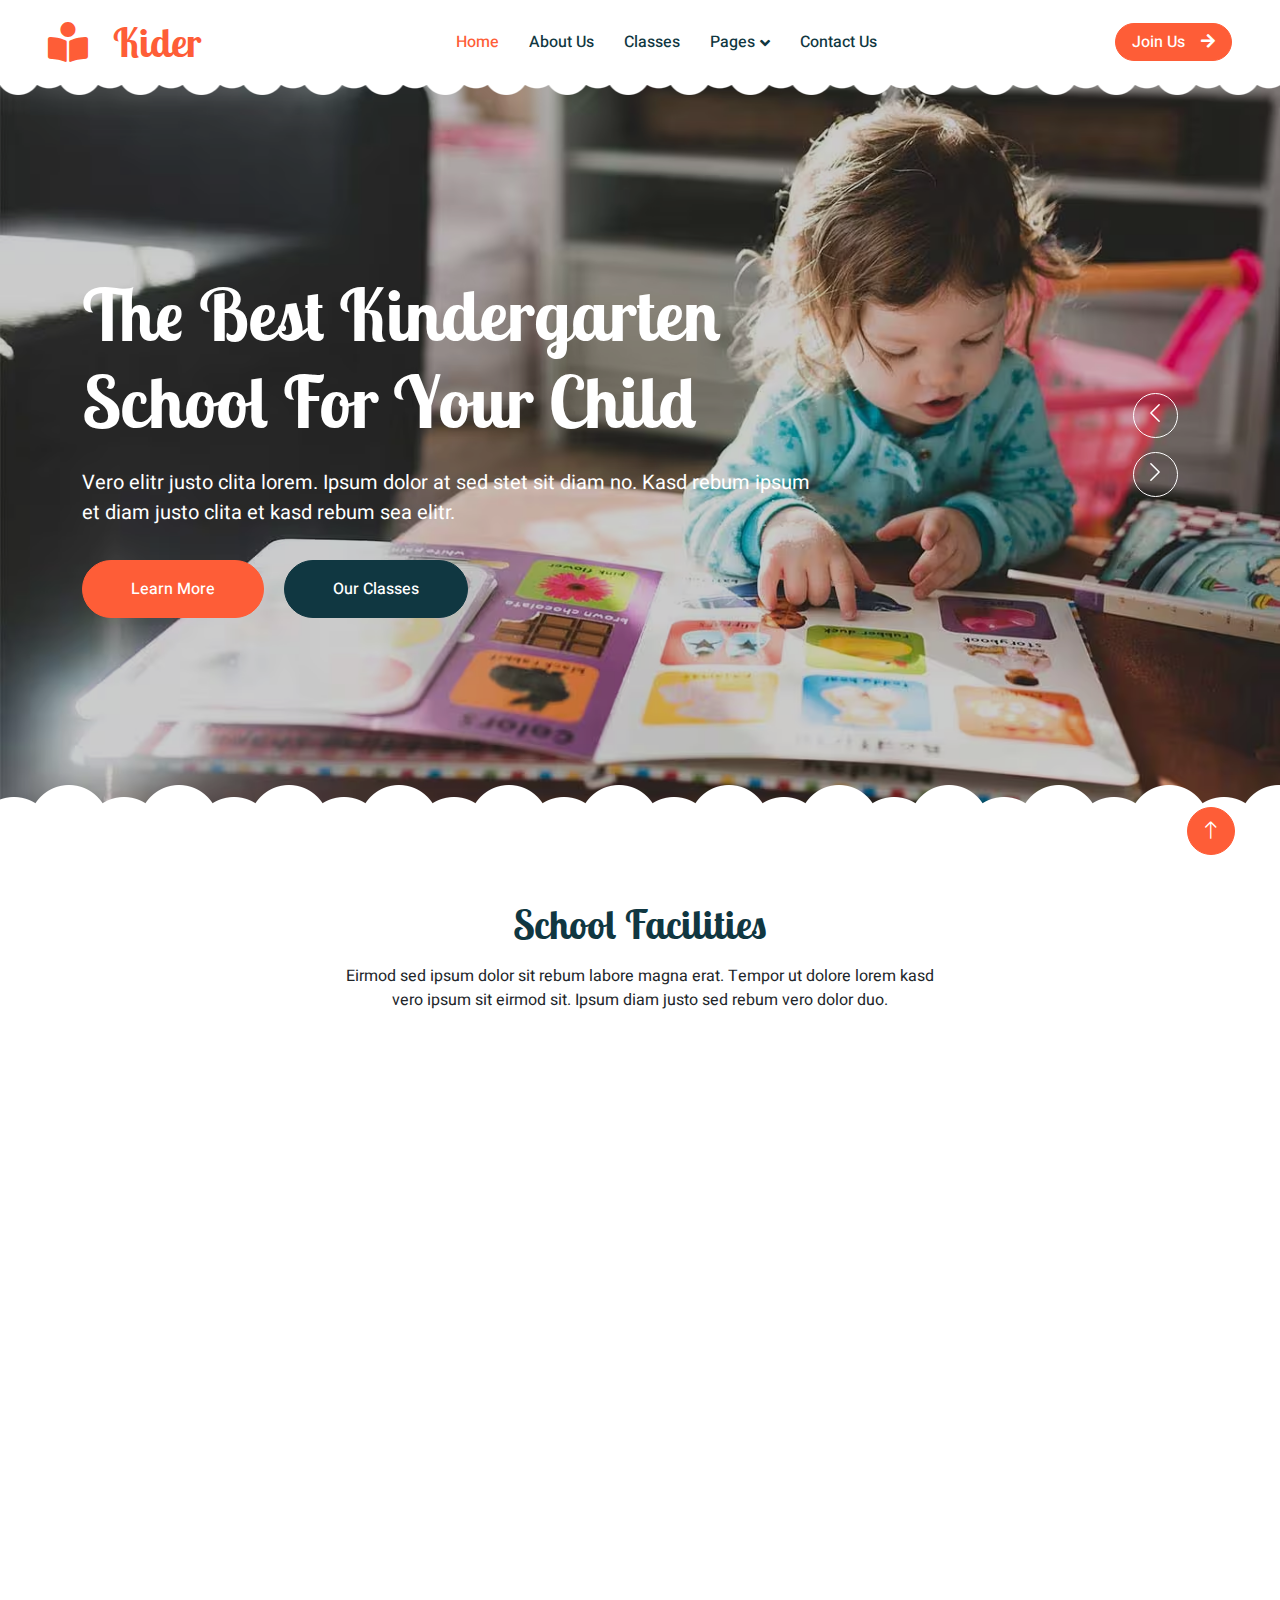
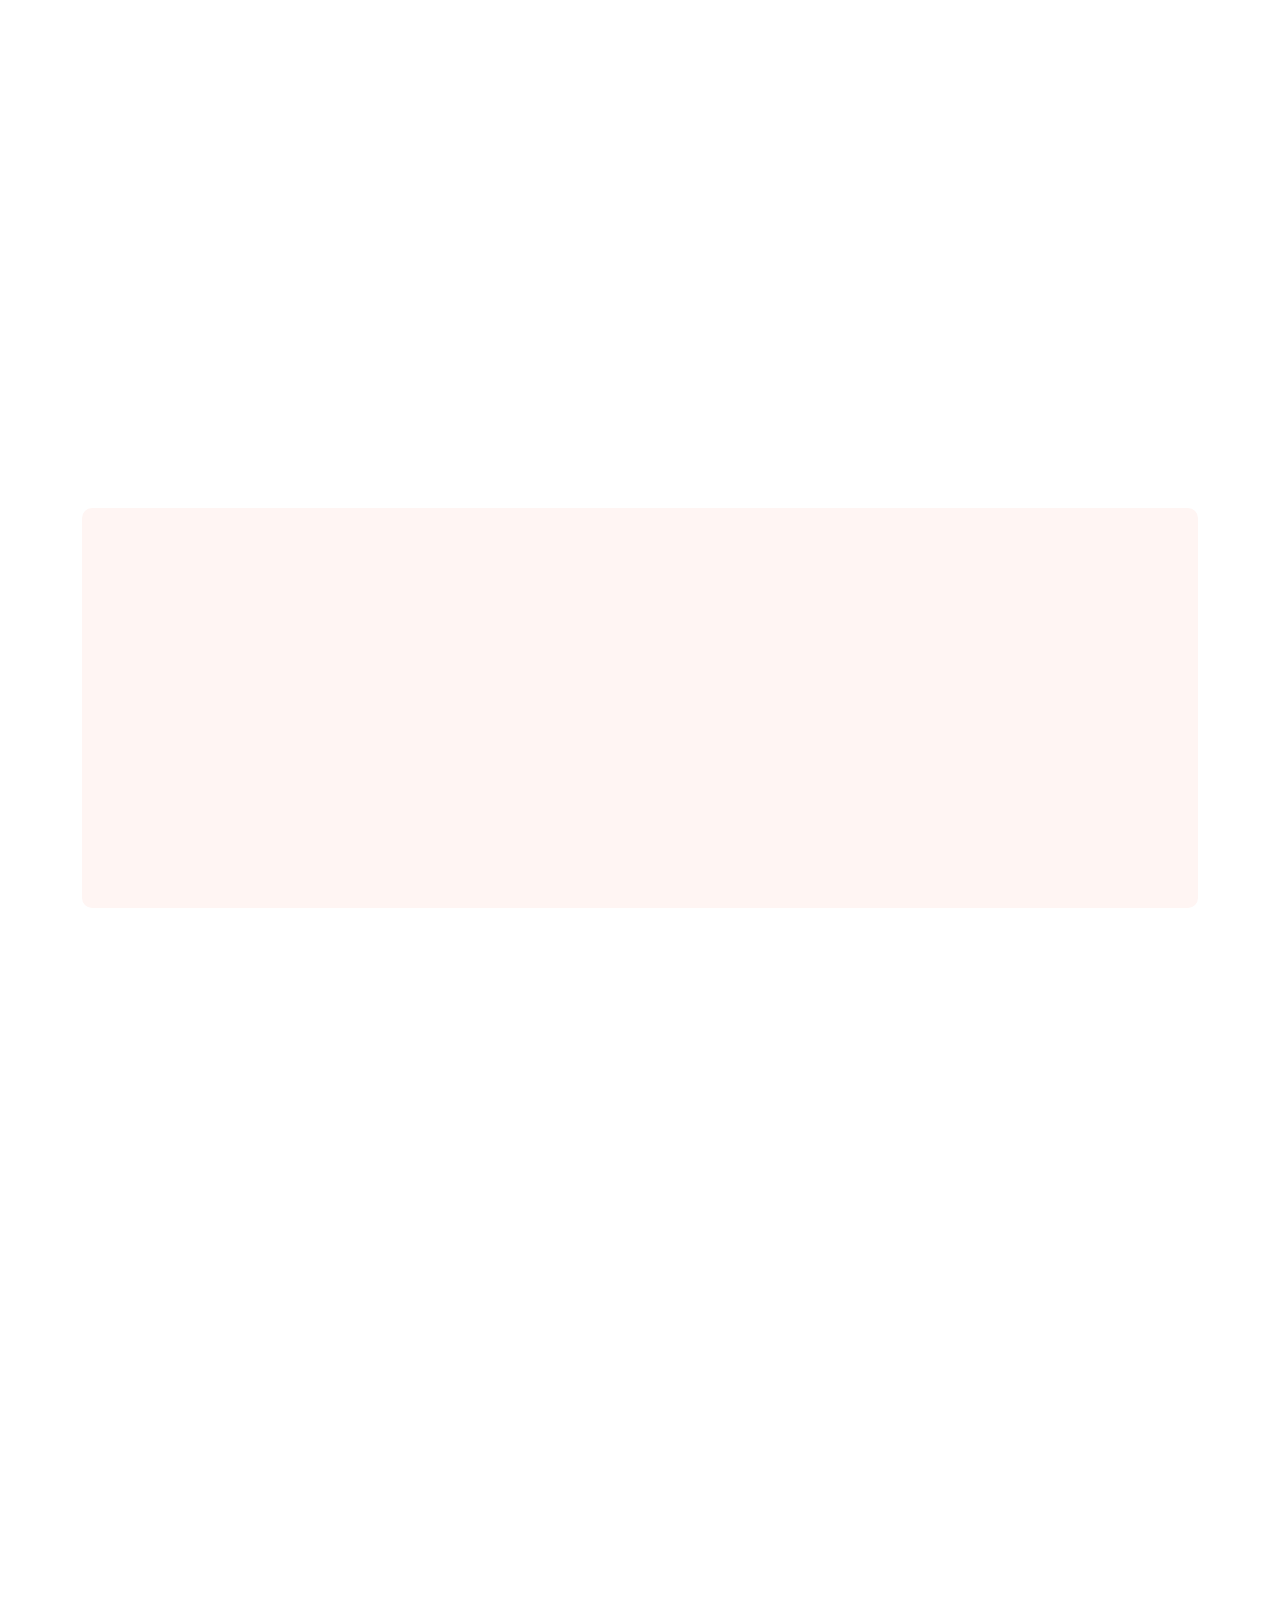
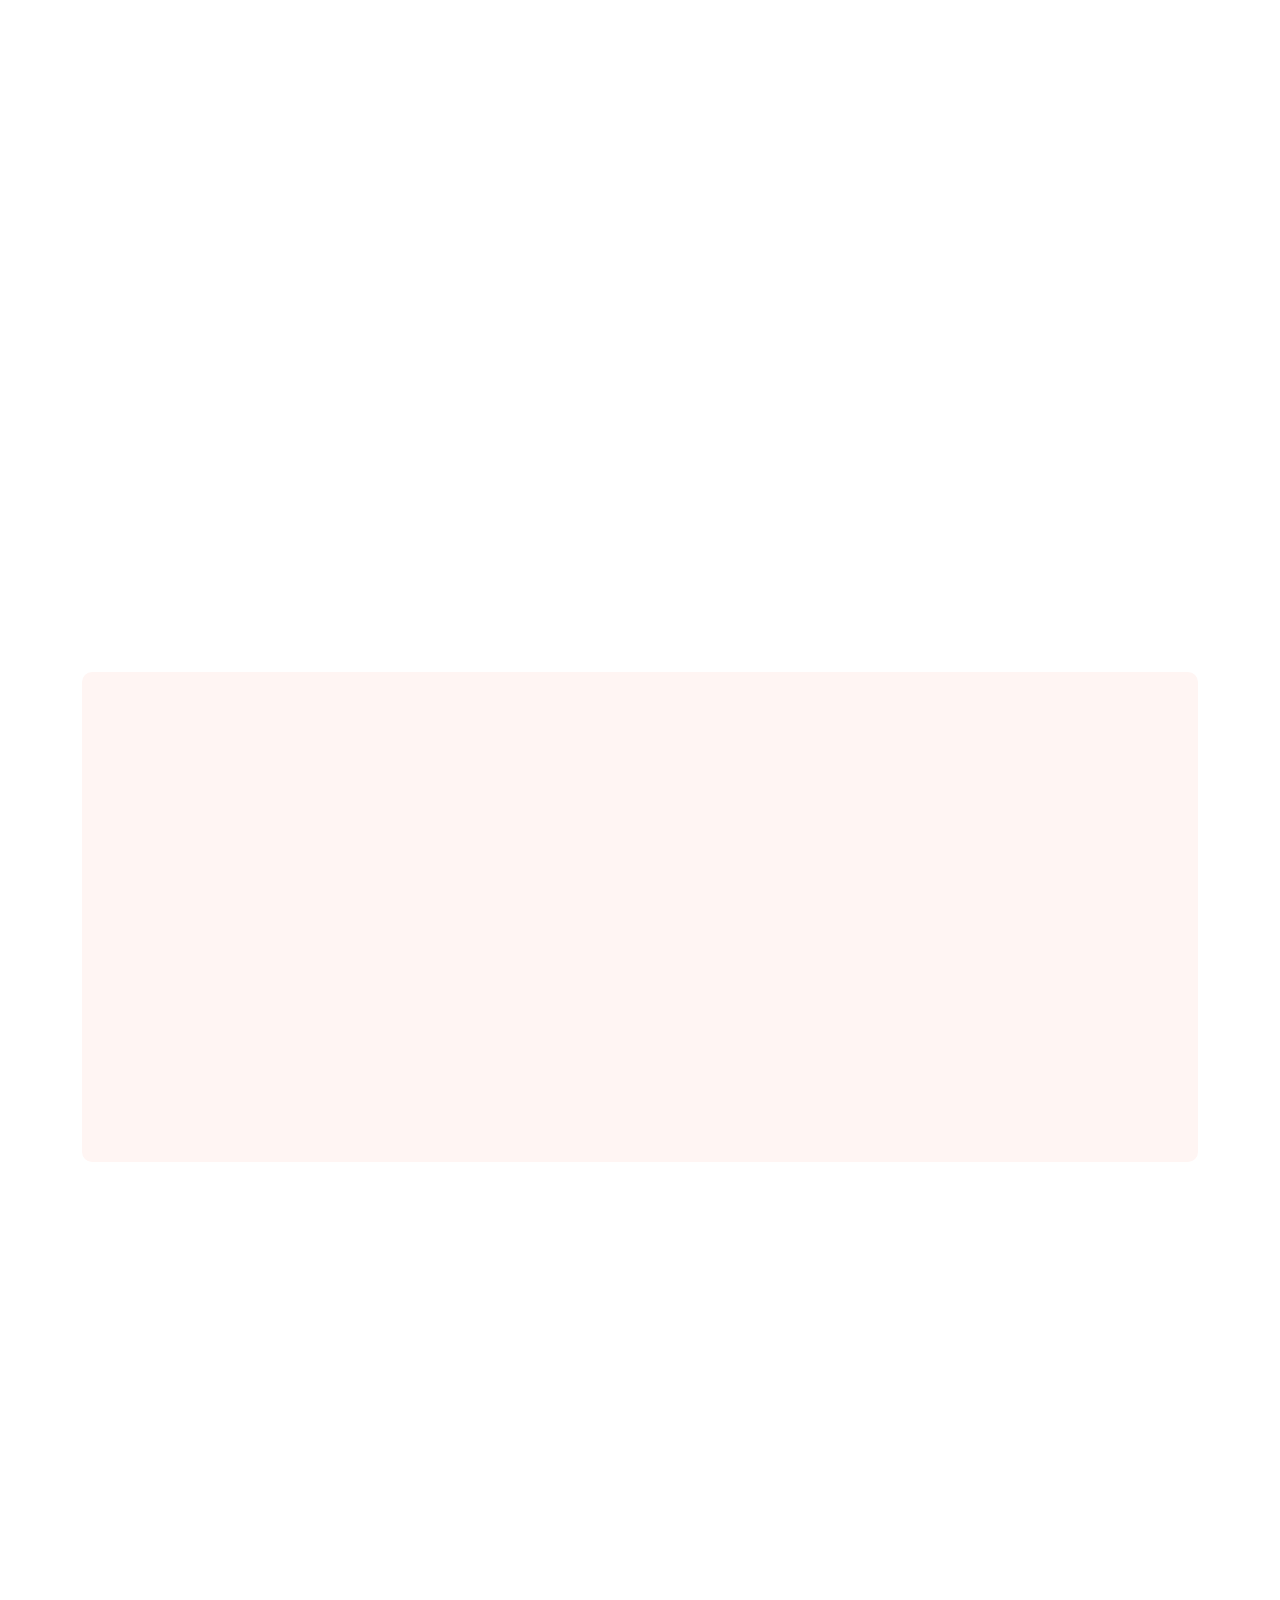
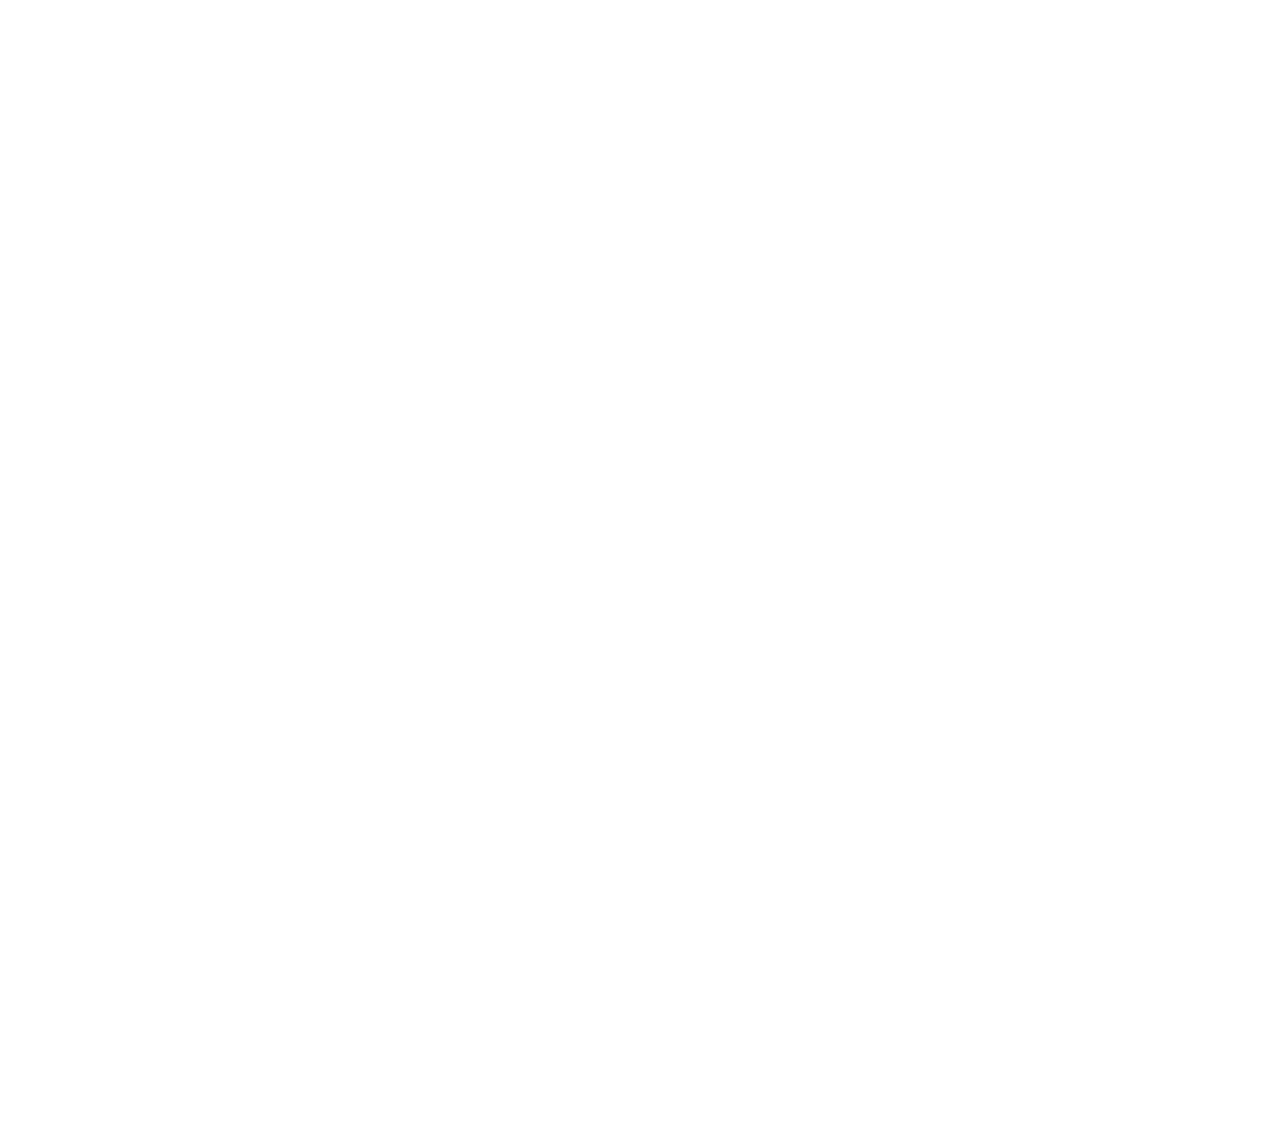
<file: index.html>
<!DOCTYPE html>
<html lang="en">

<head>
    <meta charset="utf-8">
    <title>Kider - Preschool Website Template</title>
    <meta name="description" content="Kider is a preschool website template that introduces school classes, facilities, and appointment booking for parents.">
    <meta content="width=device-width, initial-scale=1.0" name="viewport">
    <meta content="" name="keywords">
    <meta content="" name="description">

    <!-- Favicon -->
    <link href="img/favicon.ico" rel="icon">

    <!-- Preconnect for Fonts -->
    <link rel="preconnect" href="https://fonts.googleapis.com">
    <link rel="preconnect" href="https://fonts.gstatic.com" crossorigin>

    <!-- Google Fonts (lazy loaded) -->
    <link rel="preload" as="style" href="https://fonts.googleapis.com/css2?family=Heebo:wght@400;500;600&family=Inter:wght@600&family=Lobster+Two:wght@700&display=swap" onload="this.onload=null;this.rel='stylesheet'">
    <noscript>
        <link href="https://fonts.googleapis.com/css2?family=Heebo:wght@400;500;600&family=Inter:wght@600&family=Lobster+Two:wght@700&display=swap" rel="stylesheet">
    </noscript>

    <!-- Font Awesome (lazy loaded) -->
    <link rel="preload" as="style" href="https://cdnjs.cloudflare.com/ajax/libs/font-awesome/5.10.0/css/all.min.css" onload="this.onload=null;this.rel='stylesheet'">
    <noscript>
        <link href="https://cdnjs.cloudflare.com/ajax/libs/font-awesome/5.10.0/css/all.min.css" rel="stylesheet">
    </noscript>

    <!-- Bootstrap Icons (lazy loaded) -->
    <link rel="preload" as="style" href="https://cdn.jsdelivr.net/npm/bootstrap-icons@1.4.1/font/bootstrap-icons.css" onload="this.onload=null;this.rel='stylesheet'">
    <noscript>
        <link href="https://cdn.jsdelivr.net/npm/bootstrap-icons@1.4.1/font/bootstrap-icons.css" rel="stylesheet">
    </noscript>

    <!-- Libraries Stylesheet -->
    <link rel="preload" as="style" href="lib/animate/animate.min.css" onload="this.onload=null;this.rel='stylesheet'">
    <noscript>
        <link href="lib/animate/animate.min.css" rel="stylesheet">
    </noscript>

    <link rel="preload" as="style" href="lib/owlcarousel/assets/owl.carousel.min.css" onload="this.onload=null;this.rel='stylesheet'">
    <noscript>
        <link href="lib/owlcarousel/assets/owl.carousel.min.css" rel="stylesheet">
    </noscript>

    <!-- Customized Bootstrap Stylesheet (lazy loaded) -->
    <link rel="preload" as="style" href="css/bootstrap.min.css" onload="this.onload=null;this.rel='stylesheet'">
    <noscript>
        <link href="css/bootstrap.min.css" rel="stylesheet">
    </noscript>

    <!-- Template Stylesheet -->
    <link rel="preload" as="style" href="css/style.css" onload="this.onload=null;this.rel='stylesheet'">
    <noscript>
        <link href="css/style.css" rel="stylesheet">
    </noscript>
</head>


<body>
<div class="container-xxl bg-white p-0">
    <!-- Spinner Start -->
    <div id="spinner" class="show bg-white position-fixed translate-middle w-100 vh-100 top-50 start-50 d-flex align-items-center justify-content-center">
        <div class="spinner-border text-primary" style="width: 3rem; height: 3rem;" role="status">
            <span class="sr-only">Loading...</span>
        </div>
    </div>
    <!-- Spinner End -->


    <!-- Navbar Start -->
    <nav class="navbar navbar-expand-lg bg-white navbar-light sticky-top px-4 px-lg-5 py-lg-0">
        <a href="index.html" class="navbar-brand" aria-label="Go to homepage">
            <h1 class="m-0 text-primary">
                <i class="fa fa-book-reader me-3" aria-hidden="true"></i>
                Kider
            </h1>
        </a>
        <button type="button" class="navbar-toggler" data-bs-toggle="collapse" data-bs-target="#navbarCollapse" aria-label="Toggle navigation menu">
            <span class="navbar-toggler-icon"></span>
        </button>
        <div class="collapse navbar-collapse" id="navbarCollapse">
            <div class="navbar-nav mx-auto">
                <a href="index.html" class="nav-item nav-link active">Home</a>
                <a href="about.html" class="nav-item nav-link">About Us</a>
                <a href="classes.html" class="nav-item nav-link">Classes</a>
                <div class="nav-item dropdown">
                    <a href="#" class="nav-link dropdown-toggle" data-bs-toggle="dropdown">Pages</a>
                    <div class="dropdown-menu rounded-0 rounded-bottom border-0 shadow-sm m-0">
                        <a href="facility.html" class="dropdown-item">School Facilities</a>
                        <a href="team.html" class="dropdown-item">Popular Teachers</a>
                        <a href="call-to-action.html" class="dropdown-item">Become A Teachers</a>
                        <a href="appointment.html" class="dropdown-item">Make Appointment</a>
                        <a href="testimonial.html" class="dropdown-item">Testimonial</a>
                        <a href="404.html" class="dropdown-item">404 Error</a>
                    </div>
                </div>
                <a href="contact.html" class="nav-item nav-link">Contact Us</a>
            </div>
            <a href="" class="btn btn-primary rounded-pill px-3 d-none d-lg-block">Join Us<i class="fa fa-arrow-right ms-3"></i></a>
        </div>
    </nav>
    <!-- Navbar End -->


    <!-- Carousel Start -->
    <div class="container-fluid p-0 mb-5">
        <div class="owl-carousel header-carousel position-relative">
            <div class="owl-carousel-item position-relative">
                <img class="img-fluid" src="img/carousel-1.avif" alt="" width="1920" height="1080">
                <div class="position-absolute top-0 start-0 w-100 h-100 d-flex align-items-center" style="background: rgba(0, 0, 0, .2);" >
                    <div class="container">
                        <div class="row justify-content-start">
                            <div class="col-10 col-lg-8">
                                <h1 class="display-2 text-white animated slideInDown mb-4">The Best Kindergarten School For Your Child</h1>
                                <p class="fs-5 fw-medium text-white mb-4 pb-2">Vero elitr justo clita lorem. Ipsum dolor at sed stet sit diam no. Kasd rebum ipsum et diam justo clita et kasd rebum sea elitr.</p>
                                <a href="" class="btn btn-primary rounded-pill py-sm-3 px-sm-5 me-3 animated slideInLeft">Learn More</a>
                                <a href="" class="btn btn-dark rounded-pill py-sm-3 px-sm-5 animated slideInRight">Our Classes</a>
                            </div>
                        </div>
                    </div>
                </div>
            </div>
            <div class="owl-carousel-item position-relative">
                <img class="img-fluid" src="img/carousel-2.avif" alt="" width="1920" height="1080">
                <div class="position-absolute top-0 start-0 w-100 h-100 d-flex align-items-center" style="background: rgba(0, 0, 0, .2);">
                    <div class="container">
                        <div class="row justify-content-start">
                            <div class="col-10 col-lg-8">
                                <h1 class="display-2 text-white animated slideInDown mb-4">Make A Brighter Future For Your Child</h1>
                                <p class="fs-5 fw-medium text-white mb-4 pb-2">Vero elitr justo clita lorem. Ipsum dolor at sed stet sit diam no. Kasd rebum ipsum et diam justo clita et kasd rebum sea elitr.</p>
                                <a href="" class="btn btn-primary rounded-pill py-sm-3 px-sm-5 me-3 animated slideInLeft">Learn More</a>
                                <a href="" class="btn btn-dark rounded-pill py-sm-3 px-sm-5 animated slideInRight">Our Classes</a>
                            </div>
                        </div>
                    </div>
                </div>
            </div>
        </div>
    </div>
    <!-- Carousel End -->


    <!-- Facilities Start -->
    <div class="container-xxl py-5">
        <div class="container">
            <div class="text-center mx-auto mb-5 wow fadeInUp" data-wow-delay="0.1s" style="max-width: 600px;">
                <h1 class="mb-3">School Facilities</h1>
                <p>Eirmod sed ipsum dolor sit rebum labore magna erat. Tempor ut dolore lorem kasd vero ipsum sit eirmod sit. Ipsum diam justo sed rebum vero dolor duo.</p>
            </div>
            <div class="row g-4">
                <div class="col-lg-3 col-sm-6 wow fadeInUp" data-wow-delay="0.1s">
                    <div class="facility-item">
                        <div class="facility-icon bg-primary">
                            <span class="bg-primary"></span>
                            <i class="fa fa-bus-alt fa-3x text-primary"></i>
                            <span class="bg-primary"></span>
                        </div>
                        <div class="facility-text bg-primary">
                            <h3 class="text-primary mb-3">School Bus</h3>
                            <p class="mb-0">Eirmod sed ipsum dolor sit rebum magna erat lorem kasd vero ipsum sit</p>
                        </div>
                    </div>
                </div>
                <div class="col-lg-3 col-sm-6 wow fadeInUp" data-wow-delay="0.3s">
                    <div class="facility-item">
                        <div class="facility-icon bg-success">
                            <span class="bg-success"></span>
                            <i class="fa fa-futbol fa-3x text-success"></i>
                            <span class="bg-success"></span>
                        </div>
                        <div class="facility-text bg-success">
                            <h3 class="text-success mb-3">Playground</h3>
                            <p class="mb-0">Eirmod sed ipsum dolor sit rebum magna erat lorem kasd vero ipsum sit</p>
                        </div>
                    </div>
                </div>
                <div class="col-lg-3 col-sm-6 wow fadeInUp" data-wow-delay="0.5s">
                    <div class="facility-item">
                        <div class="facility-icon bg-warning">
                            <span class="bg-warning"></span>
                            <i class="fa fa-home fa-3x text-warning"></i>
                            <span class="bg-warning"></span>
                        </div>
                        <div class="facility-text bg-warning">
                            <h3 class="text-warning mb-3">Healthy Canteen</h3>
                            <p class="mb-0">Eirmod sed ipsum dolor sit rebum magna erat lorem kasd vero ipsum sit</p>
                        </div>
                    </div>
                </div>
                <div class="col-lg-3 col-sm-6 wow fadeInUp" data-wow-delay="0.7s">
                    <div class="facility-item">
                        <div class="facility-icon bg-info">
                            <span class="bg-info"></span>
                            <i class="fa fa-chalkboard-teacher fa-3x text-info"></i>
                            <span class="bg-info"></span>
                        </div>
                        <div class="facility-text bg-info">
                            <h3 class="text-info mb-3">Positive Learning</h3>
                            <p class="mb-0">Eirmod sed ipsum dolor sit rebum magna erat lorem kasd vero ipsum sit</p>
                        </div>
                    </div>
                </div>
            </div>
        </div>
    </div>
    <!-- Facilities End -->


    <!-- About Start -->
    <div class="container-xxl py-5">
        <div class="container">
            <div class="row g-5 align-items-center">
                <div class="col-lg-6 wow fadeInUp" data-wow-delay="0.1s">
                    <h1 class="mb-4">Learn More About Our Work And Our Cultural Activities</h1>
                    <p>Tempor erat elitr rebum at clita. Diam dolor diam ipsum sit. Aliqu diam amet diam et eos. Clita erat ipsum et lorem et sit, sed stet lorem sit clita duo justo magna dolore erat amet</p>
                    <p class="mb-4">Stet no et lorem dolor et diam, amet duo ut dolore vero eos. No stet est diam rebum amet diam ipsum. Clita clita labore, dolor duo nonumy clita sit at, sed sit sanctus dolor eos, ipsum labore duo duo sit no sea diam. Et dolor et kasd ea. Eirmod diam at dolor est vero nonumy magna.</p>
                    <div class="row g-4 align-items-center">
                        <div class="col-sm-6">
                            <a class="btn btn-primary rounded-pill py-3 px-5" href="">Read More</a>
                        </div>
                        <div class="col-sm-6">
                            <div class="d-flex align-items-center">
                                <img class="rounded-circle flex-shrink-0" src="img/user.avif" alt="" style="width: 45px; height: 45px;" loading="lazy">
                                <div class="ms-3">
                                    <h6 class="text-primary mb-1">Jhon Doe</h6>
                                    <small>CEO & Founder</small>
                                </div>
                            </div>
                        </div>
                    </div>
                </div>
                <div class="col-lg-6 about-img wow fadeInUp" data-wow-delay="0.5s">
                    <div class="row">
                        <div class="col-12 text-center">
                            <img class="img-fluid w-75 rounded-circle bg-light p-3" src="img/about-1.avif" alt="" loading="lazy" width="500" height="500">
                        </div>
                        <div class="col-6 text-start" style="margin-top: -150px;">
                            <img class="img-fluid w-100 rounded-circle bg-light p-3" src="img/about-2.avif" alt="" loading="lazy" width="500" height="500">
                        </div>
                        <div class="col-6 text-end" style="margin-top: -150px;">
                            <img class="img-fluid w-100 rounded-circle bg-light p-3" src="img/about-3.avif" alt="" loading="lazy" width="500" height="500">
                        </div>
                    </div>
                </div>
            </div>
        </div>
    </div>
    <!-- About End -->


    <!-- Call To Action Start -->
    <div class="container-xxl py-5">
        <div class="container">
            <div class="bg-light rounded">
                <div class="row g-0">
                    <div class="col-lg-6 wow fadeIn" data-wow-delay="0.1s" style="min-height: 400px;" >
                        <div class="position-relative h-100">
                            <img class="position-absolute w-100 h-100 rounded" src="img/call-to-action.avif" style="object-fit: cover;" loading="lazy" width="400" height="300">
                        </div>
                    </div>
                    <div class="col-lg-6 wow fadeIn" data-wow-delay="0.5s">
                        <div class="h-100 d-flex flex-column justify-content-center p-5">
                            <h1 class="mb-4">Become A Teacher</h1>
                            <p class="mb-4">Tempor erat elitr rebum at clita. Diam dolor diam ipsum sit. Aliqu diam amet diam et eos.
                                Clita erat ipsum et lorem et sit, sed stet lorem sit clita duo justo magna dolore erat amet
                            </p>
                            <a class="btn btn-primary py-3 px-5" href="">Get Started Now<i class="fa fa-arrow-right ms-2"></i></a>
                        </div>
                    </div>
                </div>
            </div>
        </div>
    </div>
    <!-- Call To Action End -->


    <!-- Classes Start -->
    <div class="container-xxl py-5">
        <div class="container">
            <div class="text-center mx-auto mb-5 wow fadeInUp" data-wow-delay="0.1s" style="max-width: 600px;" >
                <h1 class="mb-3">School Classes</h1>
                <p>Eirmod sed ipsum dolor sit rebum labore magna erat. Tempor ut dolore lorem kasd vero ipsum sit eirmod sit. Ipsum diam justo sed rebum vero dolor duo.</p>
            </div>
            <div class="row g-4">
                <div class="col-lg-4 col-md-6 wow fadeInUp" data-wow-delay="0.1s">
                    <div class="classes-item">
                        <div class="bg-light rounded-circle w-75 mx-auto p-3">
                            <img class="img-fluid rounded-circle" src="img/classes-1.avif" alt="" loading="lazy" width="400" height="400">
                        </div>
                        <div class="bg-light rounded p-4 pt-5 mt-n5">
                            <a class="d-block text-center h3 mt-3 mb-4" href="">Art & Drawing</a>
                            <div class="d-flex align-items-center justify-content-between mb-4">
                                <div class="d-flex align-items-center">
                                    <img class="rounded-circle flex-shrink-0" src="img/user.avif" alt="" style="width: 45px; height: 45px;" loading="lazy" width="400" height="300">
                                    <div class="ms-3">
                                        <h6 class="text-primary mb-1">Jhon Doe</h6>
                                        <small>Teacher</small>
                                    </div>
                                </div>
                                <span class="bg-primary text-white rounded-pill py-2 px-3" href="">$99</span>
                            </div>
                            <div class="row g-1">
                                <div class="col-4">
                                    <div class="border-top border-3 border-primary pt-2">
                                        <h6 class="text-primary mb-1">Age:</h6>
                                        <small>3-5 Years</small>
                                    </div>
                                </div>
                                <div class="col-4">
                                    <div class="border-top border-3 border-success pt-2">
                                        <h6 class="text-success mb-1">Time:</h6>
                                        <small>9-10 AM</small>
                                    </div>
                                </div>
                                <div class="col-4">
                                    <div class="border-top border-3 border-warning pt-2">
                                        <h6 class="text-warning mb-1">Capacity:</h6>
                                        <small>30 Kids</small>
                                    </div>
                                </div>
                            </div>
                        </div>
                    </div>
                </div>
                <div class="col-lg-4 col-md-6 wow fadeInUp" data-wow-delay="0.3s">
                    <div class="classes-item">
                        <div class="bg-light rounded-circle w-75 mx-auto p-3">
                            <img class="img-fluid rounded-circle" src="img/classes-2.avif" alt="" loading="lazy" width="400" height="400">
                        </div>
                        <div class="bg-light rounded p-4 pt-5 mt-n5">
                            <a class="d-block text-center h3 mt-3 mb-4" href="">Color Management</a>
                            <div class="d-flex align-items-center justify-content-between mb-4">
                                <div class="d-flex align-items-center">
                                    <img class="rounded-circle flex-shrink-0" src="img/user.avif" alt="" style="width: 45px; height: 45px;" loading="lazy" width="400" height="300">
                                    <div class="ms-3">
                                        <h6 class="text-primary mb-1">Jhon Doe</h6>
                                        <small>Teacher</small>
                                    </div>
                                </div>
                                <span class="bg-primary text-white rounded-pill py-2 px-3" href="">$99</span>
                            </div>
                            <div class="row g-1">
                                <div class="col-4">
                                    <div class="border-top border-3 border-primary pt-2">
                                        <h6 class="text-primary mb-1">Age:</h6>
                                        <small>3-5 Years</small>
                                    </div>
                                </div>
                                <div class="col-4">
                                    <div class="border-top border-3 border-success pt-2">
                                        <h6 class="text-success mb-1">Time:</h6>
                                        <small>9-10 AM</small>
                                    </div>
                                </div>
                                <div class="col-4">
                                    <div class="border-top border-3 border-warning pt-2">
                                        <h6 class="text-warning mb-1">Capacity:</h6>
                                        <small>30 Kids</small>
                                    </div>
                                </div>
                            </div>
                        </div>
                    </div>
                </div>
                <div class="col-lg-4 col-md-6 wow fadeInUp" data-wow-delay="0.5s">
                    <div class="classes-item">
                        <div class="bg-light rounded-circle w-75 mx-auto p-3">
                            <img class="img-fluid rounded-circle" src="img/classes-3.avif" alt="" loading="lazy" width="400" height="400">
                        </div>
                        <div class="bg-light rounded p-4 pt-5 mt-n5">
                            <a class="d-block text-center h3 mt-3 mb-4" href="">Athletic & Dance</a>
                            <div class="d-flex align-items-center justify-content-between mb-4">
                                <div class="d-flex align-items-center">
                                    <img class="rounded-circle flex-shrink-0" src="img/user.avif" alt="" style="width: 45px; height: 45px;" loading="lazy" width="400" height="300">
                                    <div class="ms-3">
                                        <h6 class="text-primary mb-1">Jhon Doe</h6>
                                        <small>Teacher</small>
                                    </div>
                                </div>
                                <span class="bg-primary text-white rounded-pill py-2 px-3" href="">$99</span>
                            </div>
                            <div class="row g-1">
                                <div class="col-4">
                                    <div class="border-top border-3 border-primary pt-2">
                                        <h6 class="text-primary mb-1">Age:</h6>
                                        <small>3-5 Years</small>
                                    </div>
                                </div>
                                <div class="col-4">
                                    <div class="border-top border-3 border-success pt-2">
                                        <h6 class="text-success mb-1">Time:</h6>
                                        <small>9-10 AM</small>
                                    </div>
                                </div>
                                <div class="col-4">
                                    <div class="border-top border-3 border-warning pt-2">
                                        <h6 class="text-warning mb-1">Capacity:</h6>
                                        <small>30 Kids</small>
                                    </div>
                                </div>
                            </div>
                        </div>
                    </div>
                </div>
                <div class="col-lg-4 col-md-6 wow fadeInUp" data-wow-delay="0.1s">
                    <div class="classes-item">
                        <div class="bg-light rounded-circle w-75 mx-auto p-3">
                            <img class="img-fluid rounded-circle" src="img/classes-4.avif" alt="" loading="lazy" width="400" height="400">
                        </div>
                        <div class="bg-light rounded p-4 pt-5 mt-n5">
                            <a class="d-block text-center h3 mt-3 mb-4" href="">Language & Speaking</a>
                            <div class="d-flex align-items-center justify-content-between mb-4">
                                <div class="d-flex align-items-center">
                                    <img class="rounded-circle flex-shrink-0" src="img/user.avif" alt="" style="width: 45px; height: 45px;" loading="lazy" width="400" height="300">
                                    <div class="ms-3">
                                        <h6 class="text-primary mb-1">Jhon Doe</h6>
                                        <small>Teacher</small>
                                    </div>
                                </div>
                                <span class="bg-primary text-white rounded-pill py-2 px-3" href="">$99</span>
                            </div>
                            <div class="row g-1">
                                <div class="col-4">
                                    <div class="border-top border-3 border-primary pt-2">
                                        <h6 class="text-primary mb-1">Age:</h6>
                                        <small>3-5 Years</small>
                                    </div>
                                </div>
                                <div class="col-4">
                                    <div class="border-top border-3 border-success pt-2">
                                        <h6 class="text-success mb-1">Time:</h6>
                                        <small>9-10 AM</small>
                                    </div>
                                </div>
                                <div class="col-4">
                                    <div class="border-top border-3 border-warning pt-2">
                                        <h6 class="text-warning mb-1">Capacity:</h6>
                                        <small>30 Kids</small>
                                    </div>
                                </div>
                            </div>
                        </div>
                    </div>
                </div>
                <div class="col-lg-4 col-md-6 wow fadeInUp" data-wow-delay="0.3s">
                    <div class="classes-item">
                        <div class="bg-light rounded-circle w-75 mx-auto p-3">
                            <img class="img-fluid rounded-circle" src="img/classes-5.avif" alt="" loading="lazy" width="400" height="400">
                        </div>
                        <div class="bg-light rounded p-4 pt-5 mt-n5">
                            <a class="d-block text-center h3 mt-3 mb-4" href="">Religion & History</a>
                            <div class="d-flex align-items-center justify-content-between mb-4">
                                <div class="d-flex align-items-center">
                                    <img class="rounded-circle flex-shrink-0" src="img/user.avif" alt="" style="width: 45px; height: 45px;" loading="lazy" width="400" height="300">
                                    <div class="ms-3">
                                        <h6 class="text-primary mb-1">Jhon Doe</h6>
                                        <small>Teacher</small>
                                    </div>
                                </div>
                                <span class="bg-primary text-white rounded-pill py-2 px-3" href="">$99</span>
                            </div>
                            <div class="row g-1">
                                <div class="col-4">
                                    <div class="border-top border-3 border-primary pt-2">
                                        <h6 class="text-primary mb-1">Age:</h6>
                                        <small>3-5 Years</small>
                                    </div>
                                </div>
                                <div class="col-4">
                                    <div class="border-top border-3 border-success pt-2">
                                        <h6 class="text-success mb-1">Time:</h6>
                                        <small>9-10 AM</small>
                                    </div>
                                </div>
                                <div class="col-4">
                                    <div class="border-top border-3 border-warning pt-2">
                                        <h6 class="text-warning mb-1">Capacity:</h6>
                                        <small>30 Kids</small>
                                    </div>
                                </div>
                            </div>
                        </div>
                    </div>
                </div>
                <div class="col-lg-4 col-md-6 wow fadeInUp" data-wow-delay="0.5s">
                    <div class="classes-item">
                        <div class="bg-light rounded-circle w-75 mx-auto p-3">
                            <img class="img-fluid rounded-circle" src="img/classes-6.avif" alt="" loading="lazy" width="400" height="400">
                        </div>
                        <div class="bg-light rounded p-4 pt-5 mt-n5">
                            <a class="d-block text-center h3 mt-3 mb-4" href="">General Knowledge</a>
                            <div class="d-flex align-items-center justify-content-between mb-4">
                                <div class="d-flex align-items-center">
                                    <img class="rounded-circle flex-shrink-0" src="img/user.avif" alt="" style="width: 45px; height: 45px;" loading="lazy" width="400" height="300">
                                    <div class="ms-3">
                                        <h6 class="text-primary mb-1">Jhon Doe</h6>
                                        <small>Teacher</small>
                                    </div>
                                </div>
                                <span class="bg-primary text-white rounded-pill py-2 px-3" href="">$99</span>
                            </div>
                            <div class="row g-1">
                                <div class="col-4">
                                    <div class="border-top border-3 border-primary pt-2">
                                        <h6 class="text-primary mb-1">Age:</h6>
                                        <small>3-5 Years</small>
                                    </div>
                                </div>
                                <div class="col-4">
                                    <div class="border-top border-3 border-success pt-2">
                                        <h6 class="text-success mb-1">Time:</h6>
                                        <small>9-10 AM</small>
                                    </div>
                                </div>
                                <div class="col-4">
                                    <div class="border-top border-3 border-warning pt-2">
                                        <h6 class="text-warning mb-1">Capacity:</h6>
                                        <small>30 Kids</small>
                                    </div>
                                </div>
                            </div>
                        </div>
                    </div>
                </div>
            </div>
        </div>
    </div>
    <!-- Classes End -->


    <!-- Appointment Start -->
    <div class="container-xxl py-5">
        <div class="container">
            <div class="bg-light rounded">
                <div class="row g-0">
                    <div class="col-lg-6 wow fadeIn" data-wow-delay="0.1s">
                        <div class="h-100 d-flex flex-column justify-content-center p-5">
                            <h1 class="mb-4">Make Appointment</h1>
                            <form>
                                <div class="row g-3">
                                    <div class="col-sm-6">
                                        <div class="form-floating">
                                            <input type="text" class="form-control border-0" id="gname" placeholder="Gurdian Name">
                                            <label for="gname">Gurdian Name</label>
                                        </div>
                                    </div>
                                    <div class="col-sm-6">
                                        <div class="form-floating">
                                            <input type="email" class="form-control border-0" id="gmail" placeholder="Gurdian Email">
                                            <label for="gmail">Gurdian Email</label>
                                        </div>
                                    </div>
                                    <div class="col-sm-6">
                                        <div class="form-floating">
                                            <input type="text" class="form-control border-0" id="cname" placeholder="Child Name">
                                            <label for="cname">Child Name</label>
                                        </div>
                                    </div>
                                    <div class="col-sm-6">
                                        <div class="form-floating">
                                            <input type="text" class="form-control border-0" id="cage" placeholder="Child Age">
                                            <label for="cage">Child Age</label>
                                        </div>
                                    </div>
                                    <div class="col-12">
                                        <div class="form-floating">
                                            <textarea class="form-control border-0" placeholder="Leave a message here" id="message" style="height: 100px"></textarea>
                                            <label for="message">Message</label>
                                        </div>
                                    </div>
                                    <div class="col-12">
                                        <button class="btn btn-primary w-100 py-3" type="submit">Submit</button>
                                    </div>
                                </div>
                            </form>
                        </div>
                    </div>
                    <div class="col-lg-6 wow fadeIn" data-wow-delay="0.5s" style="min-height: 400px;">
                        <div class="position-relative h-100">
                            <img class="position-absolute w-100 h-100 rounded" src="img/appointment.avif" style="object-fit: cover;" loading="lazy" width="1200" height="800">
                        </div>
                    </div>
                </div>
            </div>
        </div>
    </div>
    <!-- Appointment End -->


    <!-- Team Start -->
    <div class="container-xxl py-5">
        <div class="container">
            <div class="text-center mx-auto mb-5 wow fadeInUp" data-wow-delay="0.1s" style="max-width: 600px;">
                <h1 class="mb-3">Popular Teachers</h1>
                <p>Eirmod sed ipsum dolor sit rebum labore magna erat. Tempor ut dolore lorem kasd vero ipsum sit
                    eirmod sit. Ipsum diam justo sed rebum vero dolor duo.</p>
            </div>
            <div class="row g-4">
                <div class="col-lg-4 col-md-6 wow fadeInUp" data-wow-delay="0.1s">
                    <div class="team-item position-relative">
                        <img class="img-fluid rounded-circle w-75" src="img/team-1.avif" alt="" loading="lazy" width="400" height="300">
                        <div class="team-text">
                            <h3>Full Name</h3>
                            <p>Designation</p>
                            <div class="d-flex align-items-center">
                                <a class="btn btn-square btn-primary mx-1" href=""><i class="fab fa-facebook-f"></i></a>
                                <a class="btn btn-square btn-primary  mx-1" href=""><i class="fab fa-twitter"></i></a>
                                <a class="btn btn-square btn-primary  mx-1" href=""><i class="fab fa-instagram"></i></a>
                            </div>
                        </div>
                    </div>
                </div>
                <div class="col-lg-4 col-md-6 wow fadeInUp" data-wow-delay="0.3s">
                    <div class="team-item position-relative">
                        <img class="img-fluid rounded-circle w-75" src="img/team-2.avif" alt="" loading="lazy" width="400" height="300">
                        <div class="team-text">
                            <h3>Full Name</h3>
                            <p>Designation</p>
                            <div class="d-flex align-items-center">
                                <a class="btn btn-square btn-primary mx-1" href=""><i class="fab fa-facebook-f"></i></a>
                                <a class="btn btn-square btn-primary  mx-1" href=""><i class="fab fa-twitter"></i></a>
                                <a class="btn btn-square btn-primary  mx-1" href=""><i class="fab fa-instagram"></i></a>
                            </div>
                        </div>
                    </div>
                </div>
                <div class="col-lg-4 col-md-6 wow fadeInUp" data-wow-delay="0.5s">
                    <div class="team-item position-relative">
                        <img class="img-fluid rounded-circle w-75" src="img/team-3.avif" alt="" loading="lazy" width="400" height="300">
                        <div class="team-text">
                            <h3>Full Name</h3>
                            <p>Designation</p>
                            <div class="d-flex align-items-center">
                                <a class="btn btn-square btn-primary mx-1" href=""><i class="fab fa-facebook-f"></i></a>
                                <a class="btn btn-square btn-primary  mx-1" href=""><i class="fab fa-twitter"></i></a>
                                <a class="btn btn-square btn-primary  mx-1" href=""><i class="fab fa-instagram"></i></a>
                            </div>
                        </div>
                    </div>
                </div>
            </div>
        </div>
    </div>
    <!-- Team End -->


    <!-- Testimonial Start -->
    <div class="container-xxl py-5">
        <div class="container">
            <div class="text-center mx-auto mb-5 wow fadeInUp" data-wow-delay="0.1s" style="max-width: 600px;">
                <h1 class="mb-3">Our Clients Say!</h1>
                <p>Eirmod sed ipsum dolor sit rebum labore magna erat. Tempor ut dolore lorem kasd vero ipsum sit eirmod sit. Ipsum diam justo sed rebum vero dolor duo.</p>
            </div>
            <div class="owl-carousel testimonial-carousel wow fadeInUp" data-wow-delay="0.1s">
                <div class="testimonial-item bg-light rounded p-5">
                    <p class="fs-5">Tempor stet labore dolor clita stet diam amet ipsum dolor duo ipsum rebum stet dolor amet diam stet. Est stet ea lorem amet est kasd kasd erat eos</p>
                    <div class="d-flex align-items-center bg-white me-n5" style="border-radius: 50px 0 0 50px;">
                        <img class="img-fluid flex-shrink-0 rounded-circle" src="img/testimonial-1.avif" style="width: 90px; height: 90px;" loading="lazy" width="400" height="300">
                        <div class="ps-3">
                            <h3 class="mb-1">Client Name</h3>
                            <span>Profession</span>
                        </div>
                        <i class="fa fa-quote-right fa-3x text-primary ms-auto d-none d-sm-flex"></i>
                    </div>
                </div>
                <div class="testimonial-item bg-light rounded p-5">
                    <p class="fs-5">Tempor stet labore dolor clita stet diam amet ipsum dolor duo ipsum rebum stet dolor amet diam stet. Est stet ea lorem amet est kasd kasd erat eos</p>
                    <div class="d-flex align-items-center bg-white me-n5" style="border-radius: 50px 0 0 50px;">
                        <img class="img-fluid flex-shrink-0 rounded-circle" src="img/testimonial-2.avif" style="width: 90px; height: 90px;" loading="lazy" width="400" height="300">
                        <div class="ps-3">
                            <h3 class="mb-1">Client Name</h3>
                            <span>Profession</span>
                        </div>
                        <i class="fa fa-quote-right fa-3x text-primary ms-auto d-none d-sm-flex"></i>
                    </div>
                </div>
                <div class="testimonial-item bg-light rounded p-5">
                    <p class="fs-5">Tempor stet labore dolor clita stet diam amet ipsum dolor duo ipsum rebum stet dolor amet diam stet. Est stet ea lorem amet est kasd kasd erat eos</p>
                    <div class="d-flex align-items-center bg-white me-n5" style="border-radius: 50px 0 0 50px;">
                        <img class="img-fluid flex-shrink-0 rounded-circle" src="img/testimonial-3.avif" style="width: 90px; height: 90px;" loading="lazy" width="400" height="300">
                        <div class="ps-3">
                            <h3 class="mb-1">Client Name</h3>
                            <span>Profession</span>
                        </div>
                        <i class="fa fa-quote-right fa-3x text-primary ms-auto d-none d-sm-flex"></i>
                    </div>
                </div>
            </div>
        </div>
    </div>
    <!-- Testimonial End -->


    <!-- Footer Start -->
    <div class="container-fluid bg-dark text-white-50 footer pt-5 mt-5 wow fadeIn" data-wow-delay="0.1s">
        <div class="container py-5">
            <div class="row g-5">
                <div class="col-lg-3 col-md-6">
                    <h3 class="text-white mb-4">Get In Touch</h3>
                    <p class="mb-2"><i class="fa fa-map-marker-alt me-3"></i>123 Street, New York, USA</p>
                    <p class="mb-2"><i class="fa fa-phone-alt me-3"></i>+012 345 67890</p>
                    <p class="mb-2"><i class="fa fa-envelope me-3"></i>info@example.com</p>
                    <div class="d-flex pt-2">
                        <a class="btn btn-outline-light btn-social" href=""><i class="fab fa-twitter"></i></a>
                        <a class="btn btn-outline-light btn-social" href=""><i class="fab fa-facebook-f"></i></a>
                        <a class="btn btn-outline-light btn-social" href=""><i class="fab fa-youtube"></i></a>
                        <a class="btn btn-outline-light btn-social" href=""><i class="fab fa-linkedin-in"></i></a>
                    </div>
                </div>
                <div class="col-lg-3 col-md-6">
                    <h3 class="text-white mb-4">Quick Links</h3>
                    <a class="btn btn-link text-white-50" href="">About Us</a>
                    <a class="btn btn-link text-white-50" href="">Contact Us</a>
                    <a class="btn btn-link text-white-50" href="">Our Services</a>
                    <a class="btn btn-link text-white-50" href="">Privacy Policy</a>
                    <a class="btn btn-link text-white-50" href="">Terms & Condition</a>
                </div>
                <div class="col-lg-3 col-md-6">
                    <h3 class="text-white mb-4">Photo Gallery</h3>
                    <div class="row g-2 pt-2">
                        <div class="col-4">
                            <img class="img-fluid rounded bg-light p-1" src="img/classes-1.avif" alt="" loading="lazy" width="400" height="300">
                        </div>
                        <div class="col-4">
                            <img class="img-fluid rounded bg-light p-1" src="img/classes-2.avif" alt="" loading="lazy" width="400" height="300">
                        </div>
                        <div class="col-4">
                            <img class="img-fluid rounded bg-light p-1" src="img/classes-3.avif" alt="" loading="lazy" width="400" height="300">
                        </div>
                        <div class="col-4">
                            <img class="img-fluid rounded bg-light p-1" src="img/classes-4.avif" alt="" loading="lazy" width="400" height="300">
                        </div>
                        <div class="col-4">
                            <img class="img-fluid rounded bg-light p-1" src="img/classes-5.avif" alt="" loading="lazy" width="400" height="300">
                        </div>
                        <div class="col-4">
                            <img class="img-fluid rounded bg-light p-1" src="img/classes-6.avif" alt="" loading="lazy" width="400" height="300">
                        </div>
                    </div>
                </div>
                <div class="col-lg-3 col-md-6">
                    <h3 class="text-white mb-4">Newsletter</h3>
                    <p>Dolor amet sit justo amet elitr clita ipsum elitr est.</p>
                    <div class="position-relative mx-auto" style="max-width: 400px;">
                        <input class="form-control bg-transparent w-100 py-3 ps-4 pe-5" type="text" placeholder="Your email">
                        <button type="button" class="btn btn-primary py-2 position-absolute top-0 end-0 mt-2 me-2">SignUp</button>
                    </div>
                </div>
            </div>
        </div>
        <div class="container">
            <div class="copyright">
                <div class="row">
                    <div class="col-md-6 text-center text-md-start mb-3 mb-md-0">
                        &copy; <a class="border-bottom" href="#">Your Site Name</a>, All Right Reserved.

                        <!--/*** This template is free as long as you keep the footer author’s credit link/attribution link/backlink. If you'd like to use the template without the footer author’s credit link/attribution link/backlink, you can purchase the Credit Removal License from "https://htmlcodex.com/credit-removal". Thank you for your support. ***/-->
                        Designed By <a class="border-bottom" href="https://htmlcodex.com">HTML Codex</a>
                    </div>
                    <div class="col-md-6 text-center text-md-end">
                        <div class="footer-menu">
                            <a href="">Home</a>
                            <a href="">Cookies</a>
                            <a href="">Help</a>
                            <a href="">FQAs</a>
                        </div>
                    </div>
                </div>
            </div>
        </div>
    </div>
    <!-- Footer End -->

    <!-- Back to Top -->
    <a href="#" class="btn btn-lg btn-primary btn-lg-square back-to-top"><i class="bi bi-arrow-up"></i></a>
</div>

<!-- JavaScript Libraries -->
<script src="https://code.jquery.com/jquery-3.4.1.min.js"></script>
<script src="https://cdn.jsdelivr.net/npm/bootstrap@5.0.0/dist/js/bootstrap.bundle.min.js"></script>
<script src="lib/wow/wow.min.js"></script>
<script src="lib/easing/easing.min.js"></script>
<script src="lib/waypoints/waypoints.min.js"></script>
<script src="lib/owlcarousel/owl.carousel.min.js"></script>

<!-- Template Javascript -->
<script src="js/main.js"></script>
</body>

</html>
</file>
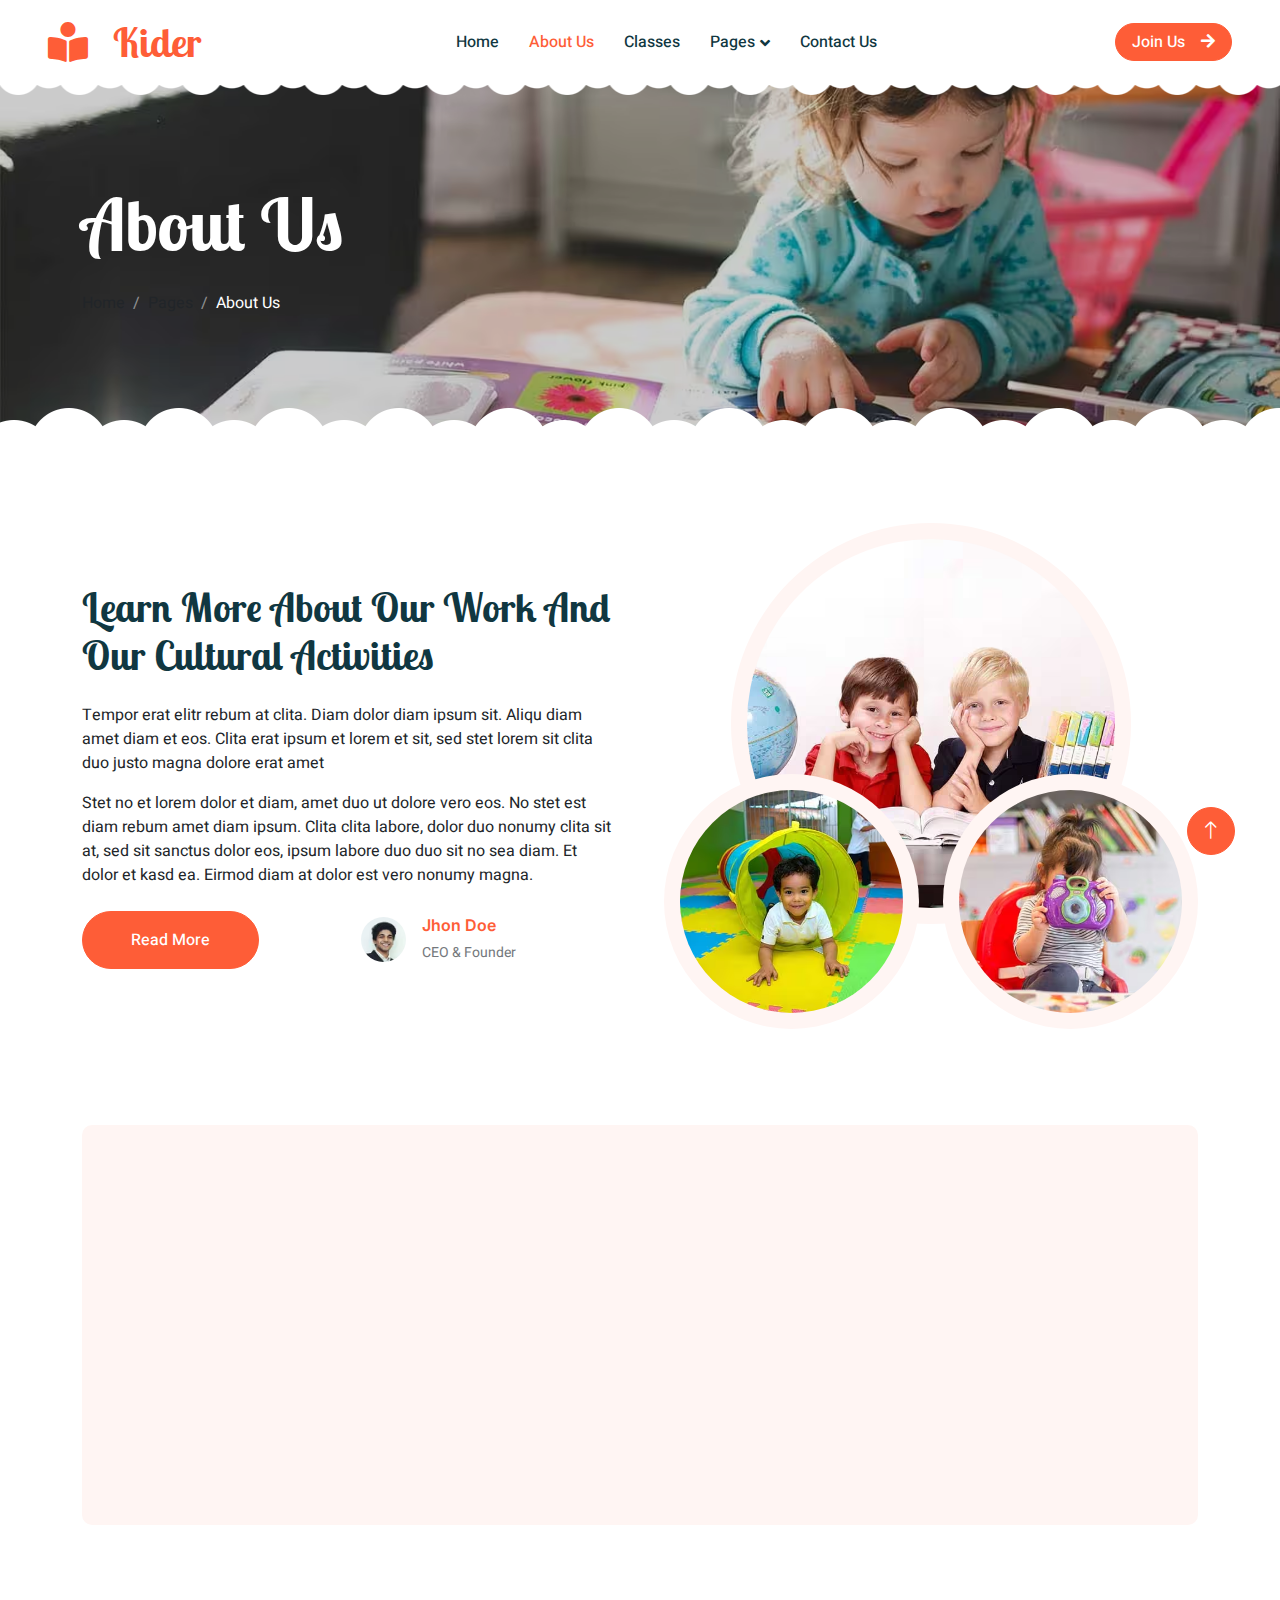
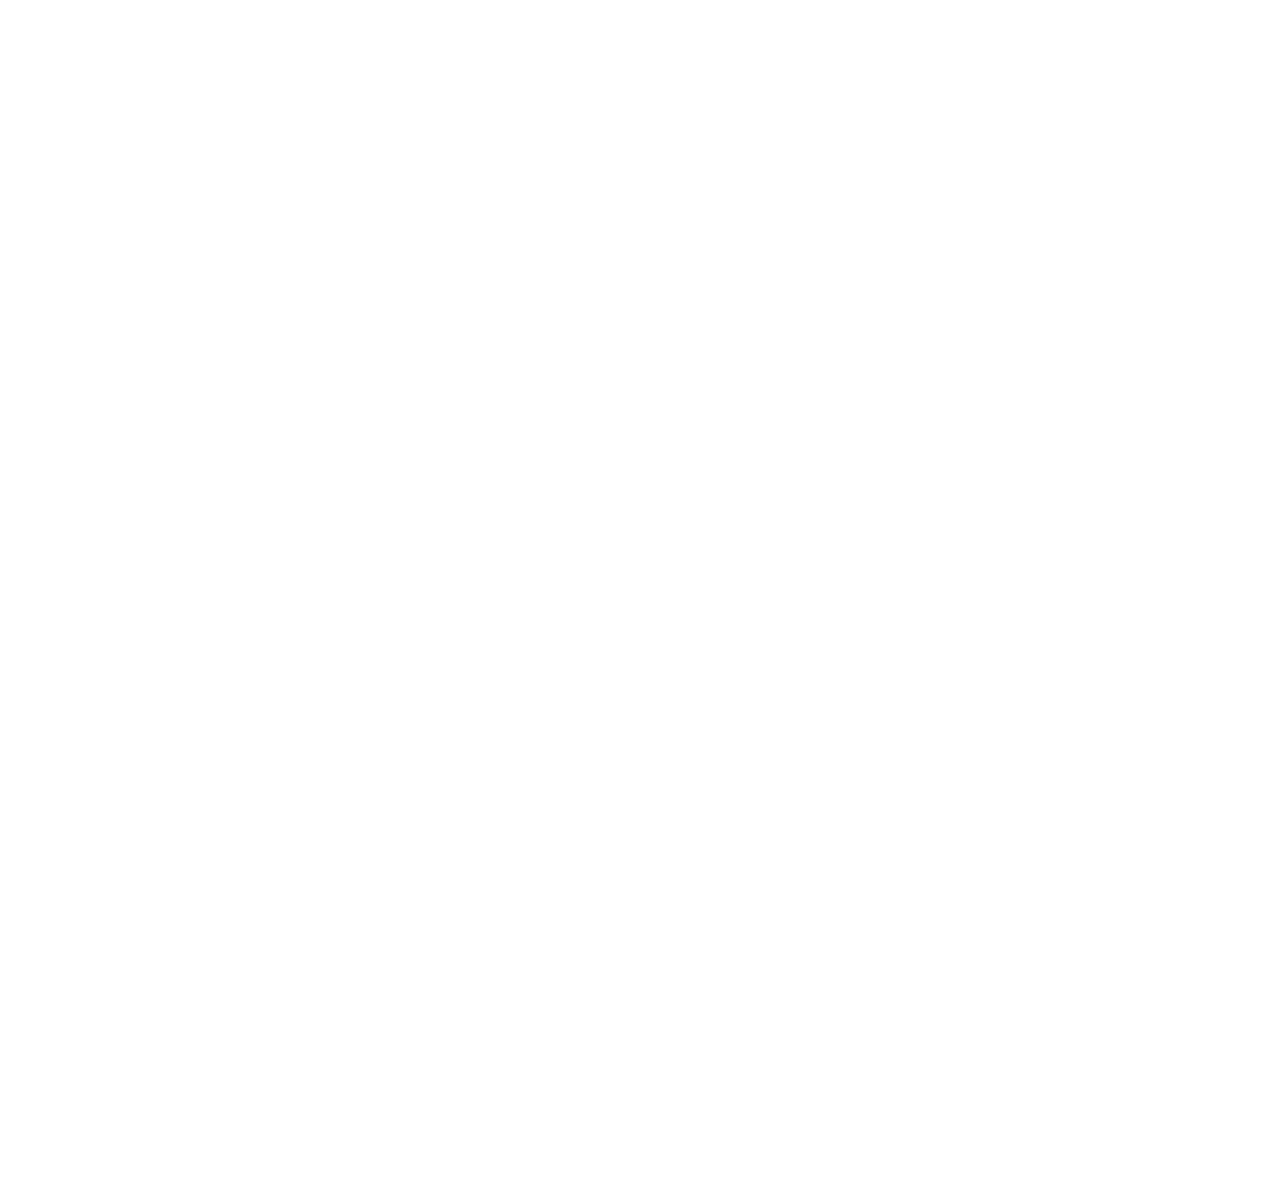
<file: about.html>
<!DOCTYPE html>
<html lang="en">

<head>
    <meta charset="utf-8">
    <title>Kider - Preschool Website Template</title>
    <meta name="description" content="Kider is a preschool website template that introduces school classes, facilities, and appointment booking for parents.">
    <meta content="width=device-width, initial-scale=1.0" name="viewport">
    <meta content="" name="keywords">
    <meta content="" name="description">

    <!-- Favicon -->
    <link href="img/favicon.ico" rel="icon">

    <!-- Preconnect for Fonts -->
    <link rel="preconnect" href="https://fonts.googleapis.com">
    <link rel="preconnect" href="https://fonts.gstatic.com" crossorigin>

    <!-- Google Fonts (lazy loaded) -->
    <link rel="preload" as="style" href="https://fonts.googleapis.com/css2?family=Heebo:wght@400;500;600&family=Inter:wght@600&family=Lobster+Two:wght@700&display=swap" onload="this.onload=null;this.rel='stylesheet'">
    <noscript>
        <link href="https://fonts.googleapis.com/css2?family=Heebo:wght@400;500;600&family=Inter:wght@600&family=Lobster+Two:wght@700&display=swap" rel="stylesheet">
    </noscript>

    <!-- Font Awesome (lazy loaded) -->
    <link rel="preload" as="style" href="https://cdnjs.cloudflare.com/ajax/libs/font-awesome/5.10.0/css/all.min.css" onload="this.onload=null;this.rel='stylesheet'">
    <noscript>
        <link href="https://cdnjs.cloudflare.com/ajax/libs/font-awesome/5.10.0/css/all.min.css" rel="stylesheet">
    </noscript>

    <!-- Bootstrap Icons (lazy loaded) -->
    <link rel="preload" as="style" href="https://cdn.jsdelivr.net/npm/bootstrap-icons@1.4.1/font/bootstrap-icons.css" onload="this.onload=null;this.rel='stylesheet'">
    <noscript>
        <link href="https://cdn.jsdelivr.net/npm/bootstrap-icons@1.4.1/font/bootstrap-icons.css" rel="stylesheet">
    </noscript>

    <!-- Libraries Stylesheet -->
    <link rel="preload" as="style" href="lib/animate/animate.min.css" onload="this.onload=null;this.rel='stylesheet'">
    <noscript>
        <link href="lib/animate/animate.min.css" rel="stylesheet">
    </noscript>

    <link rel="preload" as="style" href="lib/owlcarousel/assets/owl.carousel.min.css" onload="this.onload=null;this.rel='stylesheet'">
    <noscript>
        <link href="lib/owlcarousel/assets/owl.carousel.min.css" rel="stylesheet">
    </noscript>

    <!-- Customized Bootstrap Stylesheet (lazy loaded) -->
    <link rel="preload" as="style" href="css/bootstrap.min.css" onload="this.onload=null;this.rel='stylesheet'">
    <noscript>
        <link href="css/bootstrap.min.css" rel="stylesheet">
    </noscript>

    <!-- Template Stylesheet -->
    <link rel="preload" as="style" href="css/style.css" onload="this.onload=null;this.rel='stylesheet'">
    <noscript>
        <link href="css/style.css" rel="stylesheet">
    </noscript>
</head>


<body>
<div class="container-xxl bg-white p-0">
    <!-- Spinner Start -->
    <div id="spinner" class="show bg-white position-fixed translate-middle w-100 vh-100 top-50 start-50 d-flex align-items-center justify-content-center">
        <div class="spinner-border text-primary" style="width: 3rem; height: 3rem;" role="status">
            <span class="sr-only">Loading...</span>
        </div>
    </div>
    <!-- Spinner End -->


    <!-- Navbar Start -->
    <nav class="navbar navbar-expand-lg bg-white navbar-light sticky-top px-4 px-lg-5 py-lg-0">
        <a href="index.html" class="navbar-brand" aria-label="Go to homepage">
            <h1 class="m-0 text-primary">
                <i class="fa fa-book-reader me-3" aria-hidden="true"></i>
                Kider
            </h1>
        </a>
        <button type="button" class="navbar-toggler" data-bs-toggle="collapse" data-bs-target="#navbarCollapse" aria-label="Toggle navigation menu">
            <span class="navbar-toggler-icon"></span>
        </button>
        <div class="collapse navbar-collapse" id="navbarCollapse">
            <div class="navbar-nav mx-auto">
                <a href="index.html" class="nav-item nav-link">Home</a>
                <a href="about.html" class="nav-item nav-link active">About Us</a>
                <a href="classes.html" class="nav-item nav-link">Classes</a>
                <div class="nav-item dropdown">
                    <a href="#" class="nav-link dropdown-toggle" data-bs-toggle="dropdown">Pages</a>
                    <div class="dropdown-menu rounded-0 rounded-bottom border-0 shadow-sm m-0">
                        <a href="facility.html" class="dropdown-item">School Facilities</a>
                        <a href="team.html" class="dropdown-item">Popular Teachers</a>
                        <a href="call-to-action.html" class="dropdown-item">Become A Teachers</a>
                        <a href="appointment.html" class="dropdown-item">Make Appointment</a>
                        <a href="testimonial.html" class="dropdown-item">Testimonial</a>
                        <a href="404.html" class="dropdown-item">404 Error</a>
                    </div>
                </div>
                <a href="contact.html" class="nav-item nav-link">Contact Us</a>
            </div>
            <a href="" class="btn btn-primary rounded-pill px-3 d-none d-lg-block">Join Us<i class="fa fa-arrow-right ms-3"></i></a>
        </div>
    </nav>
    <!-- Navbar End -->


    <!-- Page Header End -->
    <div class="container-xxl py-5 page-header position-relative mb-5">
        <div class="container py-5">
            <h1 class="display-2 text-white animated slideInDown mb-4">About Us</h1>
            <nav aria-label="breadcrumb animated slideInDown">
                <ol class="breadcrumb">
                    <li class="breadcrumb-item"><a href="#">Home</a></li>
                    <li class="breadcrumb-item"><a href="#">Pages</a></li>
                    <li class="breadcrumb-item text-white active" aria-current="page">About Us</li>
                </ol>
            </nav>
        </div>
    </div>
    <!-- Page Header End -->


    <!-- About Start -->
    <div class="container-xxl py-5">
        <div class="container">
            <div class="row g-5 align-items-center">
                <div class="col-lg-6 wow fadeInUp" data-wow-delay="0.1s">
                    <h1 class="mb-4">Learn More About Our Work And Our Cultural Activities</h1>
                    <p>Tempor erat elitr rebum at clita. Diam dolor diam ipsum sit. Aliqu diam amet diam et eos. Clita erat ipsum et lorem et sit, sed stet lorem sit clita duo justo magna dolore erat amet</p>
                    <p class="mb-4">Stet no et lorem dolor et diam, amet duo ut dolore vero eos. No stet est diam rebum amet diam ipsum. Clita clita labore, dolor duo nonumy clita sit at, sed sit sanctus dolor eos, ipsum labore duo duo sit no sea diam. Et dolor et kasd ea. Eirmod diam at dolor est vero nonumy magna.</p>
                    <div class="row g-4 align-items-center">
                        <div class="col-sm-6">
                            <a class="btn btn-primary rounded-pill py-3 px-5" href="">Read More</a>
                        </div>
                        <div class="col-sm-6">
                            <div class="d-flex align-items-center">
                                <img class="rounded-circle flex-shrink-0" src="img/user.avif" alt="" style="width: 45px; height: 45px;"loading="lazy" >
                                <div class="ms-3">
                                    <h6 class="text-primary mb-1">Jhon Doe</h6>
                                    <small>CEO & Founder</small>
                                </div>
                            </div>
                        </div>
                    </div>
                </div>
                <div class="col-lg-6 about-img wow fadeInUp" data-wow-delay="0.5s">
                    <div class="row">
                        <div class="col-12 text-center">
                            <img class="img-fluid w-75 rounded-circle bg-light p-3" src="img/about-1.avif" alt="" loading="lazy">
                        </div>
                        <div class="col-6 text-start" style="margin-top: -150px;">
                            <img class="img-fluid w-100 rounded-circle bg-light p-3" src="img/about-2.avif" alt="" loading="lazy">
                        </div>
                        <div class="col-6 text-end" style="margin-top: -150px;">
                            <img class="img-fluid w-100 rounded-circle bg-light p-3" src="img/about-3.avif" alt="" loading="lazy">
                        </div>
                    </div>
                </div>
            </div>
        </div>
    </div>
    <!-- About End -->


    <!-- Call To Action Start -->
    <div class="container-xxl py-5">
        <div class="container">
            <div class="bg-light rounded">
                <div class="row g-0">
                    <div class="col-lg-6 wow fadeIn" data-wow-delay="0.1s" style="min-height: 400px;">
                        <div class="position-relative h-100">
                            <img class="position-absolute w-100 h-100 rounded" src="img/call-to-action.avif" style="object-fit: cover;" loading="lazy">
                        </div>
                    </div>
                    <div class="col-lg-6 wow fadeIn" data-wow-delay="0.5s">
                        <div class="h-100 d-flex flex-column justify-content-center p-5">
                            <h1 class="mb-4">Become A Teacher</h1>
                            <p class="mb-4">Tempor erat elitr rebum at clita. Diam dolor diam ipsum sit. Aliqu diam amet diam et eos.
                                Clita erat ipsum et lorem et sit, sed stet lorem sit clita duo justo magna dolore erat amet
                            </p>
                            <a class="btn btn-primary py-3 px-5" href="">Get Started Now<i class="fa fa-arrow-right ms-2"></i></a>
                        </div>
                    </div>
                </div>
            </div>
        </div>
    </div>
    <!-- Call To Action End -->


    <!-- Team Start -->
    <div class="container-xxl py-5">
        <div class="container">
            <div class="text-center mx-auto mb-5 wow fadeInUp" data-wow-delay="0.1s" style="max-width: 600px;">
                <h1 class="mb-3">Popular Teachers</h1>
                <p>Eirmod sed ipsum dolor sit rebum labore magna erat. Tempor ut dolore lorem kasd vero ipsum sit
                    eirmod sit. Ipsum diam justo sed rebum vero dolor duo.</p>
            </div>
            <div class="row g-4">
                <div class="col-lg-4 col-md-6 wow fadeInUp" data-wow-delay="0.1s">
                    <div class="team-item position-relative">
                        <img class="img-fluid rounded-circle w-75" src="img/team-1.avif" alt="" loading="lazy">
                        <div class="team-text">
                            <h3>Full Name</h3>
                            <p>Designation</p>
                            <div class="d-flex align-items-center">
                                <a class="btn btn-square btn-primary mx-1" href=""><i class="fab fa-facebook-f"></i></a>
                                <a class="btn btn-square btn-primary  mx-1" href=""><i class="fab fa-twitter"></i></a>
                                <a class="btn btn-square btn-primary  mx-1" href=""><i class="fab fa-instagram"></i></a>
                            </div>
                        </div>
                    </div>
                </div>
                <div class="col-lg-4 col-md-6 wow fadeInUp" data-wow-delay="0.3s">
                    <div class="team-item position-relative">
                        <img class="img-fluid rounded-circle w-75" src="img/team-2.avif" alt="" loading="lazy">
                        <div class="team-text">
                            <h3>Full Name</h3>
                            <p>Designation</p>
                            <div class="d-flex align-items-center">
                                <a class="btn btn-square btn-primary mx-1" href=""><i class="fab fa-facebook-f"></i></a>
                                <a class="btn btn-square btn-primary  mx-1" href=""><i class="fab fa-twitter"></i></a>
                                <a class="btn btn-square btn-primary  mx-1" href=""><i class="fab fa-instagram"></i></a>
                            </div>
                        </div>
                    </div>
                </div>
                <div class="col-lg-4 col-md-6 wow fadeInUp" data-wow-delay="0.5s">
                    <div class="team-item position-relative">
                        <img class="img-fluid rounded-circle w-75" src="img/team-3.avif" alt="" loading="lazy">
                        <div class="team-text">
                            <h3>Full Name</h3>
                            <p>Designation</p>
                            <div class="d-flex align-items-center">
                                <a class="btn btn-square btn-primary mx-1" href=""><i class="fab fa-facebook-f"></i></a>
                                <a class="btn btn-square btn-primary  mx-1" href=""><i class="fab fa-twitter"></i></a>
                                <a class="btn btn-square btn-primary  mx-1" href=""><i class="fab fa-instagram"></i></a>
                            </div>
                        </div>
                    </div>
                </div>
            </div>
        </div>
    </div>
    <!-- Team End -->


    <!-- Footer Start -->
    <div class="container-fluid bg-dark text-white-50 footer pt-5 mt-5 wow fadeIn" data-wow-delay="0.1s">
        <div class="container py-5">
            <div class="row g-5">
                <div class="col-lg-3 col-md-6">
                    <h3 class="text-white mb-4">Get In Touch</h3>
                    <p class="mb-2"><i class="fa fa-map-marker-alt me-3"></i>123 Street, New York, USA</p>
                    <p class="mb-2"><i class="fa fa-phone-alt me-3"></i>+012 345 67890</p>
                    <p class="mb-2"><i class="fa fa-envelope me-3"></i>info@example.com</p>
                    <div class="d-flex pt-2">
                        <a class="btn btn-outline-light btn-social" href=""><i class="fab fa-twitter"></i></a>
                        <a class="btn btn-outline-light btn-social" href=""><i class="fab fa-facebook-f"></i></a>
                        <a class="btn btn-outline-light btn-social" href=""><i class="fab fa-youtube"></i></a>
                        <a class="btn btn-outline-light btn-social" href=""><i class="fab fa-linkedin-in"></i></a>
                    </div>
                </div>
                <div class="col-lg-3 col-md-6">
                    <h3 class="text-white mb-4">Quick Links</h3>
                    <a class="btn btn-link text-white-50" href="">About Us</a>
                    <a class="btn btn-link text-white-50" href="">Contact Us</a>
                    <a class="btn btn-link text-white-50" href="">Our Services</a>
                    <a class="btn btn-link text-white-50" href="">Privacy Policy</a>
                    <a class="btn btn-link text-white-50" href="">Terms & Condition</a>
                </div>
                <div class="col-lg-3 col-md-6">
                    <h3 class="text-white mb-4">Photo Gallery</h3>
                    <div class="row g-2 pt-2">
                        <div class="col-4">
                            <img class="img-fluid rounded bg-light p-1" src="img/classes-1.avif" alt="" loading="lazy">
                        </div>
                        <div class="col-4">
                            <img class="img-fluid rounded bg-light p-1" src="img/classes-2.avif" alt="" loading="lazy">
                        </div>
                        <div class="col-4">
                            <img class="img-fluid rounded bg-light p-1" src="img/classes-3.avif" alt="" loading="lazy">
                        </div>
                        <div class="col-4">
                            <img class="img-fluid rounded bg-light p-1" src="img/classes-4.avif" alt="" loading="lazy">
                        </div>
                        <div class="col-4">
                            <img class="img-fluid rounded bg-light p-1" src="img/classes-5.avif" alt="" loading="lazy">
                        </div>
                        <div class="col-4">
                            <img class="img-fluid rounded bg-light p-1" src="img/classes-6.avif" alt="" loading="lazy">
                        </div>
                    </div>
                </div>
                <div class="col-lg-3 col-md-6">
                    <h3 class="text-white mb-4">Newsletter</h3>
                    <p>Dolor amet sit justo amet elitr clita ipsum elitr est.</p>
                    <div class="position-relative mx-auto" style="max-width: 400px;">
                        <input class="form-control bg-transparent w-100 py-3 ps-4 pe-5" type="text" placeholder="Your email">
                        <button type="button" class="btn btn-primary py-2 position-absolute top-0 end-0 mt-2 me-2">SignUp</button>
                    </div>
                </div>
            </div>
        </div>
        <div class="container">
            <div class="copyright">
                <div class="row">
                    <div class="col-md-6 text-center text-md-start mb-3 mb-md-0">
                        &copy; <a class="border-bottom" href="#">Your Site Name</a>, All Right Reserved.

                        <!--/*** This template is free as long as you keep the footer author’s credit link/attribution link/backlink. If you'd like to use the template without the footer author’s credit link/attribution link/backlink, you can purchase the Credit Removal License from "https://htmlcodex.com/credit-removal". Thank you for your support. ***/-->
                        Designed By <a class="border-bottom" href="https://htmlcodex.com">HTML Codex</a>
                    </div>
                    <div class="col-md-6 text-center text-md-end">
                        <div class="footer-menu">
                            <a href="">Home</a>
                            <a href="">Cookies</a>
                            <a href="">Help</a>
                            <a href="">FQAs</a>
                        </div>
                    </div>
                </div>
            </div>
        </div>
    </div>
    <!-- Footer End -->


    <!-- Back to Top -->
    <a href="#" class="btn btn-lg btn-primary btn-lg-square back-to-top"><i class="bi bi-arrow-up"></i></a>
</div>

<!-- JavaScript Libraries -->
<script src="https://code.jquery.com/jquery-3.4.1.min.js"></script>
<script src="https://cdn.jsdelivr.net/npm/bootstrap@5.0.0/dist/js/bootstrap.bundle.min.js"></script>
<script src="lib/wow/wow.min.js"></script>
<script src="lib/easing/easing.min.js"></script>
<script src="lib/waypoints/waypoints.min.js"></script>
<script src="lib/owlcarousel/owl.carousel.min.js"></script>

<!-- Template Javascript -->
<script src="js/main.js"></script>
</body>

</html>
</file>
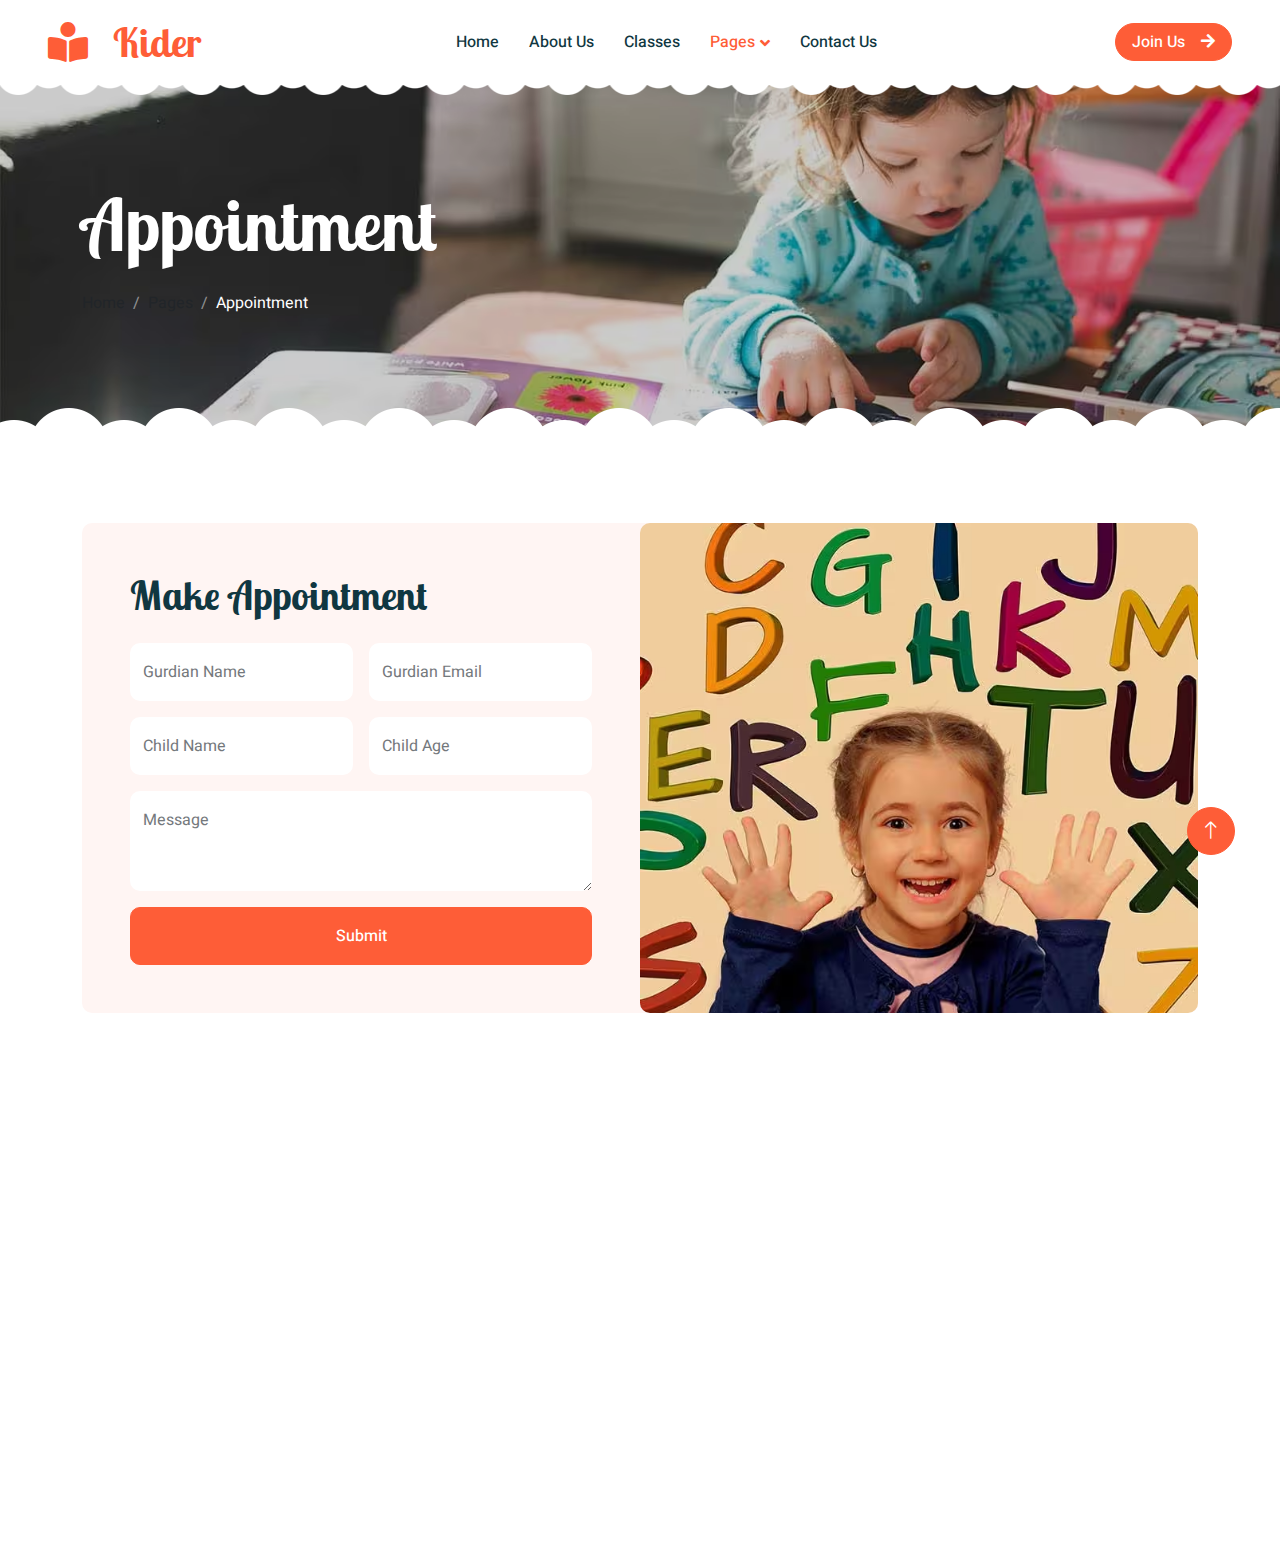
<file: appointment.html>
<!DOCTYPE html>
<html lang="en">

<head>
    <meta charset="utf-8">
    <title>Kider - Preschool Website Template</title>
    <meta name="description" content="Kider is a preschool website template that introduces school classes, facilities, and appointment booking for parents.">
    <meta content="width=device-width, initial-scale=1.0" name="viewport">
    <meta content="" name="keywords">
    <meta content="" name="description">

    <!-- Favicon -->
    <link href="img/favicon.ico" rel="icon">

    <!-- Preconnect for Fonts -->
    <link rel="preconnect" href="https://fonts.googleapis.com">
    <link rel="preconnect" href="https://fonts.gstatic.com" crossorigin>

    <!-- Google Fonts (lazy loaded) -->
    <link rel="preload" as="style" href="https://fonts.googleapis.com/css2?family=Heebo:wght@400;500;600&family=Inter:wght@600&family=Lobster+Two:wght@700&display=swap" onload="this.onload=null;this.rel='stylesheet'">
    <noscript>
        <link href="https://fonts.googleapis.com/css2?family=Heebo:wght@400;500;600&family=Inter:wght@600&family=Lobster+Two:wght@700&display=swap" rel="stylesheet">
    </noscript>

    <!-- Font Awesome (lazy loaded) -->
    <link rel="preload" as="style" href="https://cdnjs.cloudflare.com/ajax/libs/font-awesome/5.10.0/css/all.min.css" onload="this.onload=null;this.rel='stylesheet'">
    <noscript>
        <link href="https://cdnjs.cloudflare.com/ajax/libs/font-awesome/5.10.0/css/all.min.css" rel="stylesheet">
    </noscript>

    <!-- Bootstrap Icons (lazy loaded) -->
    <link rel="preload" as="style" href="https://cdn.jsdelivr.net/npm/bootstrap-icons@1.4.1/font/bootstrap-icons.css" onload="this.onload=null;this.rel='stylesheet'">
    <noscript>
        <link href="https://cdn.jsdelivr.net/npm/bootstrap-icons@1.4.1/font/bootstrap-icons.css" rel="stylesheet">
    </noscript>

    <!-- Libraries Stylesheet -->
    <link rel="preload" as="style" href="lib/animate/animate.min.css" onload="this.onload=null;this.rel='stylesheet'">
    <noscript>
        <link href="lib/animate/animate.min.css" rel="stylesheet">
    </noscript>

    <link rel="preload" as="style" href="lib/owlcarousel/assets/owl.carousel.min.css" onload="this.onload=null;this.rel='stylesheet'">
    <noscript>
        <link href="lib/owlcarousel/assets/owl.carousel.min.css" rel="stylesheet">
    </noscript>

    <!-- Customized Bootstrap Stylesheet (lazy loaded) -->
    <link rel="preload" as="style" href="css/bootstrap.min.css" onload="this.onload=null;this.rel='stylesheet'">
    <noscript>
        <link href="css/bootstrap.min.css" rel="stylesheet">
    </noscript>

    <!-- Template Stylesheet -->
    <link rel="preload" as="style" href="css/style.css" onload="this.onload=null;this.rel='stylesheet'">
    <noscript>
        <link href="css/style.css" rel="stylesheet">
    </noscript>
</head>


<body>
<div class="container-xxl bg-white p-0">
    <!-- Spinner Start -->
    <div id="spinner" class="show bg-white position-fixed translate-middle w-100 vh-100 top-50 start-50 d-flex align-items-center justify-content-center">
        <div class="spinner-border text-primary" style="width: 3rem; height: 3rem;" role="status">
            <span class="sr-only">Loading...</span>
        </div>
    </div>
    <!-- Spinner End -->


    <!-- Navbar Start -->
    <nav class="navbar navbar-expand-lg bg-white navbar-light sticky-top px-4 px-lg-5 py-lg-0">
        <a href="index.html" class="navbar-brand" aria-label="Go to homepage">
            <h1 class="m-0 text-primary">
                <i class="fa fa-book-reader me-3" aria-hidden="true"></i>
                Kider
            </h1>
        </a>
        <button type="button" class="navbar-toggler" data-bs-toggle="collapse" data-bs-target="#navbarCollapse" aria-label="Toggle navigation menu">
            <span class="navbar-toggler-icon"></span>
        </button>
        <div class="collapse navbar-collapse" id="navbarCollapse">
            <div class="navbar-nav mx-auto">
                <a href="index.html" class="nav-item nav-link">Home</a>
                <a href="about.html" class="nav-item nav-link">About Us</a>
                <a href="classes.html" class="nav-item nav-link">Classes</a>
                <div class="nav-item dropdown">
                    <a href="#" class="nav-link dropdown-toggle active" data-bs-toggle="dropdown">Pages</a>
                    <div class="dropdown-menu rounded-0 rounded-bottom border-0 shadow-sm m-0">
                        <a href="facility.html" class="dropdown-item">School Facilities</a>
                        <a href="team.html" class="dropdown-item">Popular Teachers</a>
                        <a href="call-to-action.html" class="dropdown-item">Become A Teachers</a>
                        <a href="appointment.html" class="dropdown-item active">Make Appointment</a>
                        <a href="testimonial.html" class="dropdown-item">Testimonial</a>
                        <a href="404.html" class="dropdown-item">404 Error</a>
                    </div>
                </div>
                <a href="contact.html" class="nav-item nav-link">Contact Us</a>
            </div>
            <a href="" class="btn btn-primary rounded-pill px-3 d-none d-lg-block">Join Us<i class="fa fa-arrow-right ms-3"></i></a>
        </div>
    </nav>
    <!-- Navbar End -->


    <!-- Page Header End -->
    <div class="container-xxl py-5 page-header position-relative mb-5">
        <div class="container py-5">
            <h1 class="display-2 text-white animated slideInDown mb-4">Appointment</h1>
            <nav aria-label="breadcrumb animated slideInDown">
                <ol class="breadcrumb">
                    <li class="breadcrumb-item"><a href="#">Home</a></li>
                    <li class="breadcrumb-item"><a href="#">Pages</a></li>
                    <li class="breadcrumb-item text-white active" aria-current="page">Appointment</li>
                </ol>
            </nav>
        </div>
    </div>
    <!-- Page Header End -->


    <!-- Appointment Start -->
    <div class="container-xxl py-5">
        <div class="container">
            <div class="bg-light rounded">
                <div class="row g-0">
                    <div class="col-lg-6 wow fadeIn" data-wow-delay="0.1s">
                        <div class="h-100 d-flex flex-column justify-content-center p-5">
                            <h1 class="mb-4">Make Appointment</h1>
                            <form>
                                <div class="row g-3">
                                    <div class="col-sm-6">
                                        <div class="form-floating">
                                            <input type="text" class="form-control border-0" id="gname" placeholder="Gurdian Name">
                                            <label for="gname">Gurdian Name</label>
                                        </div>
                                    </div>
                                    <div class="col-sm-6">
                                        <div class="form-floating">
                                            <input type="email" class="form-control border-0" id="gmail" placeholder="Gurdian Email">
                                            <label for="gmail">Gurdian Email</label>
                                        </div>
                                    </div>
                                    <div class="col-sm-6">
                                        <div class="form-floating">
                                            <input type="text" class="form-control border-0" id="cname" placeholder="Child Name">
                                            <label for="cname">Child Name</label>
                                        </div>
                                    </div>
                                    <div class="col-sm-6">
                                        <div class="form-floating">
                                            <input type="text" class="form-control border-0" id="cage" placeholder="Child Age">
                                            <label for="cage">Child Age</label>
                                        </div>
                                    </div>
                                    <div class="col-12">
                                        <div class="form-floating">
                                            <textarea class="form-control border-0" placeholder="Leave a message here" id="message" style="height: 100px"></textarea>
                                            <label for="message">Message</label>
                                        </div>
                                    </div>
                                    <div class="col-12">
                                        <button class="btn btn-primary w-100 py-3" type="submit">Submit</button>
                                    </div>
                                </div>
                            </form>
                        </div>
                    </div>
                    <div class="col-lg-6 wow fadeIn" data-wow-delay="0.5s" style="min-height: 400px;">
                        <div class="position-relative h-100">
                            <img class="position-absolute w-100 h-100 rounded" src="img/appointment.avif" style="object-fit: cover;" loading="lazy">
                        </div>
                    </div>
                </div>
            </div>
        </div>
    </div>
    <!-- Appointment End -->


    <!-- Footer Start -->
    <div class="container-fluid bg-dark text-white-50 footer pt-5 mt-5 wow fadeIn" data-wow-delay="0.1s">
        <div class="container py-5">
            <div class="row g-5">
                <div class="col-lg-3 col-md-6">
                    <h3 class="text-white mb-4">Get In Touch</h3>
                    <p class="mb-2"><i class="fa fa-map-marker-alt me-3"></i>123 Street, New York, USA</p>
                    <p class="mb-2"><i class="fa fa-phone-alt me-3"></i>+012 345 67890</p>
                    <p class="mb-2"><i class="fa fa-envelope me-3"></i>info@example.com</p>
                    <div class="d-flex pt-2">
                        <a class="btn btn-outline-light btn-social" href=""><i class="fab fa-twitter"></i></a>
                        <a class="btn btn-outline-light btn-social" href=""><i class="fab fa-facebook-f"></i></a>
                        <a class="btn btn-outline-light btn-social" href=""><i class="fab fa-youtube"></i></a>
                        <a class="btn btn-outline-light btn-social" href=""><i class="fab fa-linkedin-in"></i></a>
                    </div>
                </div>
                <div class="col-lg-3 col-md-6">
                    <h3 class="text-white mb-4">Quick Links</h3>
                    <a class="btn btn-link text-white-50" href="">About Us</a>
                    <a class="btn btn-link text-white-50" href="">Contact Us</a>
                    <a class="btn btn-link text-white-50" href="">Our Services</a>
                    <a class="btn btn-link text-white-50" href="">Privacy Policy</a>
                    <a class="btn btn-link text-white-50" href="">Terms & Condition</a>
                </div>
                <div class="col-lg-3 col-md-6">
                    <h3 class="text-white mb-4">Photo Gallery</h3>
                    <div class="row g-2 pt-2">
                        <div class="col-4">
                            <img class="img-fluid rounded bg-light p-1" src="img/classes-1.avif" alt="" loading="lazy">
                        </div>
                        <div class="col-4">
                            <img class="img-fluid rounded bg-light p-1" src="img/classes-2.avif" alt="" loading="lazy">
                        </div>
                        <div class="col-4">
                            <img class="img-fluid rounded bg-light p-1" src="img/classes-3.avif" alt="" loading="lazy">
                        </div>
                        <div class="col-4">
                            <img class="img-fluid rounded bg-light p-1" src="img/classes-4.avif" alt="" loading="lazy">
                        </div>
                        <div class="col-4">
                            <img class="img-fluid rounded bg-light p-1" src="img/classes-5.avif" alt="" loading="lazy">
                        </div>
                        <div class="col-4">
                            <img class="img-fluid rounded bg-light p-1" src="img/classes-6.avif" alt="" loading="lazy">
                        </div>
                    </div>
                </div>
                <div class="col-lg-3 col-md-6">
                    <h3 class="text-white mb-4">Newsletter</h3>
                    <p>Dolor amet sit justo amet elitr clita ipsum elitr est.</p>
                    <div class="position-relative mx-auto" style="max-width: 400px;">
                        <input class="form-control bg-transparent w-100 py-3 ps-4 pe-5" type="text" placeholder="Your email">
                        <button type="button" class="btn btn-primary py-2 position-absolute top-0 end-0 mt-2 me-2">SignUp</button>
                    </div>
                </div>
            </div>
        </div>
        <div class="container">
            <div class="copyright">
                <div class="row">
                    <div class="col-md-6 text-center text-md-start mb-3 mb-md-0">
                        &copy; <a class="border-bottom" href="#">Your Site Name</a>, All Right Reserved.

                        <!--/*** This template is free as long as you keep the footer author’s credit link/attribution link/backlink. If you'd like to use the template without the footer author’s credit link/attribution link/backlink, you can purchase the Credit Removal License from "https://htmlcodex.com/credit-removal". Thank you for your support. ***/-->
                        Designed By <a class="border-bottom" href="https://htmlcodex.com">HTML Codex</a>
                    </div>
                    <div class="col-md-6 text-center text-md-end">
                        <div class="footer-menu">
                            <a href="">Home</a>
                            <a href="">Cookies</a>
                            <a href="">Help</a>
                            <a href="">FQAs</a>
                        </div>
                    </div>
                </div>
            </div>
        </div>
    </div>
    <!-- Footer End -->


    <!-- Back to Top -->
    <a href="#" class="btn btn-lg btn-primary btn-lg-square back-to-top"><i class="bi bi-arrow-up"></i></a>
</div>

<!-- JavaScript Libraries -->
<script src="https://code.jquery.com/jquery-3.4.1.min.js"></script>
<script src="https://cdn.jsdelivr.net/npm/bootstrap@5.0.0/dist/js/bootstrap.bundle.min.js"></script>
<script src="lib/wow/wow.min.js"></script>
<script src="lib/easing/easing.min.js"></script>
<script src="lib/waypoints/waypoints.min.js"></script>
<script src="lib/owlcarousel/owl.carousel.min.js"></script>

<!-- Template Javascript -->
<script src="js/main.js"></script>
</body>

</html>
</file>
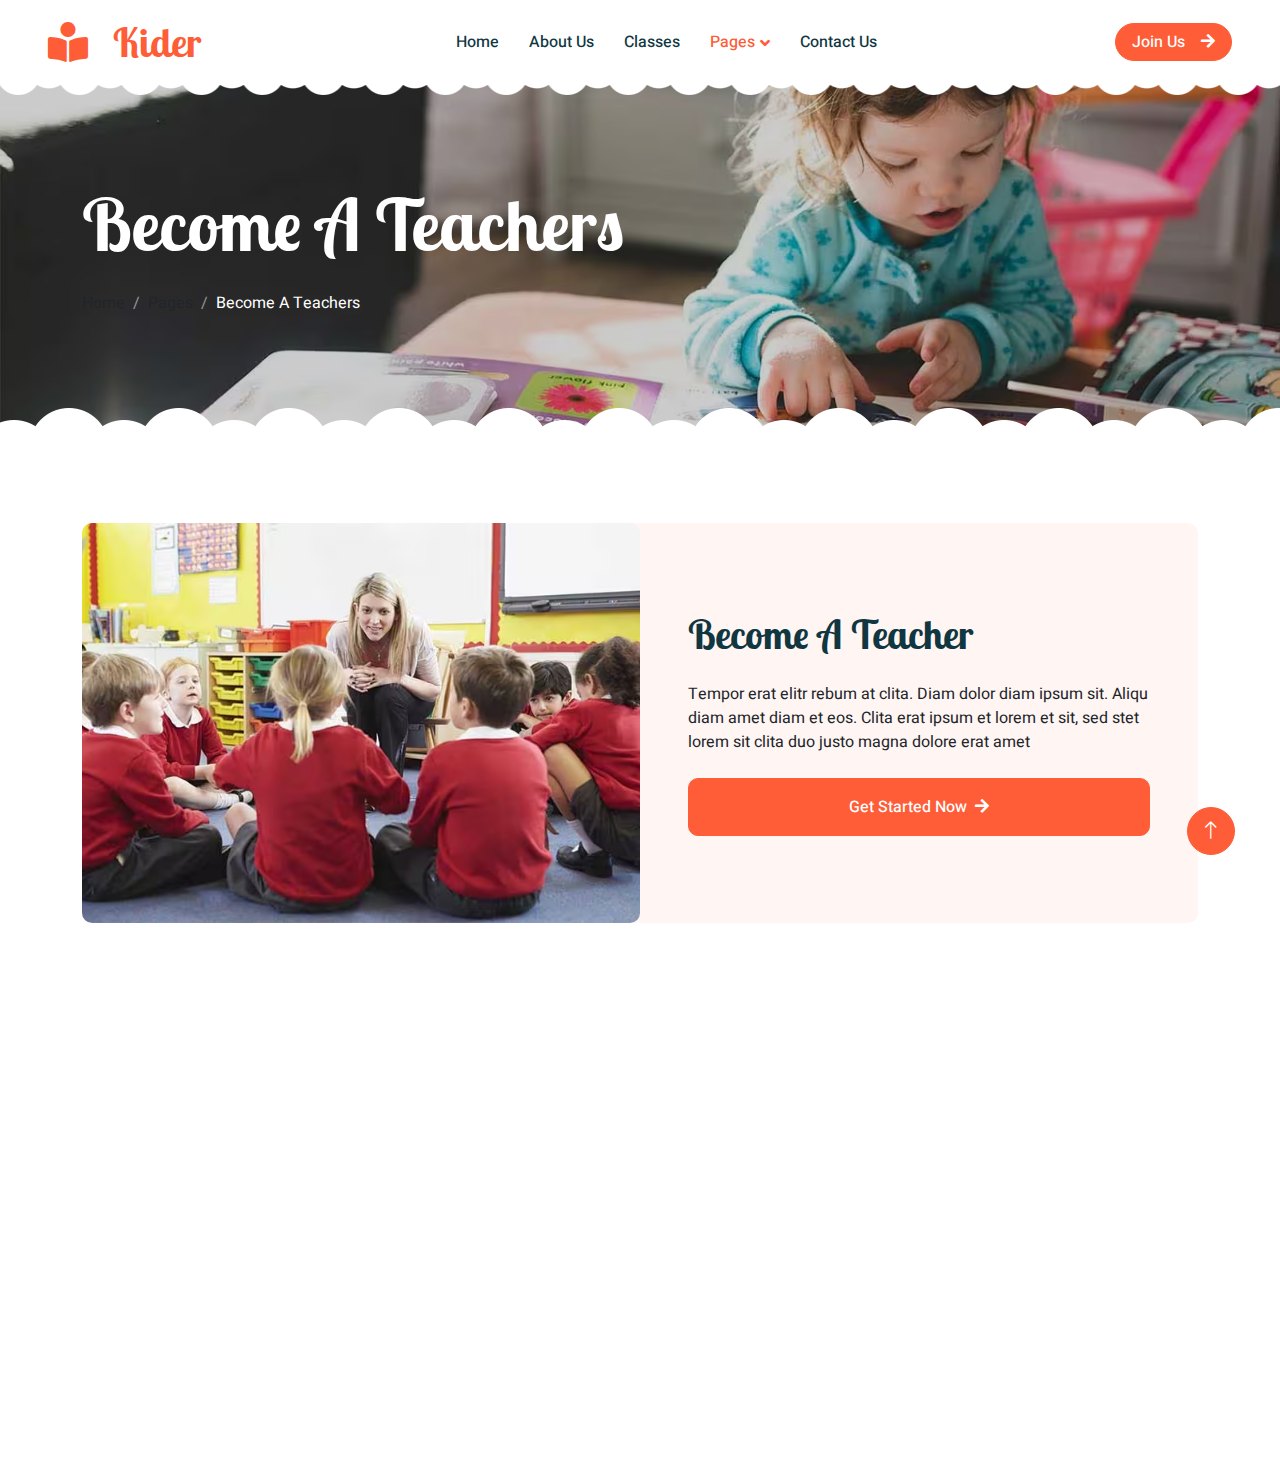
<file: call-to-action.html>
<!DOCTYPE html>
<html lang="en">

<head>
    <meta charset="utf-8">
    <title>Kider - Preschool Website Template</title>
    <meta name="description" content="Kider is a preschool website template that introduces school classes, facilities, and appointment booking for parents.">
    <meta content="width=device-width, initial-scale=1.0" name="viewport">
    <meta content="" name="keywords">
    <meta content="" name="description">

    <!-- Favicon -->
    <link href="img/favicon.ico" rel="icon">

    <!-- Preconnect for Fonts -->
    <link rel="preconnect" href="https://fonts.googleapis.com">
    <link rel="preconnect" href="https://fonts.gstatic.com" crossorigin>

    <!-- Google Fonts (lazy loaded) -->
    <link rel="preload" as="style" href="https://fonts.googleapis.com/css2?family=Heebo:wght@400;500;600&family=Inter:wght@600&family=Lobster+Two:wght@700&display=swap" onload="this.onload=null;this.rel='stylesheet'">
    <noscript>
        <link href="https://fonts.googleapis.com/css2?family=Heebo:wght@400;500;600&family=Inter:wght@600&family=Lobster+Two:wght@700&display=swap" rel="stylesheet">
    </noscript>

    <!-- Font Awesome (lazy loaded) -->
    <link rel="preload" as="style" href="https://cdnjs.cloudflare.com/ajax/libs/font-awesome/5.10.0/css/all.min.css" onload="this.onload=null;this.rel='stylesheet'">
    <noscript>
        <link href="https://cdnjs.cloudflare.com/ajax/libs/font-awesome/5.10.0/css/all.min.css" rel="stylesheet">
    </noscript>

    <!-- Bootstrap Icons (lazy loaded) -->
    <link rel="preload" as="style" href="https://cdn.jsdelivr.net/npm/bootstrap-icons@1.4.1/font/bootstrap-icons.css" onload="this.onload=null;this.rel='stylesheet'">
    <noscript>
        <link href="https://cdn.jsdelivr.net/npm/bootstrap-icons@1.4.1/font/bootstrap-icons.css" rel="stylesheet">
    </noscript>

    <!-- Libraries Stylesheet -->
    <link rel="preload" as="style" href="lib/animate/animate.min.css" onload="this.onload=null;this.rel='stylesheet'">
    <noscript>
        <link href="lib/animate/animate.min.css" rel="stylesheet">
    </noscript>

    <link rel="preload" as="style" href="lib/owlcarousel/assets/owl.carousel.min.css" onload="this.onload=null;this.rel='stylesheet'">
    <noscript>
        <link href="lib/owlcarousel/assets/owl.carousel.min.css" rel="stylesheet">
    </noscript>

    <!-- Customized Bootstrap Stylesheet (lazy loaded) -->
    <link rel="preload" as="style" href="css/bootstrap.min.css" onload="this.onload=null;this.rel='stylesheet'">
    <noscript>
        <link href="css/bootstrap.min.css" rel="stylesheet">
    </noscript>

    <!-- Template Stylesheet -->
    <link rel="preload" as="style" href="css/style.css" onload="this.onload=null;this.rel='stylesheet'">
    <noscript>
        <link href="css/style.css" rel="stylesheet">
    </noscript>
</head>


<body>
<div class="container-xxl bg-white p-0">
    <!-- Spinner Start -->
    <div id="spinner" class="show bg-white position-fixed translate-middle w-100 vh-100 top-50 start-50 d-flex align-items-center justify-content-center">
        <div class="spinner-border text-primary" style="width: 3rem; height: 3rem;" role="status">
            <span class="sr-only">Loading...</span>
        </div>
    </div>
    <!-- Spinner End -->


    <!-- Navbar Start -->
    <nav class="navbar navbar-expand-lg bg-white navbar-light sticky-top px-4 px-lg-5 py-lg-0">
        <a href="index.html" class="navbar-brand" aria-label="Go to homepage">
            <h1 class="m-0 text-primary">
                <i class="fa fa-book-reader me-3" aria-hidden="true"></i>
                Kider
            </h1>
        </a>
        <button type="button" class="navbar-toggler" data-bs-toggle="collapse" data-bs-target="#navbarCollapse" aria-label="Toggle navigation menu">
            <span class="navbar-toggler-icon"></span>
        </button>
        <div class="collapse navbar-collapse" id="navbarCollapse">
            <div class="navbar-nav mx-auto">
                <a href="index.html" class="nav-item nav-link">Home</a>
                <a href="about.html" class="nav-item nav-link">About Us</a>
                <a href="classes.html" class="nav-item nav-link">Classes</a>
                <div class="nav-item dropdown">
                    <a href="#" class="nav-link dropdown-toggle active" data-bs-toggle="dropdown">Pages</a>
                    <div class="dropdown-menu rounded-0 rounded-bottom border-0 shadow-sm m-0">
                        <a href="facility.html" class="dropdown-item">School Facilities</a>
                        <a href="team.html" class="dropdown-item">Popular Teachers</a>
                        <a href="call-to-action.html" class="dropdown-item active">Become A Teachers</a>
                        <a href="appointment.html" class="dropdown-item">Make Appointment</a>
                        <a href="testimonial.html" class="dropdown-item">Testimonial</a>
                        <a href="404.html" class="dropdown-item">404 Error</a>
                    </div>
                </div>
                <a href="contact.html" class="nav-item nav-link">Contact Us</a>
            </div>
            <a href="" class="btn btn-primary rounded-pill px-3 d-none d-lg-block">Join Us<i class="fa fa-arrow-right ms-3"></i></a>
        </div>
    </nav>
    <!-- Navbar End -->


    <!-- Page Header End -->
    <div class="container-xxl py-5 page-header position-relative mb-5">
        <div class="container py-5">
            <h1 class="display-2 text-white animated slideInDown mb-4">Become A Teachers</h1>
            <nav aria-label="breadcrumb animated slideInDown">
                <ol class="breadcrumb">
                    <li class="breadcrumb-item"><a href="#">Home</a></li>
                    <li class="breadcrumb-item"><a href="#">Pages</a></li>
                    <li class="breadcrumb-item text-white active" aria-current="page">Become A Teachers</li>
                </ol>
            </nav>
        </div>
    </div>
    <!-- Page Header End -->


    <!-- Call To Action Start -->
    <div class="container-xxl py-5">
        <div class="container">
            <div class="bg-light rounded">
                <div class="row g-0">
                    <div class="col-lg-6 wow fadeIn" data-wow-delay="0.1s" style="min-height: 400px;">
                        <div class="position-relative h-100">
                            <img class="position-absolute w-100 h-100 rounded" src="img/call-to-action.avif" style="object-fit: cover;" loading="lazy">
                        </div>
                    </div>
                    <div class="col-lg-6 wow fadeIn" data-wow-delay="0.5s">
                        <div class="h-100 d-flex flex-column justify-content-center p-5">
                            <h1 class="mb-4">Become A Teacher</h1>
                            <p class="mb-4">Tempor erat elitr rebum at clita. Diam dolor diam ipsum sit. Aliqu diam amet diam et eos.
                                Clita erat ipsum et lorem et sit, sed stet lorem sit clita duo justo magna dolore erat amet
                            </p>
                            <a class="btn btn-primary py-3 px-5" href="">Get Started Now<i class="fa fa-arrow-right ms-2"></i></a>
                        </div>
                    </div>
                </div>
            </div>
        </div>
    </div>
    <!-- Call To Action End -->


    <!-- Footer Start -->
    <div class="container-fluid bg-dark text-white-50 footer pt-5 mt-5 wow fadeIn" data-wow-delay="0.1s">
        <div class="container py-5">
            <div class="row g-5">
                <div class="col-lg-3 col-md-6">
                    <h3 class="text-white mb-4">Get In Touch</h3>
                    <p class="mb-2"><i class="fa fa-map-marker-alt me-3"></i>123 Street, New York, USA</p>
                    <p class="mb-2"><i class="fa fa-phone-alt me-3"></i>+012 345 67890</p>
                    <p class="mb-2"><i class="fa fa-envelope me-3"></i>info@example.com</p>
                    <div class="d-flex pt-2">
                        <a class="btn btn-outline-light btn-social" href=""><i class="fab fa-twitter"></i></a>
                        <a class="btn btn-outline-light btn-social" href=""><i class="fab fa-facebook-f"></i></a>
                        <a class="btn btn-outline-light btn-social" href=""><i class="fab fa-youtube"></i></a>
                        <a class="btn btn-outline-light btn-social" href=""><i class="fab fa-linkedin-in"></i></a>
                    </div>
                </div>
                <div class="col-lg-3 col-md-6">
                    <h3 class="text-white mb-4">Quick Links</h3>
                    <a class="btn btn-link text-white-50" href="">About Us</a>
                    <a class="btn btn-link text-white-50" href="">Contact Us</a>
                    <a class="btn btn-link text-white-50" href="">Our Services</a>
                    <a class="btn btn-link text-white-50" href="">Privacy Policy</a>
                    <a class="btn btn-link text-white-50" href="">Terms & Condition</a>
                </div>
                <div class="col-lg-3 col-md-6">
                    <h3 class="text-white mb-4">Photo Gallery</h3>
                    <div class="row g-2 pt-2">
                        <div class="col-4">
                            <img class="img-fluid rounded bg-light p-1" src="img/classes-1.avif" alt="" loading="lazy">
                        </div>
                        <div class="col-4">
                            <img class="img-fluid rounded bg-light p-1" src="img/classes-2.avif" alt="" loading="lazy">
                        </div>
                        <div class="col-4">
                            <img class="img-fluid rounded bg-light p-1" src="img/classes-3.avif" alt="" loading="lazy">
                        </div>
                        <div class="col-4">
                            <img class="img-fluid rounded bg-light p-1" src="img/classes-4.avif" alt="" loading="lazy">
                        </div>
                        <div class="col-4">
                            <img class="img-fluid rounded bg-light p-1" src="img/classes-5.avif" alt="" loading="lazy">
                        </div>
                        <div class="col-4">
                            <img class="img-fluid rounded bg-light p-1" src="img/classes-6.avif" alt="" loading="lazy">
                        </div>
                    </div>
                </div>
                <div class="col-lg-3 col-md-6">
                    <h3 class="text-white mb-4">Newsletter</h3>
                    <p>Dolor amet sit justo amet elitr clita ipsum elitr est.</p>
                    <div class="position-relative mx-auto" style="max-width: 400px;">
                        <input class="form-control bg-transparent w-100 py-3 ps-4 pe-5" type="text" placeholder="Your email">
                        <button type="button" class="btn btn-primary py-2 position-absolute top-0 end-0 mt-2 me-2">SignUp</button>
                    </div>
                </div>
            </div>
        </div>
        <div class="container">
            <div class="copyright">
                <div class="row">
                    <div class="col-md-6 text-center text-md-start mb-3 mb-md-0">
                        &copy; <a class="border-bottom" href="#">Your Site Name</a>, All Right Reserved.

                        <!--/*** This template is free as long as you keep the footer author’s credit link/attribution link/backlink. If you'd like to use the template without the footer author’s credit link/attribution link/backlink, you can purchase the Credit Removal License from "https://htmlcodex.com/credit-removal". Thank you for your support. ***/-->
                        Designed By <a class="border-bottom" href="https://htmlcodex.com">HTML Codex</a>
                    </div>
                    <div class="col-md-6 text-center text-md-end">
                        <div class="footer-menu">
                            <a href="">Home</a>
                            <a href="">Cookies</a>
                            <a href="">Help</a>
                            <a href="">FQAs</a>
                        </div>
                    </div>
                </div>
            </div>
        </div>
    </div>
    <!-- Footer End -->


    <!-- Back to Top -->
    <a href="#" class="btn btn-lg btn-primary btn-lg-square back-to-top"><i class="bi bi-arrow-up"></i></a>
</div>

<!-- JavaScript Libraries -->
<script src="https://code.jquery.com/jquery-3.4.1.min.js"></script>
<script src="https://cdn.jsdelivr.net/npm/bootstrap@5.0.0/dist/js/bootstrap.bundle.min.js"></script>
<script src="lib/wow/wow.min.js"></script>
<script src="lib/easing/easing.min.js"></script>
<script src="lib/waypoints/waypoints.min.js"></script>
<script src="lib/owlcarousel/owl.carousel.min.js"></script>

<!-- Template Javascript -->
<script src="js/main.js"></script>
</body>

</html>
</file>
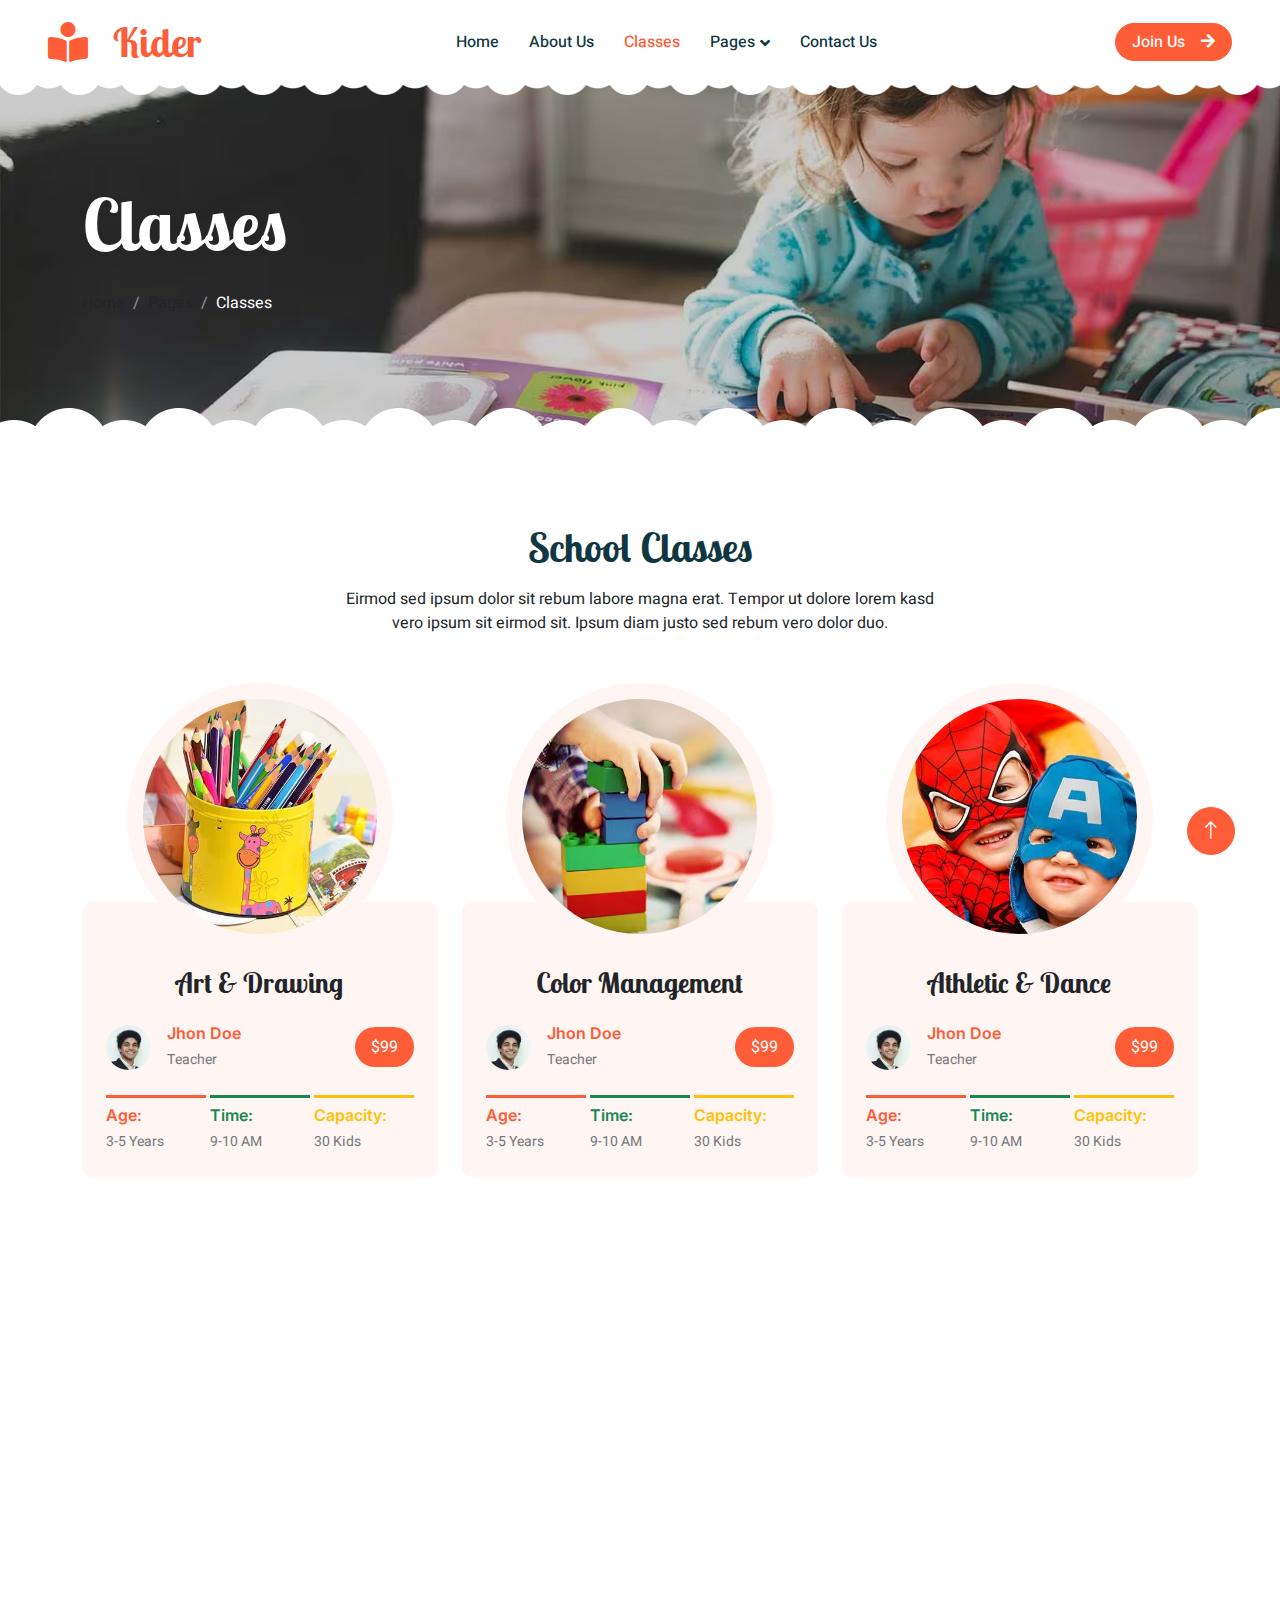
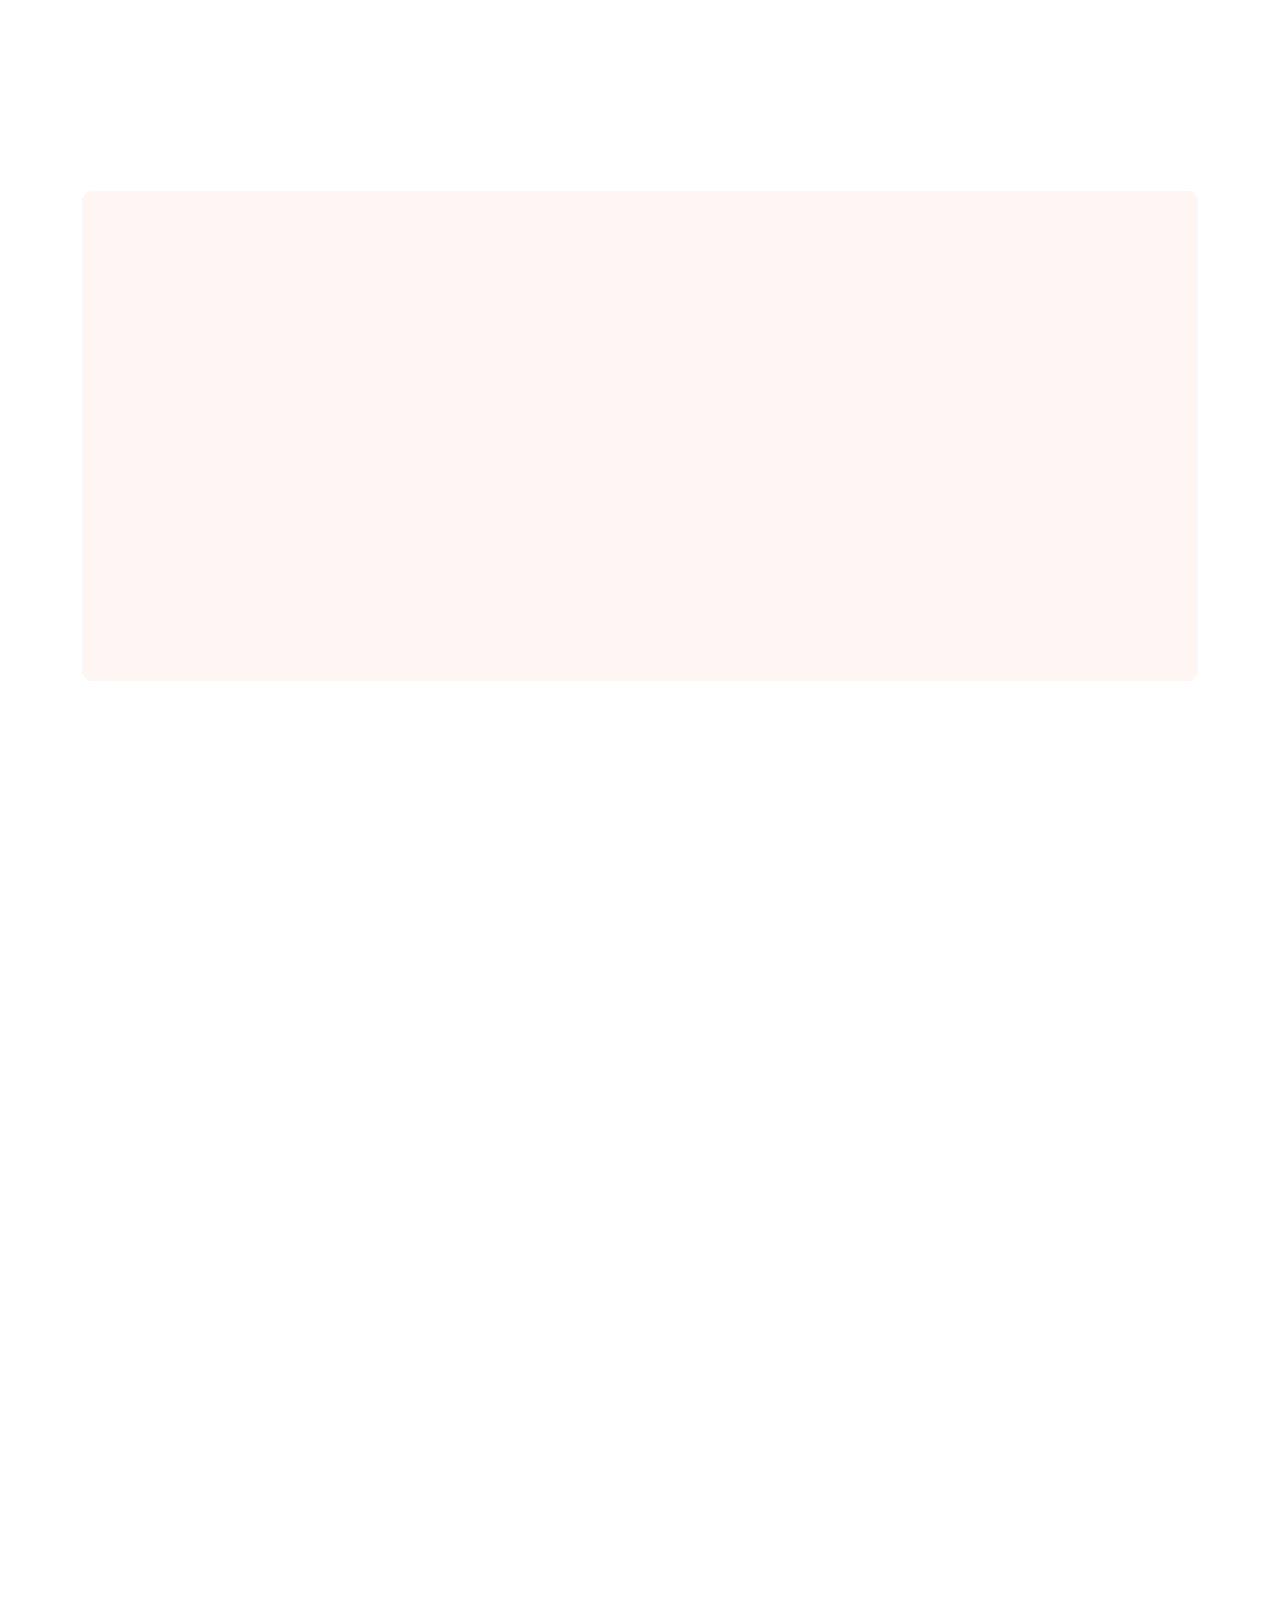
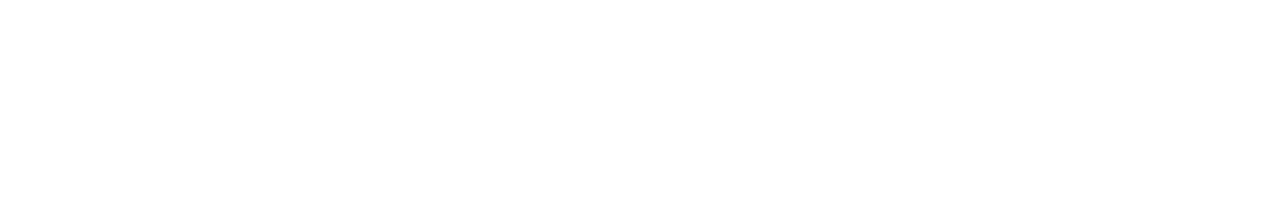
<file: classes.html>
<!DOCTYPE html>
<html lang="en">

<head>
    <meta charset="utf-8">
    <title>Kider - Preschool Website Template</title>
    <meta name="description" content="Kider is a preschool website template that introduces school classes, facilities, and appointment booking for parents.">
    <meta content="width=device-width, initial-scale=1.0" name="viewport">
    <meta content="" name="keywords">
    <meta content="" name="description">

    <!-- Favicon -->
    <link href="img/favicon.ico" rel="icon">

    <!-- Preconnect for Fonts -->
    <link rel="preconnect" href="https://fonts.googleapis.com">
    <link rel="preconnect" href="https://fonts.gstatic.com" crossorigin>

    <!-- Google Fonts (lazy loaded) -->
    <link rel="preload" as="style" href="https://fonts.googleapis.com/css2?family=Heebo:wght@400;500;600&family=Inter:wght@600&family=Lobster+Two:wght@700&display=swap" onload="this.onload=null;this.rel='stylesheet'">
    <noscript>
        <link href="https://fonts.googleapis.com/css2?family=Heebo:wght@400;500;600&family=Inter:wght@600&family=Lobster+Two:wght@700&display=swap" rel="stylesheet">
    </noscript>

    <!-- Font Awesome (lazy loaded) -->
    <link rel="preload" as="style" href="https://cdnjs.cloudflare.com/ajax/libs/font-awesome/5.10.0/css/all.min.css" onload="this.onload=null;this.rel='stylesheet'">
    <noscript>
        <link href="https://cdnjs.cloudflare.com/ajax/libs/font-awesome/5.10.0/css/all.min.css" rel="stylesheet">
    </noscript>

    <!-- Bootstrap Icons (lazy loaded) -->
    <link rel="preload" as="style" href="https://cdn.jsdelivr.net/npm/bootstrap-icons@1.4.1/font/bootstrap-icons.css" onload="this.onload=null;this.rel='stylesheet'">
    <noscript>
        <link href="https://cdn.jsdelivr.net/npm/bootstrap-icons@1.4.1/font/bootstrap-icons.css" rel="stylesheet">
    </noscript>

    <!-- Libraries Stylesheet -->
    <link rel="preload" as="style" href="lib/animate/animate.min.css" onload="this.onload=null;this.rel='stylesheet'">
    <noscript>
        <link href="lib/animate/animate.min.css" rel="stylesheet">
    </noscript>

    <link rel="preload" as="style" href="lib/owlcarousel/assets/owl.carousel.min.css" onload="this.onload=null;this.rel='stylesheet'">
    <noscript>
        <link href="lib/owlcarousel/assets/owl.carousel.min.css" rel="stylesheet">
    </noscript>

    <!-- Customized Bootstrap Stylesheet (lazy loaded) -->
    <link rel="preload" as="style" href="css/bootstrap.min.css" onload="this.onload=null;this.rel='stylesheet'">
    <noscript>
        <link href="css/bootstrap.min.css" rel="stylesheet">
    </noscript>

    <!-- Template Stylesheet -->
    <link rel="preload" as="style" href="css/style.css" onload="this.onload=null;this.rel='stylesheet'">
    <noscript>
        <link href="css/style.css" rel="stylesheet">
    </noscript>
</head>

<body>
    <div class="container-xxl bg-white p-0">
        <!-- Spinner Start -->
        <div id="spinner" class="show bg-white position-fixed translate-middle w-100 vh-100 top-50 start-50 d-flex align-items-center justify-content-center">
            <div class="spinner-border text-primary" style="width: 3rem; height: 3rem;" role="status">
                <span class="sr-only">Loading...</span>
            </div>
        </div>
        <!-- Spinner End -->


        <!-- Navbar Start -->
        <nav class="navbar navbar-expand-lg bg-white navbar-light sticky-top px-4 px-lg-5 py-lg-0">
            <a href="index.html" class="navbar-brand" aria-label="Go to homepage">
                <h1 class="m-0 text-primary">
                    <i class="fa fa-book-reader me-3" aria-hidden="true"></i>
                    Kider
                </h1>
            </a>
            <button type="button" class="navbar-toggler" data-bs-toggle="collapse" data-bs-target="#navbarCollapse" aria-label="Toggle navigation menu">
                <span class="navbar-toggler-icon"></span>
            </button>
            <div class="collapse navbar-collapse" id="navbarCollapse">
                <div class="navbar-nav mx-auto">
                    <a href="index.html" class="nav-item nav-link">Home</a>
                    <a href="about.html" class="nav-item nav-link">About Us</a>
                    <a href="classes.html" class="nav-item nav-link active">Classes</a>
                    <div class="nav-item dropdown">
                        <a href="#" class="nav-link dropdown-toggle" data-bs-toggle="dropdown">Pages</a>
                        <div class="dropdown-menu rounded-0 rounded-bottom border-0 shadow-sm m-0">
                            <a href="facility.html" class="dropdown-item">School Facilities</a>
                            <a href="team.html" class="dropdown-item">Popular Teachers</a>
                            <a href="call-to-action.html" class="dropdown-item">Become A Teachers</a>
                            <a href="appointment.html" class="dropdown-item">Make Appointment</a>
                            <a href="testimonial.html" class="dropdown-item">Testimonial</a>
                            <a href="404.html" class="dropdown-item">404 Error</a>
                        </div>
                    </div>
                    <a href="contact.html" class="nav-item nav-link">Contact Us</a>
                </div>
                <a href="" class="btn btn-primary rounded-pill px-3 d-none d-lg-block">Join Us<i class="fa fa-arrow-right ms-3"></i></a>
            </div>
        </nav>
        <!-- Navbar End -->


        <!-- Page Header End -->
        <div class="container-xxl py-5 page-header position-relative mb-5">
            <div class="container py-5">
                <h1 class="display-2 text-white animated slideInDown mb-4">Classes</h1>
                <nav aria-label="breadcrumb animated slideInDown">
                    <ol class="breadcrumb">
                        <li class="breadcrumb-item"><a href="#">Home</a></li>
                        <li class="breadcrumb-item"><a href="#">Pages</a></li>
                        <li class="breadcrumb-item text-white active" aria-current="page">Classes</li>
                    </ol>
                </nav>
            </div>
        </div>
        <!-- Page Header End -->


        <!-- Classes Start -->
        <div class="container-xxl py-5">
            <div class="container">
                <div class="text-center mx-auto mb-5 wow fadeInUp" data-wow-delay="0.1s" style="max-width: 600px;">
                    <h1 class="mb-3">School Classes</h1>
                    <p>Eirmod sed ipsum dolor sit rebum labore magna erat. Tempor ut dolore lorem kasd vero ipsum sit eirmod sit. Ipsum diam justo sed rebum vero dolor duo.</p>
                </div>
                <div class="row g-4">
                    <div class="col-lg-4 col-md-6 wow fadeInUp" data-wow-delay="0.1s">
                        <div class="classes-item">
                            <div class="bg-light rounded-circle w-75 mx-auto p-3">
                                <img class="img-fluid rounded-circle" src="img/classes-1.avif" alt="" loading="lazy">
                            </div>
                            <div class="bg-light rounded p-4 pt-5 mt-n5">
                                <a class="d-block text-center h3 mt-3 mb-4" href="">Art & Drawing</a>
                                <div class="d-flex align-items-center justify-content-between mb-4">
                                    <div class="d-flex align-items-center">
                                        <img class="rounded-circle flex-shrink-0" src="img/user.avif" alt="" style="width: 45px; height: 45px;" loading="lazy">
                                        <div class="ms-3">
                                            <h6 class="text-primary mb-1">Jhon Doe</h6>
                                            <small>Teacher</small>
                                        </div>
                                    </div>
                                    <span class="bg-primary text-white rounded-pill py-2 px-3" href="">$99</span>
                                </div>
                                <div class="row g-1">
                                    <div class="col-4">
                                        <div class="border-top border-3 border-primary pt-2">
                                            <h6 class="text-primary mb-1">Age:</h6>
                                            <small>3-5 Years</small>
                                        </div>
                                    </div>
                                    <div class="col-4">
                                        <div class="border-top border-3 border-success pt-2">
                                            <h6 class="text-success mb-1">Time:</h6>
                                            <small>9-10 AM</small>
                                        </div>
                                    </div>
                                    <div class="col-4">
                                        <div class="border-top border-3 border-warning pt-2">
                                            <h6 class="text-warning mb-1">Capacity:</h6>
                                            <small>30 Kids</small>
                                        </div>
                                    </div>
                                </div>
                            </div>
                        </div>
                    </div>
                    <div class="col-lg-4 col-md-6 wow fadeInUp" data-wow-delay="0.3s">
                        <div class="classes-item">
                            <div class="bg-light rounded-circle w-75 mx-auto p-3">
                                <img class="img-fluid rounded-circle" src="img/classes-2.avif" alt="" loading="lazy">
                            </div>
                            <div class="bg-light rounded p-4 pt-5 mt-n5">
                                <a class="d-block text-center h3 mt-3 mb-4" href="">Color Management</a>
                                <div class="d-flex align-items-center justify-content-between mb-4">
                                    <div class="d-flex align-items-center">
                                        <img class="rounded-circle flex-shrink-0" src="img/user.avif" alt="" style="width: 45px; height: 45px;" loading="lazy">
                                        <div class="ms-3">
                                            <h6 class="text-primary mb-1">Jhon Doe</h6>
                                            <small>Teacher</small>
                                        </div>
                                    </div>
                                    <span class="bg-primary text-white rounded-pill py-2 px-3" href="">$99</span>
                                </div>
                                <div class="row g-1">
                                    <div class="col-4">
                                        <div class="border-top border-3 border-primary pt-2">
                                            <h6 class="text-primary mb-1">Age:</h6>
                                            <small>3-5 Years</small>
                                        </div>
                                    </div>
                                    <div class="col-4">
                                        <div class="border-top border-3 border-success pt-2">
                                            <h6 class="text-success mb-1">Time:</h6>
                                            <small>9-10 AM</small>
                                        </div>
                                    </div>
                                    <div class="col-4">
                                        <div class="border-top border-3 border-warning pt-2">
                                            <h6 class="text-warning mb-1">Capacity:</h6>
                                            <small>30 Kids</small>
                                        </div>
                                    </div>
                                </div>
                            </div>
                        </div>
                    </div>
                    <div class="col-lg-4 col-md-6 wow fadeInUp" data-wow-delay="0.5s">
                        <div class="classes-item">
                            <div class="bg-light rounded-circle w-75 mx-auto p-3">
                                <img class="img-fluid rounded-circle" src="img/classes-3.avif" alt="" loading="lazy">
                            </div>
                            <div class="bg-light rounded p-4 pt-5 mt-n5">
                                <a class="d-block text-center h3 mt-3 mb-4" href="">Athletic & Dance</a>
                                <div class="d-flex align-items-center justify-content-between mb-4">
                                    <div class="d-flex align-items-center">
                                        <img class="rounded-circle flex-shrink-0" src="img/user.avif" alt="" style="width: 45px; height: 45px;" loading="lazy">
                                        <div class="ms-3">
                                            <h6 class="text-primary mb-1">Jhon Doe</h6>
                                            <small>Teacher</small>
                                        </div>
                                    </div>
                                    <span class="bg-primary text-white rounded-pill py-2 px-3" href="">$99</span>
                                </div>
                                <div class="row g-1">
                                    <div class="col-4">
                                        <div class="border-top border-3 border-primary pt-2">
                                            <h6 class="text-primary mb-1">Age:</h6>
                                            <small>3-5 Years</small>
                                        </div>
                                    </div>
                                    <div class="col-4">
                                        <div class="border-top border-3 border-success pt-2">
                                            <h6 class="text-success mb-1">Time:</h6>
                                            <small>9-10 AM</small>
                                        </div>
                                    </div>
                                    <div class="col-4">
                                        <div class="border-top border-3 border-warning pt-2">
                                            <h6 class="text-warning mb-1">Capacity:</h6>
                                            <small>30 Kids</small>
                                        </div>
                                    </div>
                                </div>
                            </div>
                        </div>
                    </div>
                    <div class="col-lg-4 col-md-6 wow fadeInUp" data-wow-delay="0.1s">
                        <div class="classes-item">
                            <div class="bg-light rounded-circle w-75 mx-auto p-3">
                                <img class="img-fluid rounded-circle" src="img/classes-4.avif" alt="" loading="lazy">
                            </div>
                            <div class="bg-light rounded p-4 pt-5 mt-n5">
                                <a class="d-block text-center h3 mt-3 mb-4" href="">Language & Speaking</a>
                                <div class="d-flex align-items-center justify-content-between mb-4">
                                    <div class="d-flex align-items-center">
                                        <img class="rounded-circle flex-shrink-0" src="img/user.avif" alt="" style="width: 45px; height: 45px;" loading="lazy">
                                        <div class="ms-3">
                                            <h6 class="text-primary mb-1">Jhon Doe</h6>
                                            <small>Teacher</small>
                                        </div>
                                    </div>
                                    <span class="bg-primary text-white rounded-pill py-2 px-3" href="">$99</span>
                                </div>
                                <div class="row g-1">
                                    <div class="col-4">
                                        <div class="border-top border-3 border-primary pt-2">
                                            <h6 class="text-primary mb-1">Age:</h6>
                                            <small>3-5 Years</small>
                                        </div>
                                    </div>
                                    <div class="col-4">
                                        <div class="border-top border-3 border-success pt-2">
                                            <h6 class="text-success mb-1">Time:</h6>
                                            <small>9-10 AM</small>
                                        </div>
                                    </div>
                                    <div class="col-4">
                                        <div class="border-top border-3 border-warning pt-2">
                                            <h6 class="text-warning mb-1">Capacity:</h6>
                                            <small>30 Kids</small>
                                        </div>
                                    </div>
                                </div>
                            </div>
                        </div>
                    </div>
                    <div class="col-lg-4 col-md-6 wow fadeInUp" data-wow-delay="0.3s">
                        <div class="classes-item">
                            <div class="bg-light rounded-circle w-75 mx-auto p-3">
                                <img class="img-fluid rounded-circle" src="img/classes-5.avif" alt="" loading="lazy">
                            </div>
                            <div class="bg-light rounded p-4 pt-5 mt-n5">
                                <a class="d-block text-center h3 mt-3 mb-4" href="">Religion & History</a>
                                <div class="d-flex align-items-center justify-content-between mb-4">
                                    <div class="d-flex align-items-center">
                                        <img class="rounded-circle flex-shrink-0" src="img/user.avif" alt="" style="width: 45px; height: 45px;" loading="lazy">
                                        <div class="ms-3">
                                            <h6 class="text-primary mb-1">Jhon Doe</h6>
                                            <small>Teacher</small>
                                        </div>
                                    </div>
                                    <span class="bg-primary text-white rounded-pill py-2 px-3" href="">$99</span>
                                </div>
                                <div class="row g-1">
                                    <div class="col-4">
                                        <div class="border-top border-3 border-primary pt-2">
                                            <h6 class="text-primary mb-1">Age:</h6>
                                            <small>3-5 Years</small>
                                        </div>
                                    </div>
                                    <div class="col-4">
                                        <div class="border-top border-3 border-success pt-2">
                                            <h6 class="text-success mb-1">Time:</h6>
                                            <small>9-10 AM</small>
                                        </div>
                                    </div>
                                    <div class="col-4">
                                        <div class="border-top border-3 border-warning pt-2">
                                            <h6 class="text-warning mb-1">Capacity:</h6>
                                            <small>30 Kids</small>
                                        </div>
                                    </div>
                                </div>
                            </div>
                        </div>
                    </div>
                    <div class="col-lg-4 col-md-6 wow fadeInUp" data-wow-delay="0.5s">
                        <div class="classes-item">
                            <div class="bg-light rounded-circle w-75 mx-auto p-3">
                                <img class="img-fluid rounded-circle" src="img/classes-6.avif" alt="" loading="lazy">
                            </div>
                            <div class="bg-light rounded p-4 pt-5 mt-n5">
                                <a class="d-block text-center h3 mt-3 mb-4" href="">General Knowledge</a>
                                <div class="d-flex align-items-center justify-content-between mb-4">
                                    <div class="d-flex align-items-center">
                                        <img class="rounded-circle flex-shrink-0" src="img/user.avif" alt="" style="width: 45px; height: 45px;" loading="lazy">
                                        <div class="ms-3">
                                            <h6 class="text-primary mb-1">Jhon Doe</h6>
                                            <small>Teacher</small>
                                        </div>
                                    </div>
                                    <span class="bg-primary text-white rounded-pill py-2 px-3" href="">$99</span>
                                </div>
                                <div class="row g-1">
                                    <div class="col-4">
                                        <div class="border-top border-3 border-primary pt-2">
                                            <h6 class="text-primary mb-1">Age:</h6>
                                            <small>3-5 Years</small>
                                        </div>
                                    </div>
                                    <div class="col-4">
                                        <div class="border-top border-3 border-success pt-2">
                                            <h6 class="text-success mb-1">Time:</h6>
                                            <small>9-10 AM</small>
                                        </div>
                                    </div>
                                    <div class="col-4">
                                        <div class="border-top border-3 border-warning pt-2">
                                            <h6 class="text-warning mb-1">Capacity:</h6>
                                            <small>30 Kids</small>
                                        </div>
                                    </div>
                                </div>
                            </div>
                        </div>
                    </div>
                </div>
            </div>
        </div>
        <!-- Classes End -->


        <!-- Appointment Start -->
        <div class="container-xxl py-5">
            <div class="container">
                <div class="bg-light rounded">
                    <div class="row g-0">
                        <div class="col-lg-6 wow fadeIn" data-wow-delay="0.1s">
                            <div class="h-100 d-flex flex-column justify-content-center p-5">
                                <h1 class="mb-4">Make Appointment</h1>
                                <form>
                                    <div class="row g-3">
                                        <div class="col-sm-6">
                                            <div class="form-floating">
                                                <input type="text" class="form-control border-0" id="gname" placeholder="Gurdian Name">
                                                <label for="gname">Gurdian Name</label>
                                            </div>
                                        </div>
                                        <div class="col-sm-6">
                                            <div class="form-floating">
                                                <input type="email" class="form-control border-0" id="gmail" placeholder="Gurdian Email">
                                                <label for="gmail">Gurdian Email</label>
                                            </div>
                                        </div>
                                        <div class="col-sm-6">
                                            <div class="form-floating">
                                                <input type="text" class="form-control border-0" id="cname" placeholder="Child Name">
                                                <label for="cname">Child Name</label>
                                            </div>
                                        </div>
                                        <div class="col-sm-6">
                                            <div class="form-floating">
                                                <input type="text" class="form-control border-0" id="cage" placeholder="Child Age">
                                                <label for="cage">Child Age</label>
                                            </div>
                                        </div>
                                        <div class="col-12">
                                            <div class="form-floating">
                                                <textarea class="form-control border-0" placeholder="Leave a message here" id="message" style="height: 100px"></textarea>
                                                <label for="message">Message</label>
                                            </div>
                                        </div>
                                        <div class="col-12">
                                            <button class="btn btn-primary w-100 py-3" type="submit">Submit</button>
                                        </div>
                                    </div>
                                </form>
                            </div>
                        </div>
                        <div class="col-lg-6 wow fadeIn" data-wow-delay="0.5s" style="min-height: 400px;">
                            <div class="position-relative h-100">
                                <img class="position-absolute w-100 h-100 rounded" src="img/appointment.avif" style="object-fit: cover;" loading="lazy">
                            </div>
                        </div>
                    </div>
                </div>
            </div>
        </div>
        <!-- Appointment End -->


        <!-- Testimonial Start -->
        <div class="container-xxl py-5">
            <div class="container">
                <div class="text-center mx-auto mb-5 wow fadeInUp" data-wow-delay="0.1s" style="max-width: 600px;">
                    <h1 class="mb-3">Our Clients Say!</h1>
                    <p>Eirmod sed ipsum dolor sit rebum labore magna erat. Tempor ut dolore lorem kasd vero ipsum sit eirmod sit. Ipsum diam justo sed rebum vero dolor duo.</p>
                </div>
                <div class="owl-carousel testimonial-carousel wow fadeInUp" data-wow-delay="0.1s">
                    <div class="testimonial-item bg-light rounded p-5">
                        <p class="fs-5">Tempor stet labore dolor clita stet diam amet ipsum dolor duo ipsum rebum stet dolor amet diam stet. Est stet ea lorem amet est kasd kasd erat eos</p>
                        <div class="d-flex align-items-center bg-white me-n5" style="border-radius: 50px 0 0 50px;">
                            <img class="img-fluid flex-shrink-0 rounded-circle" src="img/testimonial-1.avif" style="width: 90px; height: 90px;" loading="lazy">
                            <div class="ps-3">
                                <h3 class="mb-1">Client Name</h3>
                                <span>Profession</span>
                            </div>
                            <i class="fa fa-quote-right fa-3x text-primary ms-auto d-none d-sm-flex"></i>
                        </div>
                    </div>
                    <div class="testimonial-item bg-light rounded p-5">
                        <p class="fs-5">Tempor stet labore dolor clita stet diam amet ipsum dolor duo ipsum rebum stet dolor amet diam stet. Est stet ea lorem amet est kasd kasd erat eos</p>
                        <div class="d-flex align-items-center bg-white me-n5" style="border-radius: 50px 0 0 50px;">
                            <img class="img-fluid flex-shrink-0 rounded-circle" src="img/testimonial-2.avif" style="width: 90px; height: 90px;" loading="lazy">
                            <div class="ps-3">
                                <h3 class="mb-1">Client Name</h3>
                                <span>Profession</span>
                            </div>
                            <i class="fa fa-quote-right fa-3x text-primary ms-auto d-none d-sm-flex"></i>
                        </div>
                    </div>
                    <div class="testimonial-item bg-light rounded p-5">
                        <p class="fs-5">Tempor stet labore dolor clita stet diam amet ipsum dolor duo ipsum rebum stet dolor amet diam stet. Est stet ea lorem amet est kasd kasd erat eos</p>
                        <div class="d-flex align-items-center bg-white me-n5" style="border-radius: 50px 0 0 50px;">
                            <img class="img-fluid flex-shrink-0 rounded-circle" src="img/testimonial-3.avif" style="width: 90px; height: 90px;" loading="lazy">
                            <div class="ps-3">
                                <h3 class="mb-1">Client Name</h3>
                                <span>Profession</span>
                            </div>
                            <i class="fa fa-quote-right fa-3x text-primary ms-auto d-none d-sm-flex"></i>
                        </div>
                    </div>
                </div>
            </div>
        </div>
        <!-- Testimonial End -->


        <!-- Footer Start -->
        <div class="container-fluid bg-dark text-white-50 footer pt-5 mt-5 wow fadeIn" data-wow-delay="0.1s">
            <div class="container py-5">
                <div class="row g-5">
                    <div class="col-lg-3 col-md-6">
                        <h3 class="text-white mb-4">Get In Touch</h3>
                        <p class="mb-2"><i class="fa fa-map-marker-alt me-3"></i>123 Street, New York, USA</p>
                        <p class="mb-2"><i class="fa fa-phone-alt me-3"></i>+012 345 67890</p>
                        <p class="mb-2"><i class="fa fa-envelope me-3"></i>info@example.com</p>
                        <div class="d-flex pt-2">
                            <a class="btn btn-outline-light btn-social" href=""><i class="fab fa-twitter"></i></a>
                            <a class="btn btn-outline-light btn-social" href=""><i class="fab fa-facebook-f"></i></a>
                            <a class="btn btn-outline-light btn-social" href=""><i class="fab fa-youtube"></i></a>
                            <a class="btn btn-outline-light btn-social" href=""><i class="fab fa-linkedin-in"></i></a>
                        </div>
                    </div>
                    <div class="col-lg-3 col-md-6">
                        <h3 class="text-white mb-4">Quick Links</h3>
                        <a class="btn btn-link text-white-50" href="">About Us</a>
                        <a class="btn btn-link text-white-50" href="">Contact Us</a>
                        <a class="btn btn-link text-white-50" href="">Our Services</a>
                        <a class="btn btn-link text-white-50" href="">Privacy Policy</a>
                        <a class="btn btn-link text-white-50" href="">Terms & Condition</a>
                    </div>
                    <div class="col-lg-3 col-md-6">
                        <h3 class="text-white mb-4">Photo Gallery</h3>
                        <div class="row g-2 pt-2">
                            <div class="col-4">
                                <img class="img-fluid rounded bg-light p-1" src="img/classes-1.avif" alt="" loading="lazy">
                            </div>
                            <div class="col-4">
                                <img class="img-fluid rounded bg-light p-1" src="img/classes-2.avif" alt="" loading="lazy">
                            </div>
                            <div class="col-4">
                                <img class="img-fluid rounded bg-light p-1" src="img/classes-3.avif" alt="" loading="lazy">
                            </div>
                            <div class="col-4">
                                <img class="img-fluid rounded bg-light p-1" src="img/classes-4.avif" alt="" loading="lazy">
                            </div>
                            <div class="col-4">
                                <img class="img-fluid rounded bg-light p-1" src="img/classes-5.avif" alt="" loading="lazy">
                            </div>
                            <div class="col-4">
                                <img class="img-fluid rounded bg-light p-1" src="img/classes-6.avif" alt="" loading="lazy">
                            </div>
                        </div>
                    </div>
                    <div class="col-lg-3 col-md-6">
                        <h3 class="text-white mb-4">Newsletter</h3>
                        <p>Dolor amet sit justo amet elitr clita ipsum elitr est.</p>
                        <div class="position-relative mx-auto" style="max-width: 400px;">
                            <input class="form-control bg-transparent w-100 py-3 ps-4 pe-5" type="text" placeholder="Your email">
                            <button type="button" class="btn btn-primary py-2 position-absolute top-0 end-0 mt-2 me-2">SignUp</button>
                        </div>
                    </div>
                </div>
            </div>
            <div class="container">
                <div class="copyright">
                    <div class="row">
                        <div class="col-md-6 text-center text-md-start mb-3 mb-md-0">
                            &copy; <a class="border-bottom" href="#">Your Site Name</a>, All Right Reserved. 
							
							<!--/*** This template is free as long as you keep the footer author’s credit link/attribution link/backlink. If you'd like to use the template without the footer author’s credit link/attribution link/backlink, you can purchase the Credit Removal License from "https://htmlcodex.com/credit-removal". Thank you for your support. ***/-->
							Designed By <a class="border-bottom" href="https://htmlcodex.com">HTML Codex</a>
                        </div>
                        <div class="col-md-6 text-center text-md-end">
                            <div class="footer-menu">
                                <a href="">Home</a>
                                <a href="">Cookies</a>
                                <a href="">Help</a>
                                <a href="">FQAs</a>
                            </div>
                        </div>
                    </div>
                </div>
            </div>
        </div>
        <!-- Footer End -->


        <!-- Back to Top -->
        <a href="#" class="btn btn-lg btn-primary btn-lg-square back-to-top"><i class="bi bi-arrow-up"></i></a>
    </div>

    <!-- JavaScript Libraries -->
    <script src="https://code.jquery.com/jquery-3.4.1.min.js"></script>
    <script src="https://cdn.jsdelivr.net/npm/bootstrap@5.0.0/dist/js/bootstrap.bundle.min.js"></script>
    <script src="lib/wow/wow.min.js"></script>
    <script src="lib/easing/easing.min.js"></script>
    <script src="lib/waypoints/waypoints.min.js"></script>
    <script src="lib/owlcarousel/owl.carousel.min.js"></script>

    <!-- Template Javascript -->
    <script src="js/main.js"></script>
</body>

</html>
</file>
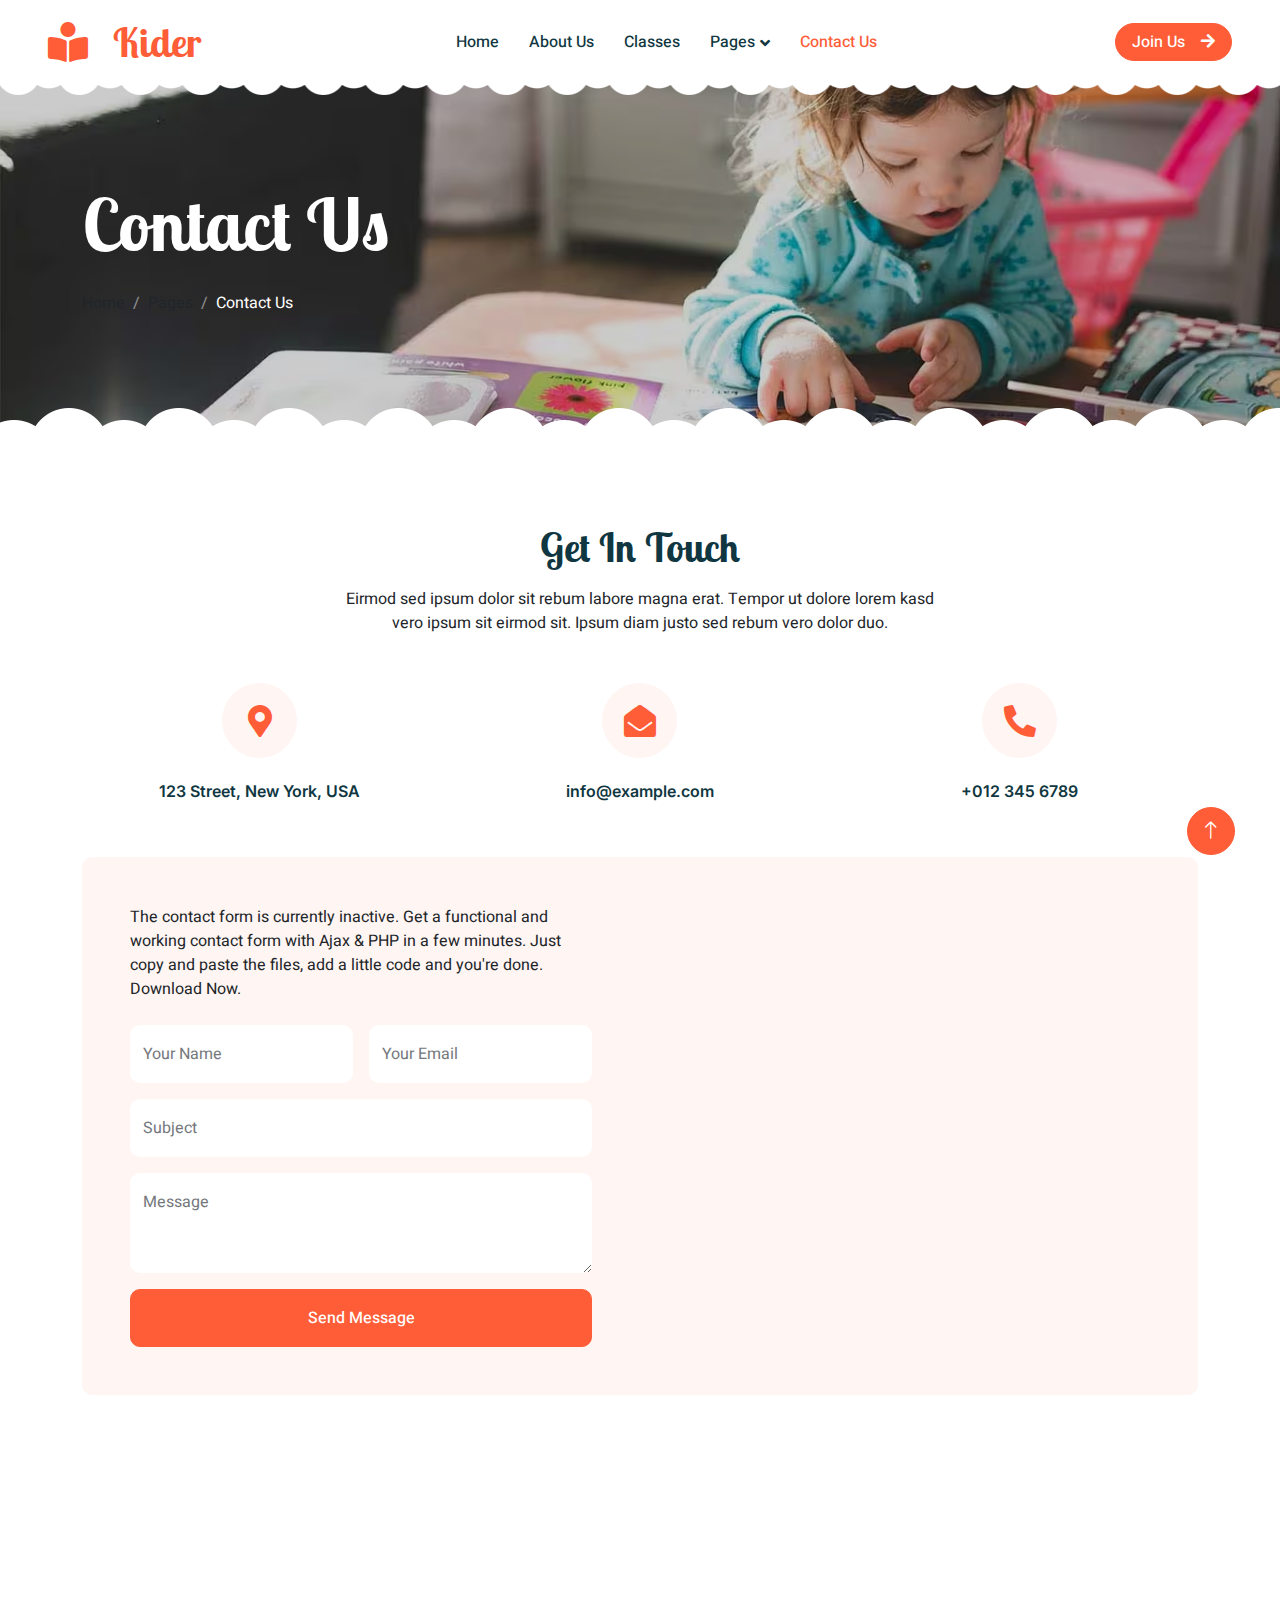
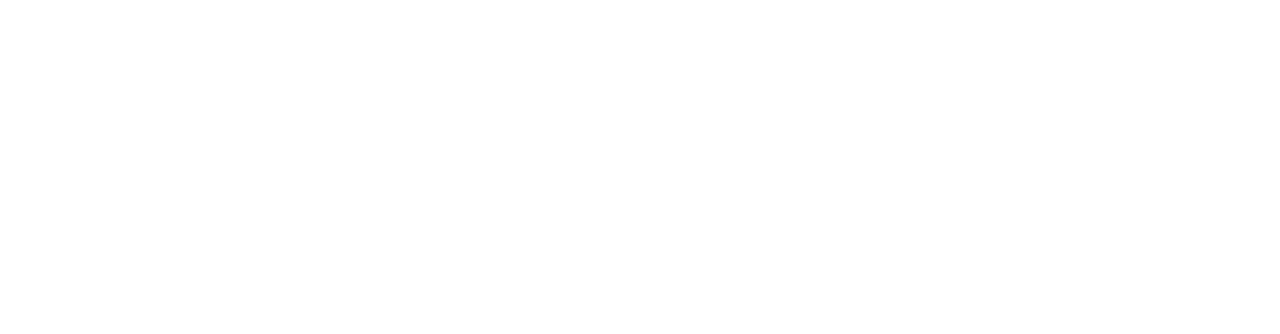
<file: contact.html>
<!DOCTYPE html>
<html lang="en">

<head>
    <meta charset="utf-8">
    <title>Kider - Preschool Website Template</title>
    <meta name="description" content="Kider is a preschool website template that introduces school classes, facilities, and appointment booking for parents.">
    <meta content="width=device-width, initial-scale=1.0" name="viewport">
    <meta content="" name="keywords">
    <meta content="" name="description">

    <!-- Favicon -->
    <link href="img/favicon.ico" rel="icon">

    <!-- Preconnect for Fonts -->
    <link rel="preconnect" href="https://fonts.googleapis.com">
    <link rel="preconnect" href="https://fonts.gstatic.com" crossorigin>

    <!-- Google Fonts (lazy loaded) -->
    <link rel="preload" as="style" href="https://fonts.googleapis.com/css2?family=Heebo:wght@400;500;600&family=Inter:wght@600&family=Lobster+Two:wght@700&display=swap" onload="this.onload=null;this.rel='stylesheet'">
    <noscript>
        <link href="https://fonts.googleapis.com/css2?family=Heebo:wght@400;500;600&family=Inter:wght@600&family=Lobster+Two:wght@700&display=swap" rel="stylesheet">
    </noscript>

    <!-- Font Awesome (lazy loaded) -->
    <link rel="preload" as="style" href="https://cdnjs.cloudflare.com/ajax/libs/font-awesome/5.10.0/css/all.min.css" onload="this.onload=null;this.rel='stylesheet'">
    <noscript>
        <link href="https://cdnjs.cloudflare.com/ajax/libs/font-awesome/5.10.0/css/all.min.css" rel="stylesheet">
    </noscript>

    <!-- Bootstrap Icons (lazy loaded) -->
    <link rel="preload" as="style" href="https://cdn.jsdelivr.net/npm/bootstrap-icons@1.4.1/font/bootstrap-icons.css" onload="this.onload=null;this.rel='stylesheet'">
    <noscript>
        <link href="https://cdn.jsdelivr.net/npm/bootstrap-icons@1.4.1/font/bootstrap-icons.css" rel="stylesheet">
    </noscript>

    <!-- Libraries Stylesheet -->
    <link rel="preload" as="style" href="lib/animate/animate.min.css" onload="this.onload=null;this.rel='stylesheet'">
    <noscript>
        <link href="lib/animate/animate.min.css" rel="stylesheet">
    </noscript>

    <link rel="preload" as="style" href="lib/owlcarousel/assets/owl.carousel.min.css" onload="this.onload=null;this.rel='stylesheet'">
    <noscript>
        <link href="lib/owlcarousel/assets/owl.carousel.min.css" rel="stylesheet">
    </noscript>

    <!-- Customized Bootstrap Stylesheet (lazy loaded) -->
    <link rel="preload" as="style" href="css/bootstrap.min.css" onload="this.onload=null;this.rel='stylesheet'">
    <noscript>
        <link href="css/bootstrap.min.css" rel="stylesheet">
    </noscript>

    <!-- Template Stylesheet -->
    <link rel="preload" as="style" href="css/style.css" onload="this.onload=null;this.rel='stylesheet'">
    <noscript>
        <link href="css/style.css" rel="stylesheet">
    </noscript>
</head>


<body>
<div class="container-xxl bg-white p-0">
    <!-- Spinner Start -->
    <div id="spinner" class="show bg-white position-fixed translate-middle w-100 vh-100 top-50 start-50 d-flex align-items-center justify-content-center">
        <div class="spinner-border text-primary" style="width: 3rem; height: 3rem;" role="status">
            <span class="sr-only">Loading...</span>
        </div>
    </div>
    <!-- Spinner End -->


    <!-- Navbar Start -->
    <nav class="navbar navbar-expand-lg bg-white navbar-light sticky-top px-4 px-lg-5 py-lg-0">
        <a href="index.html" class="navbar-brand" aria-label="Go to homepage">
            <h1 class="m-0 text-primary">
                <i class="fa fa-book-reader me-3" aria-hidden="true"></i>
                Kider
            </h1>
        </a>
        <button type="button" class="navbar-toggler" data-bs-toggle="collapse" data-bs-target="#navbarCollapse" aria-label="Toggle navigation menu">
            <span class="navbar-toggler-icon"></span>
        </button>
        <div class="collapse navbar-collapse" id="navbarCollapse">
            <div class="navbar-nav mx-auto">
                <a href="index.html" class="nav-item nav-link">Home</a>
                <a href="about.html" class="nav-item nav-link">About Us</a>
                <a href="classes.html" class="nav-item nav-link">Classes</a>
                <div class="nav-item dropdown">
                    <a href="#" class="nav-link dropdown-toggle" data-bs-toggle="dropdown">Pages</a>
                    <div class="dropdown-menu rounded-0 rounded-bottom border-0 m-0">
                        <a href="facility.html" class="dropdown-item">School Facilities</a>
                        <a href="team.html" class="dropdown-item">Popular Teachers</a>
                        <a href="call-to-action.html" class="dropdown-item">Become A Teachers</a>
                        <a href="appointment.html" class="dropdown-item">Make Appointment</a>
                        <a href="testimonial.html" class="dropdown-item">Testimonial</a>
                        <a href="404.html" class="dropdown-item">404 Error</a>
                    </div>
                </div>
                <a href="contact.html" class="nav-item nav-link active">Contact Us</a>
            </div>
            <a href="" class="btn btn-primary rounded-pill px-3 d-none d-lg-block">Join Us<i class="fa fa-arrow-right ms-3"></i></a>
        </div>
    </nav>
    <!-- Navbar End -->


    <!-- Page Header End -->
    <div class="container-xxl py-5 page-header position-relative mb-5">
        <div class="container py-5">
            <h1 class="display-2 text-white animated slideInDown mb-4">Contact Us</h1>
            <nav aria-label="breadcrumb animated slideInDown">
                <ol class="breadcrumb">
                    <li class="breadcrumb-item"><a href="#">Home</a></li>
                    <li class="breadcrumb-item"><a href="#">Pages</a></li>
                    <li class="breadcrumb-item text-white active" aria-current="page">Contact Us</li>
                </ol>
            </nav>
        </div>
    </div>
    <!-- Page Header End -->


    <!-- Contact Start -->
    <div class="container-xxl py-5">
        <div class="container">
            <div class="text-center mx-auto mb-5 wow fadeInUp" data-wow-delay="0.1s" style="max-width: 600px;">
                <h1 class="mb-3">Get In Touch</h1>
                <p>Eirmod sed ipsum dolor sit rebum labore magna erat. Tempor ut dolore lorem kasd vero ipsum sit
                    eirmod sit. Ipsum diam justo sed rebum vero dolor duo.</p>
            </div>
            <div class="row g-4 mb-5">
                <div class="col-md-6 col-lg-4 text-center wow fadeInUp" data-wow-delay="0.1s">
                    <div class="bg-light rounded-circle d-inline-flex align-items-center justify-content-center mb-4" style="width: 75px; height: 75px;">
                        <i class="fa fa-map-marker-alt fa-2x text-primary"></i>
                    </div>
                    <h6>123 Street, New York, USA</h6>
                </div>
                <div class="col-md-6 col-lg-4 text-center wow fadeInUp" data-wow-delay="0.3s">
                    <div class="bg-light rounded-circle d-inline-flex align-items-center justify-content-center mb-4" style="width: 75px; height: 75px;">
                        <i class="fa fa-envelope-open fa-2x text-primary"></i>
                    </div>
                    <h6>info@example.com</h6>
                </div>
                <div class="col-md-6 col-lg-4 text-center wow fadeInUp" data-wow-delay="0.5s">
                    <div class="bg-light rounded-circle d-inline-flex align-items-center justify-content-center mb-4" style="width: 75px; height: 75px;">
                        <i class="fa fa-phone-alt fa-2x text-primary"></i>
                    </div>
                    <h6>+012 345 6789</h6>
                </div>
            </div>
            <div class="bg-light rounded">
                <div class="row g-0">
                    <div class="col-lg-6 wow fadeIn" data-wow-delay="0.1s">
                        <div class="h-100 d-flex flex-column justify-content-center p-5">
                            <p class="mb-4">The contact form is currently inactive. Get a functional and working contact form with Ajax & PHP in a few minutes. Just copy and paste the files, add a little code and you're done. <a href="https://htmlcodex.com/contact-form">Download Now</a>.</p>
                            <form>
                                <div class="row g-3">
                                    <div class="col-sm-6">
                                        <div class="form-floating">
                                            <input type="text" class="form-control border-0" id="name" placeholder="Your Name">
                                            <label for="name">Your Name</label>
                                        </div>
                                    </div>
                                    <div class="col-sm-6">
                                        <div class="form-floating">
                                            <input type="email" class="form-control border-0" id="email" placeholder="Your Email">
                                            <label for="email">Your Email</label>
                                        </div>
                                    </div>
                                    <div class="col-12">
                                        <div class="form-floating">
                                            <input type="text" class="form-control border-0" id="subject" placeholder="Subject">
                                            <label for="subject">Subject</label>
                                        </div>
                                    </div>
                                    <div class="col-12">
                                        <div class="form-floating">
                                            <textarea class="form-control border-0" placeholder="Leave a message here" id="message" style="height: 100px"></textarea>
                                            <label for="message">Message</label>
                                        </div>
                                    </div>
                                    <div class="col-12">
                                        <button class="btn btn-primary w-100 py-3" type="submit">Send Message</button>
                                    </div>
                                </div>
                            </form>
                        </div>
                    </div>
                    <div class="col-lg-6 wow fadeIn" data-wow-delay="0.5s" style="min-height: 400px;">
                        <div class="position-relative h-100">
                            <iframe class="position-relative rounded w-100 h-100"
                                    src="https://www.google.com/maps/embed?pb=!1m18!1m12!1m3!1d3001156.4288297426!2d-78.01371936852176!3d42.72876761954724!2m3!1f0!2f0!3f0!3m2!1i1024!2i768!4f13.1!3m3!1m2!1s0x4ccc4bf0f123a5a9%3A0xddcfc6c1de189567!2sNew%20York%2C%20USA!5e0!3m2!1sen!2sbd!4v1603794290143!5m2!1sen!2sbd"
                                    frameborder="0" style="min-height: 400px; border:0;" allowfullscreen="" aria-hidden="false"
                                    tabindex="0"></iframe>
                        </div>
                    </div>
                </div>
            </div>
        </div>
    </div>
    <!-- Contact End -->


    <!-- Footer Start -->
    <div class="container-fluid bg-dark text-white-50 footer pt-5 mt-5 wow fadeIn" data-wow-delay="0.1s">
        <div class="container py-5">
            <div class="row g-5">
                <div class="col-lg-3 col-md-6">
                    <h3 class="text-white mb-4">Get In Touch</h3>
                    <p class="mb-2"><i class="fa fa-map-marker-alt me-3"></i>123 Street, New York, USA</p>
                    <p class="mb-2"><i class="fa fa-phone-alt me-3"></i>+012 345 67890</p>
                    <p class="mb-2"><i class="fa fa-envelope me-3"></i>info@example.com</p>
                    <div class="d-flex pt-2">
                        <a class="btn btn-outline-light btn-social" href=""><i class="fab fa-twitter"></i></a>
                        <a class="btn btn-outline-light btn-social" href=""><i class="fab fa-facebook-f"></i></a>
                        <a class="btn btn-outline-light btn-social" href=""><i class="fab fa-youtube"></i></a>
                        <a class="btn btn-outline-light btn-social" href=""><i class="fab fa-linkedin-in"></i></a>
                    </div>
                </div>
                <div class="col-lg-3 col-md-6">
                    <h3 class="text-white mb-4">Quick Links</h3>
                    <a class="btn btn-link text-white-50" href="">About Us</a>
                    <a class="btn btn-link text-white-50" href="">Contact Us</a>
                    <a class="btn btn-link text-white-50" href="">Our Services</a>
                    <a class="btn btn-link text-white-50" href="">Privacy Policy</a>
                    <a class="btn btn-link text-white-50" href="">Terms & Condition</a>
                </div>
                <div class="col-lg-3 col-md-6">
                    <h3 class="text-white mb-4">Photo Gallery</h3>
                    <div class="row g-2 pt-2">
                        <div class="col-4">
                            <img class="img-fluid rounded bg-light p-1" src="img/classes-1.avif" alt="" loading="lazy">
                        </div>
                        <div class="col-4">
                            <img class="img-fluid rounded bg-light p-1" src="img/classes-2.avif" alt="" loading="lazy">
                        </div>
                        <div class="col-4">
                            <img class="img-fluid rounded bg-light p-1" src="img/classes-3.avif" alt="" loading="lazy">
                        </div>
                        <div class="col-4">
                            <img class="img-fluid rounded bg-light p-1" src="img/classes-4.avif" alt="" loading="lazy">
                        </div>
                        <div class="col-4">
                            <img class="img-fluid rounded bg-light p-1" src="img/classes-5.avif" alt="" loading="lazy">
                        </div>
                        <div class="col-4">
                            <img class="img-fluid rounded bg-light p-1" src="img/classes-6.avif" alt="" loading="lazy">
                        </div>
                    </div>
                </div>
                <div class="col-lg-3 col-md-6">
                    <h3 class="text-white mb-4">Newsletter</h3>
                    <p>Dolor amet sit justo amet elitr clita ipsum elitr est.</p>
                    <div class="position-relative mx-auto" style="max-width: 400px;">
                        <input class="form-control bg-transparent w-100 py-3 ps-4 pe-5" type="text" placeholder="Your email">
                        <button type="button" class="btn btn-primary py-2 position-absolute top-0 end-0 mt-2 me-2">SignUp</button>
                    </div>
                </div>
            </div>
        </div>
        <div class="container">
            <div class="copyright">
                <div class="row">
                    <div class="col-md-6 text-center text-md-start mb-3 mb-md-0">
                        &copy; <a class="border-bottom" href="#">Your Site Name</a>, All Right Reserved.

                        <!--/*** This template is free as long as you keep the footer author’s credit link/attribution link/backlink. If you'd like to use the template without the footer author’s credit link/attribution link/backlink, you can purchase the Credit Removal License from "https://htmlcodex.com/credit-removal". Thank you for your support. ***/-->
                        Designed By <a class="border-bottom" href="https://htmlcodex.com">HTML Codex</a>
                    </div>
                    <div class="col-md-6 text-center text-md-end">
                        <div class="footer-menu">
                            <a href="">Home</a>
                            <a href="">Cookies</a>
                            <a href="">Help</a>
                            <a href="">FQAs</a>
                        </div>
                    </div>
                </div>
            </div>
        </div>
    </div>
    <!-- Footer End -->


    <!-- Back to Top -->
    <a href="#" class="btn btn-lg btn-primary btn-lg-square back-to-top"><i class="bi bi-arrow-up"></i></a>
</div>

<!-- JavaScript Libraries -->
<script src="https://code.jquery.com/jquery-3.4.1.min.js"></script>
<script src="https://cdn.jsdelivr.net/npm/bootstrap@5.0.0/dist/js/bootstrap.bundle.min.js"></script>
<script src="lib/wow/wow.min.js"></script>
<script src="lib/easing/easing.min.js"></script>
<script src="lib/waypoints/waypoints.min.js"></script>
<script src="lib/owlcarousel/owl.carousel.min.js"></script>

<!-- Template Javascript -->
<script src="js/main.js"></script>
</body>

</html>
</file>
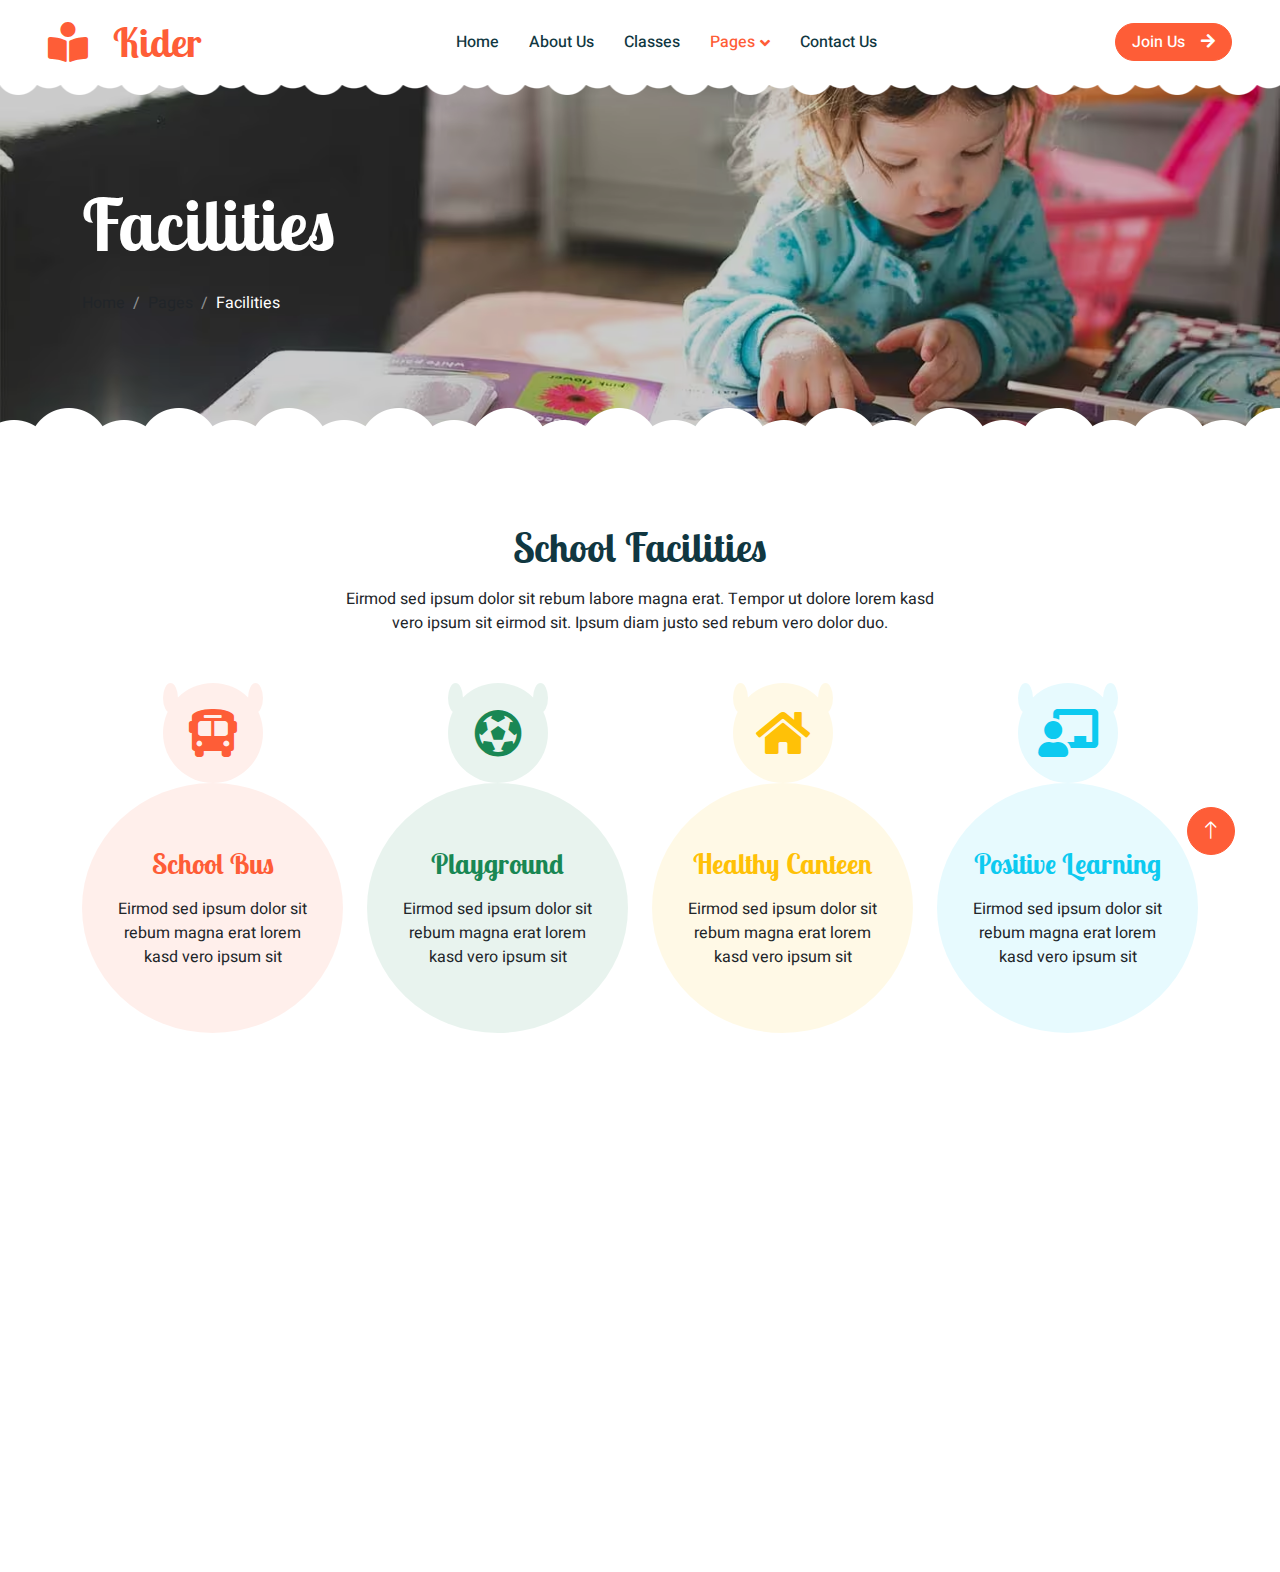
<file: facility.html>
<!DOCTYPE html>
<html lang="en">

<head>
    <meta charset="utf-8">
    <title>Kider - Preschool Website Template</title>
    <meta name="description" content="Kider is a preschool website template that introduces school classes, facilities, and appointment booking for parents.">
    <meta content="width=device-width, initial-scale=1.0" name="viewport">
    <meta content="" name="keywords">
    <meta content="" name="description">

    <!-- Favicon -->
    <link href="img/favicon.ico" rel="icon">

    <!-- Preconnect for Fonts -->
    <link rel="preconnect" href="https://fonts.googleapis.com">
    <link rel="preconnect" href="https://fonts.gstatic.com" crossorigin>

    <!-- Google Fonts (lazy loaded) -->
    <link rel="preload" as="style" href="https://fonts.googleapis.com/css2?family=Heebo:wght@400;500;600&family=Inter:wght@600&family=Lobster+Two:wght@700&display=swap" onload="this.onload=null;this.rel='stylesheet'">
    <noscript>
        <link href="https://fonts.googleapis.com/css2?family=Heebo:wght@400;500;600&family=Inter:wght@600&family=Lobster+Two:wght@700&display=swap" rel="stylesheet">
    </noscript>

    <!-- Font Awesome (lazy loaded) -->
    <link rel="preload" as="style" href="https://cdnjs.cloudflare.com/ajax/libs/font-awesome/5.10.0/css/all.min.css" onload="this.onload=null;this.rel='stylesheet'">
    <noscript>
        <link href="https://cdnjs.cloudflare.com/ajax/libs/font-awesome/5.10.0/css/all.min.css" rel="stylesheet">
    </noscript>

    <!-- Bootstrap Icons (lazy loaded) -->
    <link rel="preload" as="style" href="https://cdn.jsdelivr.net/npm/bootstrap-icons@1.4.1/font/bootstrap-icons.css" onload="this.onload=null;this.rel='stylesheet'">
    <noscript>
        <link href="https://cdn.jsdelivr.net/npm/bootstrap-icons@1.4.1/font/bootstrap-icons.css" rel="stylesheet">
    </noscript>

    <!-- Libraries Stylesheet -->
    <link rel="preload" as="style" href="lib/animate/animate.min.css" onload="this.onload=null;this.rel='stylesheet'">
    <noscript>
        <link href="lib/animate/animate.min.css" rel="stylesheet">
    </noscript>

    <link rel="preload" as="style" href="lib/owlcarousel/assets/owl.carousel.min.css" onload="this.onload=null;this.rel='stylesheet'">
    <noscript>
        <link href="lib/owlcarousel/assets/owl.carousel.min.css" rel="stylesheet">
    </noscript>

    <!-- Customized Bootstrap Stylesheet (lazy loaded) -->
    <link rel="preload" as="style" href="css/bootstrap.min.css" onload="this.onload=null;this.rel='stylesheet'">
    <noscript>
        <link href="css/bootstrap.min.css" rel="stylesheet">
    </noscript>

    <!-- Template Stylesheet -->
    <link rel="preload" as="style" href="css/style.css" onload="this.onload=null;this.rel='stylesheet'">
    <noscript>
        <link href="css/style.css" rel="stylesheet">
    </noscript>
</head>


<body>
<div class="container-xxl bg-white p-0">
    <!-- Spinner Start -->
    <div id="spinner" class="show bg-white position-fixed translate-middle w-100 vh-100 top-50 start-50 d-flex align-items-center justify-content-center">
        <div class="spinner-border text-primary" style="width: 3rem; height: 3rem;" role="status">
            <span class="sr-only">Loading...</span>
        </div>
    </div>
    <!-- Spinner End -->


    <!-- Navbar Start -->
    <nav class="navbar navbar-expand-lg bg-white navbar-light sticky-top px-4 px-lg-5 py-lg-0">
        <a href="index.html" class="navbar-brand" aria-label="Go to homepage">
            <h1 class="m-0 text-primary">
                <i class="fa fa-book-reader me-3" aria-hidden="true"></i>
                Kider
            </h1>
        </a>
        <button type="button" class="navbar-toggler" data-bs-toggle="collapse" data-bs-target="#navbarCollapse" aria-label="Toggle navigation menu">
            <span class="navbar-toggler-icon"></span>
        </button>
        <div class="collapse navbar-collapse" id="navbarCollapse">
            <div class="navbar-nav mx-auto">
                <a href="index.html" class="nav-item nav-link">Home</a>
                <a href="about.html" class="nav-item nav-link">About Us</a>
                <a href="classes.html" class="nav-item nav-link">Classes</a>
                <div class="nav-item dropdown">
                    <a href="#" class="nav-link dropdown-toggle active" data-bs-toggle="dropdown">Pages</a>
                    <div class="dropdown-menu rounded-0 rounded-bottom border-0 shadow-sm m-0">
                        <a href="facility.html" class="dropdown-item active">School Facilities</a>
                        <a href="team.html" class="dropdown-item">Popular Teachers</a>
                        <a href="call-to-action.html" class="dropdown-item">Become A Teachers</a>
                        <a href="appointment.html" class="dropdown-item">Make Appointment</a>
                        <a href="testimonial.html" class="dropdown-item">Testimonial</a>
                        <a href="404.html" class="dropdown-item">404 Error</a>
                    </div>
                </div>
                <a href="contact.html" class="nav-item nav-link">Contact Us</a>
            </div>
            <a href="" class="btn btn-primary rounded-pill px-3 d-none d-lg-block">Join Us<i class="fa fa-arrow-right ms-3"></i></a>
        </div>
    </nav>
    <!-- Navbar End -->


    <!-- Page Header End -->
    <div class="container-xxl py-5 page-header position-relative mb-5">
        <div class="container py-5">
            <h1 class="display-2 text-white animated slideInDown mb-4">Facilities</h1>
            <nav aria-label="breadcrumb animated slideInDown">
                <ol class="breadcrumb">
                    <li class="breadcrumb-item"><a href="#">Home</a></li>
                    <li class="breadcrumb-item"><a href="#">Pages</a></li>
                    <li class="breadcrumb-item text-white active" aria-current="page">Facilities</li>
                </ol>
            </nav>
        </div>
    </div>
    <!-- Page Header End -->


    <!-- Facilities Start -->
    <div class="container-xxl py-5">
        <div class="container">
            <div class="text-center mx-auto mb-5 wow fadeInUp" data-wow-delay="0.1s" style="max-width: 600px;">
                <h1 class="mb-3">School Facilities</h1>
                <p>Eirmod sed ipsum dolor sit rebum labore magna erat. Tempor ut dolore lorem kasd vero ipsum sit eirmod sit. Ipsum diam justo sed rebum vero dolor duo.</p>
            </div>
            <div class="row g-4">
                <div class="col-lg-3 col-sm-6 wow fadeInUp" data-wow-delay="0.1s">
                    <div class="facility-item">
                        <div class="facility-icon bg-primary">
                            <span class="bg-primary"></span>
                            <i class="fa fa-bus-alt fa-3x text-primary"></i>
                            <span class="bg-primary"></span>
                        </div>
                        <div class="facility-text bg-primary">
                            <h3 class="text-primary mb-3">School Bus</h3>
                            <p class="mb-0">Eirmod sed ipsum dolor sit rebum magna erat lorem kasd vero ipsum sit</p>
                        </div>
                    </div>
                </div>
                <div class="col-lg-3 col-sm-6 wow fadeInUp" data-wow-delay="0.3s">
                    <div class="facility-item">
                        <div class="facility-icon bg-success">
                            <span class="bg-success"></span>
                            <i class="fa fa-futbol fa-3x text-success"></i>
                            <span class="bg-success"></span>
                        </div>
                        <div class="facility-text bg-success">
                            <h3 class="text-success mb-3">Playground</h3>
                            <p class="mb-0">Eirmod sed ipsum dolor sit rebum magna erat lorem kasd vero ipsum sit</p>
                        </div>
                    </div>
                </div>
                <div class="col-lg-3 col-sm-6 wow fadeInUp" data-wow-delay="0.5s">
                    <div class="facility-item">
                        <div class="facility-icon bg-warning">
                            <span class="bg-warning"></span>
                            <i class="fa fa-home fa-3x text-warning"></i>
                            <span class="bg-warning"></span>
                        </div>
                        <div class="facility-text bg-warning">
                            <h3 class="text-warning mb-3">Healthy Canteen</h3>
                            <p class="mb-0">Eirmod sed ipsum dolor sit rebum magna erat lorem kasd vero ipsum sit</p>
                        </div>
                    </div>
                </div>
                <div class="col-lg-3 col-sm-6 wow fadeInUp" data-wow-delay="0.7s">
                    <div class="facility-item">
                        <div class="facility-icon bg-info">
                            <span class="bg-info"></span>
                            <i class="fa fa-chalkboard-teacher fa-3x text-info"></i>
                            <span class="bg-info"></span>
                        </div>
                        <div class="facility-text bg-info">
                            <h3 class="text-info mb-3">Positive Learning</h3>
                            <p class="mb-0">Eirmod sed ipsum dolor sit rebum magna erat lorem kasd vero ipsum sit</p>
                        </div>
                    </div>
                </div>
            </div>
        </div>
    </div>
    <!-- Facilities End -->


    <!-- Footer Start -->
    <div class="container-fluid bg-dark text-white-50 footer pt-5 mt-5 wow fadeIn" data-wow-delay="0.1s">
        <div class="container py-5">
            <div class="row g-5">
                <div class="col-lg-3 col-md-6">
                    <h3 class="text-white mb-4">Get In Touch</h3>
                    <p class="mb-2"><i class="fa fa-map-marker-alt me-3"></i>123 Street, New York, USA</p>
                    <p class="mb-2"><i class="fa fa-phone-alt me-3"></i>+012 345 67890</p>
                    <p class="mb-2"><i class="fa fa-envelope me-3"></i>info@example.com</p>
                    <div class="d-flex pt-2">
                        <a class="btn btn-outline-light btn-social" href=""><i class="fab fa-twitter"></i></a>
                        <a class="btn btn-outline-light btn-social" href=""><i class="fab fa-facebook-f"></i></a>
                        <a class="btn btn-outline-light btn-social" href=""><i class="fab fa-youtube"></i></a>
                        <a class="btn btn-outline-light btn-social" href=""><i class="fab fa-linkedin-in"></i></a>
                    </div>
                </div>
                <div class="col-lg-3 col-md-6">
                    <h3 class="text-white mb-4">Quick Links</h3>
                    <a class="btn btn-link text-white-50" href="">About Us</a>
                    <a class="btn btn-link text-white-50" href="">Contact Us</a>
                    <a class="btn btn-link text-white-50" href="">Our Services</a>
                    <a class="btn btn-link text-white-50" href="">Privacy Policy</a>
                    <a class="btn btn-link text-white-50" href="">Terms & Condition</a>
                </div>
                <div class="col-lg-3 col-md-6">
                    <h3 class="text-white mb-4">Photo Gallery</h3>
                    <div class="row g-2 pt-2">
                        <div class="col-4">
                            <img class="img-fluid rounded bg-light p-1" src="img/classes-1.avif" alt="" loading="lazy">
                        </div>
                        <div class="col-4">
                            <img class="img-fluid rounded bg-light p-1" src="img/classes-2.avif" alt="" loading="lazy">
                        </div>
                        <div class="col-4">
                            <img class="img-fluid rounded bg-light p-1" src="img/classes-3.avif" alt="" loading="lazy">
                        </div>
                        <div class="col-4">
                            <img class="img-fluid rounded bg-light p-1" src="img/classes-4.avif" alt="" loading="lazy">
                        </div>
                        <div class="col-4">
                            <img class="img-fluid rounded bg-light p-1" src="img/classes-5.avif" alt="" loading="lazy">
                        </div>
                        <div class="col-4">
                            <img class="img-fluid rounded bg-light p-1" src="img/classes-6.avif" alt="" loading="lazy">
                        </div>
                    </div>
                </div>
                <div class="col-lg-3 col-md-6">
                    <h3 class="text-white mb-4">Newsletter</h3>
                    <p>Dolor amet sit justo amet elitr clita ipsum elitr est.</p>
                    <div class="position-relative mx-auto" style="max-width: 400px;">
                        <input class="form-control bg-transparent w-100 py-3 ps-4 pe-5" type="text" placeholder="Your email">
                        <button type="button" class="btn btn-primary py-2 position-absolute top-0 end-0 mt-2 me-2">SignUp</button>
                    </div>
                </div>
            </div>
        </div>
        <div class="container">
            <div class="copyright">
                <div class="row">
                    <div class="col-md-6 text-center text-md-start mb-3 mb-md-0">
                        &copy; <a class="border-bottom" href="#">Your Site Name</a>, All Right Reserved.

                        <!--/*** This template is free as long as you keep the footer author’s credit link/attribution link/backlink. If you'd like to use the template without the footer author’s credit link/attribution link/backlink, you can purchase the Credit Removal License from "https://htmlcodex.com/credit-removal". Thank you for your support. ***/-->
                        Designed By <a class="border-bottom" href="https://htmlcodex.com">HTML Codex</a>
                    </div>
                    <div class="col-md-6 text-center text-md-end">
                        <div class="footer-menu">
                            <a href="">Home</a>
                            <a href="">Cookies</a>
                            <a href="">Help</a>
                            <a href="">FQAs</a>
                        </div>
                    </div>
                </div>
            </div>
        </div>
    </div>
    <!-- Footer End -->


    <!-- Back to Top -->
    <a href="#" class="btn btn-lg btn-primary btn-lg-square back-to-top"><i class="bi bi-arrow-up"></i></a>
</div>

<!-- JavaScript Libraries -->
<script src="https://code.jquery.com/jquery-3.4.1.min.js"></script>
<script src="https://cdn.jsdelivr.net/npm/bootstrap@5.0.0/dist/js/bootstrap.bundle.min.js"></script>
<script src="lib/wow/wow.min.js"></script>
<script src="lib/easing/easing.min.js"></script>
<script src="lib/waypoints/waypoints.min.js"></script>
<script src="lib/owlcarousel/owl.carousel.min.js"></script>

<!-- Template Javascript -->
<script src="js/main.js"></script>
</body>

</html>
</file>
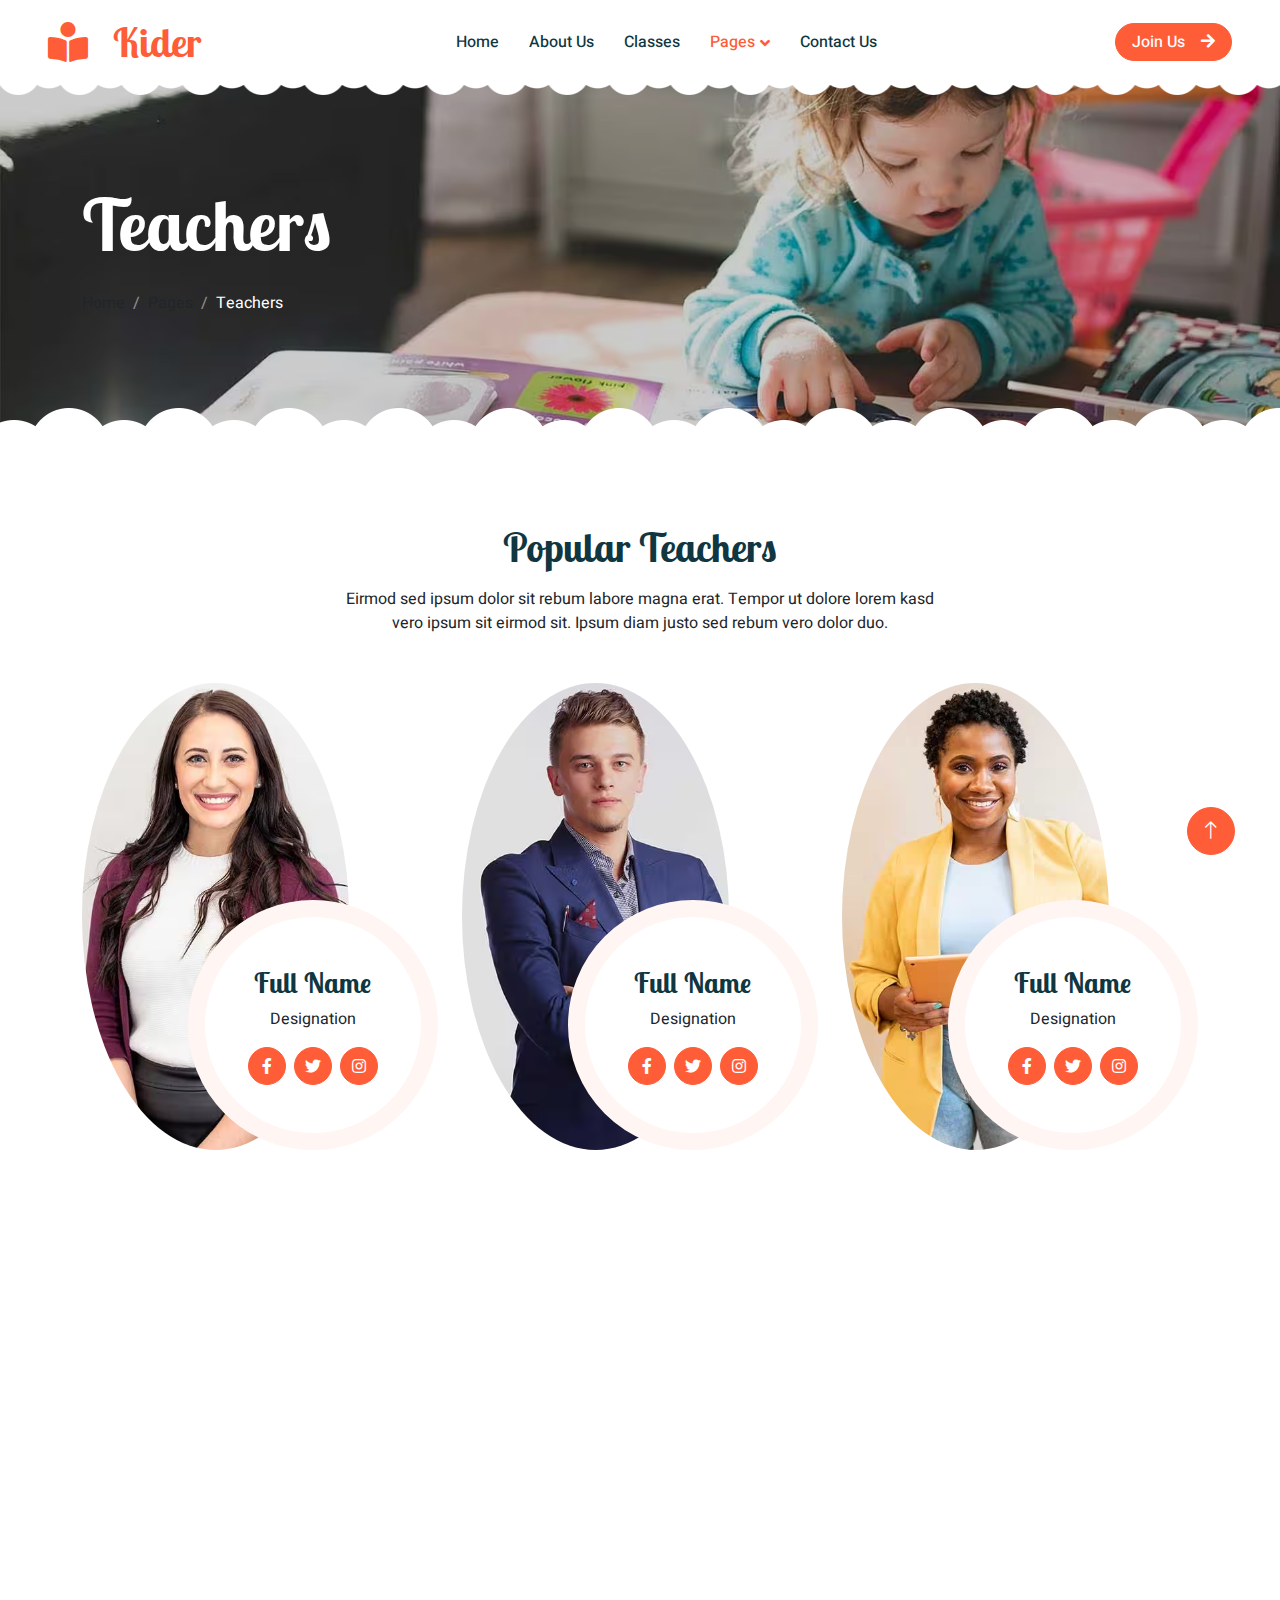
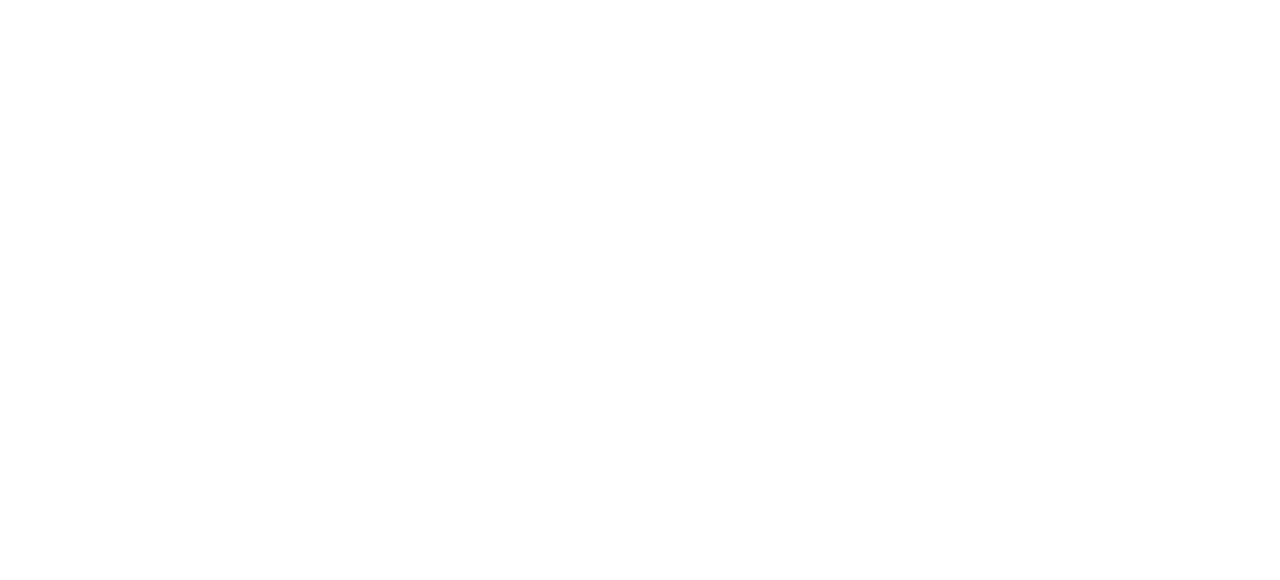
<file: team.html>
<!DOCTYPE html>
<html lang="en">

<head>
    <meta charset="utf-8">
    <title>Kider - Preschool Website Template</title>
    <meta name="description" content="Kider is a preschool website template that introduces school classes, facilities, and appointment booking for parents.">
    <meta content="width=device-width, initial-scale=1.0" name="viewport">
    <meta content="" name="keywords">
    <meta content="" name="description">

    <!-- Favicon -->
    <link href="img/favicon.ico" rel="icon">

    <!-- Preconnect for Fonts -->
    <link rel="preconnect" href="https://fonts.googleapis.com">
    <link rel="preconnect" href="https://fonts.gstatic.com" crossorigin>

    <!-- Google Fonts (lazy loaded) -->
    <link rel="preload" as="style" href="https://fonts.googleapis.com/css2?family=Heebo:wght@400;500;600&family=Inter:wght@600&family=Lobster+Two:wght@700&display=swap" onload="this.onload=null;this.rel='stylesheet'">
    <noscript>
        <link href="https://fonts.googleapis.com/css2?family=Heebo:wght@400;500;600&family=Inter:wght@600&family=Lobster+Two:wght@700&display=swap" rel="stylesheet">
    </noscript>

    <!-- Font Awesome (lazy loaded) -->
    <link rel="preload" as="style" href="https://cdnjs.cloudflare.com/ajax/libs/font-awesome/5.10.0/css/all.min.css" onload="this.onload=null;this.rel='stylesheet'">
    <noscript>
        <link href="https://cdnjs.cloudflare.com/ajax/libs/font-awesome/5.10.0/css/all.min.css" rel="stylesheet">
    </noscript>

    <!-- Bootstrap Icons (lazy loaded) -->
    <link rel="preload" as="style" href="https://cdn.jsdelivr.net/npm/bootstrap-icons@1.4.1/font/bootstrap-icons.css" onload="this.onload=null;this.rel='stylesheet'">
    <noscript>
        <link href="https://cdn.jsdelivr.net/npm/bootstrap-icons@1.4.1/font/bootstrap-icons.css" rel="stylesheet">
    </noscript>

    <!-- Libraries Stylesheet -->
    <link rel="preload" as="style" href="lib/animate/animate.min.css" onload="this.onload=null;this.rel='stylesheet'">
    <noscript>
        <link href="lib/animate/animate.min.css" rel="stylesheet">
    </noscript>

    <link rel="preload" as="style" href="lib/owlcarousel/assets/owl.carousel.min.css" onload="this.onload=null;this.rel='stylesheet'">
    <noscript>
        <link href="lib/owlcarousel/assets/owl.carousel.min.css" rel="stylesheet">
    </noscript>

    <!-- Customized Bootstrap Stylesheet (lazy loaded) -->
    <link rel="preload" as="style" href="css/bootstrap.min.css" onload="this.onload=null;this.rel='stylesheet'">
    <noscript>
        <link href="css/bootstrap.min.css" rel="stylesheet">
    </noscript>

    <!-- Template Stylesheet -->
    <link rel="preload" as="style" href="css/style.css" onload="this.onload=null;this.rel='stylesheet'">
    <noscript>
        <link href="css/style.css" rel="stylesheet">
    </noscript>
</head>


<body>
<div class="container-xxl bg-white p-0">
    <!-- Spinner Start -->
    <div id="spinner" class="show bg-white position-fixed translate-middle w-100 vh-100 top-50 start-50 d-flex align-items-center justify-content-center">
        <div class="spinner-border text-primary" style="width: 3rem; height: 3rem;" role="status">
            <span class="sr-only">Loading...</span>
        </div>
    </div>
    <!-- Spinner End -->


    <!-- Navbar Start -->
    <nav class="navbar navbar-expand-lg bg-white navbar-light sticky-top px-4 px-lg-5 py-lg-0">
        <a href="index.html" class="navbar-brand" aria-label="Go to homepage">
            <h1 class="m-0 text-primary">
                <i class="fa fa-book-reader me-3" aria-hidden="true"></i>
                Kider
            </h1>
        </a>
        <button type="button" class="navbar-toggler" data-bs-toggle="collapse" data-bs-target="#navbarCollapse" aria-label="Toggle navigation menu">
            <span class="navbar-toggler-icon"></span>
        </button>
        <div class="collapse navbar-collapse" id="navbarCollapse">
            <div class="navbar-nav mx-auto">
                <a href="index.html" class="nav-item nav-link">Home</a>
                <a href="about.html" class="nav-item nav-link">About Us</a>
                <a href="classes.html" class="nav-item nav-link">Classes</a>
                <div class="nav-item dropdown">
                    <a href="#" class="nav-link dropdown-toggle active" data-bs-toggle="dropdown">Pages</a>
                    <div class="dropdown-menu rounded-0 rounded-bottom border-0 shadow-sm m-0">
                        <a href="facility.html" class="dropdown-item">School Facilities</a>
                        <a href="team.html" class="dropdown-item active">Popular Teachers</a>
                        <a href="call-to-action.html" class="dropdown-item">Become A Teachers</a>
                        <a href="appointment.html" class="dropdown-item">Make Appointment</a>
                        <a href="testimonial.html" class="dropdown-item">Testimonial</a>
                        <a href="404.html" class="dropdown-item">404 Error</a>
                    </div>
                </div>
                <a href="contact.html" class="nav-item nav-link">Contact Us</a>
            </div>
            <a href="" class="btn btn-primary rounded-pill px-3 d-none d-lg-block">Join Us<i class="fa fa-arrow-right ms-3"></i></a>
        </div>
    </nav>
    <!-- Navbar End -->


    <!-- Page Header End -->
    <div class="container-xxl py-5 page-header position-relative mb-5">
        <div class="container py-5">
            <h1 class="display-2 text-white animated slideInDown mb-4">Teachers</h1>
            <nav aria-label="breadcrumb animated slideInDown">
                <ol class="breadcrumb">
                    <li class="breadcrumb-item"><a href="#">Home</a></li>
                    <li class="breadcrumb-item"><a href="#">Pages</a></li>
                    <li class="breadcrumb-item text-white active" aria-current="page">Teachers</li>
                </ol>
            </nav>
        </div>
    </div>
    <!-- Page Header End -->


    <!-- Team Start -->
    <div class="container-xxl py-5">
        <div class="container">
            <div class="text-center mx-auto mb-5 wow fadeInUp" data-wow-delay="0.1s" style="max-width: 600px;">
                <h1 class="mb-3">Popular Teachers</h1>
                <p>Eirmod sed ipsum dolor sit rebum labore magna erat. Tempor ut dolore lorem kasd vero ipsum sit
                    eirmod sit. Ipsum diam justo sed rebum vero dolor duo.</p>
            </div>
            <div class="row g-4">
                <div class="col-lg-4 col-md-6 wow fadeInUp" data-wow-delay="0.1s">
                    <div class="team-item position-relative">
                        <img class="img-fluid rounded-circle w-75" src="img/team-1.avif" alt="" loading="lazy">
                        <div class="team-text">
                            <h3>Full Name</h3>
                            <p>Designation</p>
                            <div class="d-flex align-items-center">
                                <a class="btn btn-square btn-primary mx-1" href=""><i class="fab fa-facebook-f"></i></a>
                                <a class="btn btn-square btn-primary  mx-1" href=""><i class="fab fa-twitter"></i></a>
                                <a class="btn btn-square btn-primary  mx-1" href=""><i class="fab fa-instagram"></i></a>
                            </div>
                        </div>
                    </div>
                </div>
                <div class="col-lg-4 col-md-6 wow fadeInUp" data-wow-delay="0.3s">
                    <div class="team-item position-relative">
                        <img class="img-fluid rounded-circle w-75" src="img/team-2.avif" alt="" loading="lazy">
                        <div class="team-text">
                            <h3>Full Name</h3>
                            <p>Designation</p>
                            <div class="d-flex align-items-center">
                                <a class="btn btn-square btn-primary mx-1" href=""><i class="fab fa-facebook-f"></i></a>
                                <a class="btn btn-square btn-primary  mx-1" href=""><i class="fab fa-twitter"></i></a>
                                <a class="btn btn-square btn-primary  mx-1" href=""><i class="fab fa-instagram"></i></a>
                            </div>
                        </div>
                    </div>
                </div>
                <div class="col-lg-4 col-md-6 wow fadeInUp" data-wow-delay="0.5s">
                    <div class="team-item position-relative">
                        <img class="img-fluid rounded-circle w-75" src="img/team-3.avif" alt="" loading="lazy">
                        <div class="team-text">
                            <h3>Full Name</h3>
                            <p>Designation</p>
                            <div class="d-flex align-items-center">
                                <a class="btn btn-square btn-primary mx-1" href=""><i class="fab fa-facebook-f"></i></a>
                                <a class="btn btn-square btn-primary  mx-1" href=""><i class="fab fa-twitter"></i></a>
                                <a class="btn btn-square btn-primary  mx-1" href=""><i class="fab fa-instagram"></i></a>
                            </div>
                        </div>
                    </div>
                </div>
                <div class="col-lg-4 col-md-6 wow fadeInUp" data-wow-delay="0.1s">
                    <div class="team-item position-relative">
                        <img class="img-fluid rounded-circle w-75" src="img/team-1.avif" alt="" loading="lazy">
                        <div class="team-text">
                            <h3>Full Name</h3>
                            <p>Designation</p>
                            <div class="d-flex align-items-center">
                                <a class="btn btn-square btn-primary mx-1" href=""><i class="fab fa-facebook-f"></i></a>
                                <a class="btn btn-square btn-primary  mx-1" href=""><i class="fab fa-twitter"></i></a>
                                <a class="btn btn-square btn-primary  mx-1" href=""><i class="fab fa-instagram"></i></a>
                            </div>
                        </div>
                    </div>
                </div>
                <div class="col-lg-4 col-md-6 wow fadeInUp" data-wow-delay="0.3s">
                    <div class="team-item position-relative">
                        <img class="img-fluid rounded-circle w-75" src="img/team-2.avif" alt="" loading="lazy">
                        <div class="team-text">
                            <h3>Full Name</h3>
                            <p>Designation</p>
                            <div class="d-flex align-items-center">
                                <a class="btn btn-square btn-primary mx-1" href=""><i class="fab fa-facebook-f"></i></a>
                                <a class="btn btn-square btn-primary  mx-1" href=""><i class="fab fa-twitter"></i></a>
                                <a class="btn btn-square btn-primary  mx-1" href=""><i class="fab fa-instagram"></i></a>
                            </div>
                        </div>
                    </div>
                </div>
                <div class="col-lg-4 col-md-6 wow fadeInUp" data-wow-delay="0.5s">
                    <div class="team-item position-relative">
                        <img class="img-fluid rounded-circle w-75" src="img/team-3.avif" alt="" loading="lazy">
                        <div class="team-text">
                            <h3>Full Name</h3>
                            <p>Designation</p>
                            <div class="d-flex align-items-center">
                                <a class="btn btn-square btn-primary mx-1" href=""><i class="fab fa-facebook-f"></i></a>
                                <a class="btn btn-square btn-primary  mx-1" href=""><i class="fab fa-twitter"></i></a>
                                <a class="btn btn-square btn-primary  mx-1" href=""><i class="fab fa-instagram"></i></a>
                            </div>
                        </div>
                    </div>
                </div>
            </div>
        </div>
    </div>
    <!-- Team End -->


    <!-- Footer Start -->
    <div class="container-fluid bg-dark text-white-50 footer pt-5 mt-5 wow fadeIn" data-wow-delay="0.1s">
        <div class="container py-5">
            <div class="row g-5">
                <div class="col-lg-3 col-md-6">
                    <h3 class="text-white mb-4">Get In Touch</h3>
                    <p class="mb-2"><i class="fa fa-map-marker-alt me-3"></i>123 Street, New York, USA</p>
                    <p class="mb-2"><i class="fa fa-phone-alt me-3"></i>+012 345 67890</p>
                    <p class="mb-2"><i class="fa fa-envelope me-3"></i>info@example.com</p>
                    <div class="d-flex pt-2">
                        <a class="btn btn-outline-light btn-social" href=""><i class="fab fa-twitter"></i></a>
                        <a class="btn btn-outline-light btn-social" href=""><i class="fab fa-facebook-f"></i></a>
                        <a class="btn btn-outline-light btn-social" href=""><i class="fab fa-youtube"></i></a>
                        <a class="btn btn-outline-light btn-social" href=""><i class="fab fa-linkedin-in"></i></a>
                    </div>
                </div>
                <div class="col-lg-3 col-md-6">
                    <h3 class="text-white mb-4">Quick Links</h3>
                    <a class="btn btn-link text-white-50" href="">About Us</a>
                    <a class="btn btn-link text-white-50" href="">Contact Us</a>
                    <a class="btn btn-link text-white-50" href="">Our Services</a>
                    <a class="btn btn-link text-white-50" href="">Privacy Policy</a>
                    <a class="btn btn-link text-white-50" href="">Terms & Condition</a>
                </div>
                <div class="col-lg-3 col-md-6">
                    <h3 class="text-white mb-4">Photo Gallery</h3>
                    <div class="row g-2 pt-2">
                        <div class="col-4">
                            <img class="img-fluid rounded bg-light p-1" src="img/classes-1.avif" alt="" loading="lazy">
                        </div>
                        <div class="col-4">
                            <img class="img-fluid rounded bg-light p-1" src="img/classes-2.avif" alt="" loading="lazy">
                        </div>
                        <div class="col-4">
                            <img class="img-fluid rounded bg-light p-1" src="img/classes-3.avif" alt="" loading="lazy" >
                        </div>
                        <div class="col-4">
                            <img class="img-fluid rounded bg-light p-1" src="img/classes-4.avif" alt="" loading="lazy">
                        </div>
                        <div class="col-4">
                            <img class="img-fluid rounded bg-light p-1" src="img/classes-5.avif" alt="" loading="lazy">
                        </div>
                        <div class="col-4">
                            <img class="img-fluid rounded bg-light p-1" src="img/classes-6.avif" alt="" loading="lazy">
                        </div>
                    </div>
                </div>
                <div class="col-lg-3 col-md-6">
                    <h3 class="text-white mb-4">Newsletter</h3>
                    <p>Dolor amet sit justo amet elitr clita ipsum elitr est.</p>
                    <div class="position-relative mx-auto" style="max-width: 400px;">
                        <input class="form-control bg-transparent w-100 py-3 ps-4 pe-5" type="text" placeholder="Your email">
                        <button type="button" class="btn btn-primary py-2 position-absolute top-0 end-0 mt-2 me-2">SignUp</button>
                    </div>
                </div>
            </div>
        </div>
        <div class="container">
            <div class="copyright">
                <div class="row">
                    <div class="col-md-6 text-center text-md-start mb-3 mb-md-0">
                        &copy; <a class="border-bottom" href="#">Your Site Name</a>, All Right Reserved.

                        <!--/*** This template is free as long as you keep the footer author’s credit link/attribution link/backlink. If you'd like to use the template without the footer author’s credit link/attribution link/backlink, you can purchase the Credit Removal License from "https://htmlcodex.com/credit-removal". Thank you for your support. ***/-->
                        Designed By <a class="border-bottom" href="https://htmlcodex.com">HTML Codex</a>
                    </div>
                    <div class="col-md-6 text-center text-md-end">
                        <div class="footer-menu">
                            <a href="">Home</a>
                            <a href="">Cookies</a>
                            <a href="">Help</a>
                            <a href="">FQAs</a>
                        </div>
                    </div>
                </div>
            </div>
        </div>
    </div>
    <!-- Footer End -->


    <!-- Back to Top -->
    <a href="#" class="btn btn-lg btn-primary btn-lg-square back-to-top"><i class="bi bi-arrow-up"></i></a>
</div>

<!-- JavaScript Libraries -->
<script src="https://code.jquery.com/jquery-3.4.1.min.js"></script>
<script src="https://cdn.jsdelivr.net/npm/bootstrap@5.0.0/dist/js/bootstrap.bundle.min.js"></script>
<script src="lib/wow/wow.min.js"></script>
<script src="lib/easing/easing.min.js"></script>
<script src="lib/waypoints/waypoints.min.js"></script>
<script src="lib/owlcarousel/owl.carousel.min.js"></script>

<!-- Template Javascript -->
<script src="js/main.js"></script>
</body>

</html>
</file>
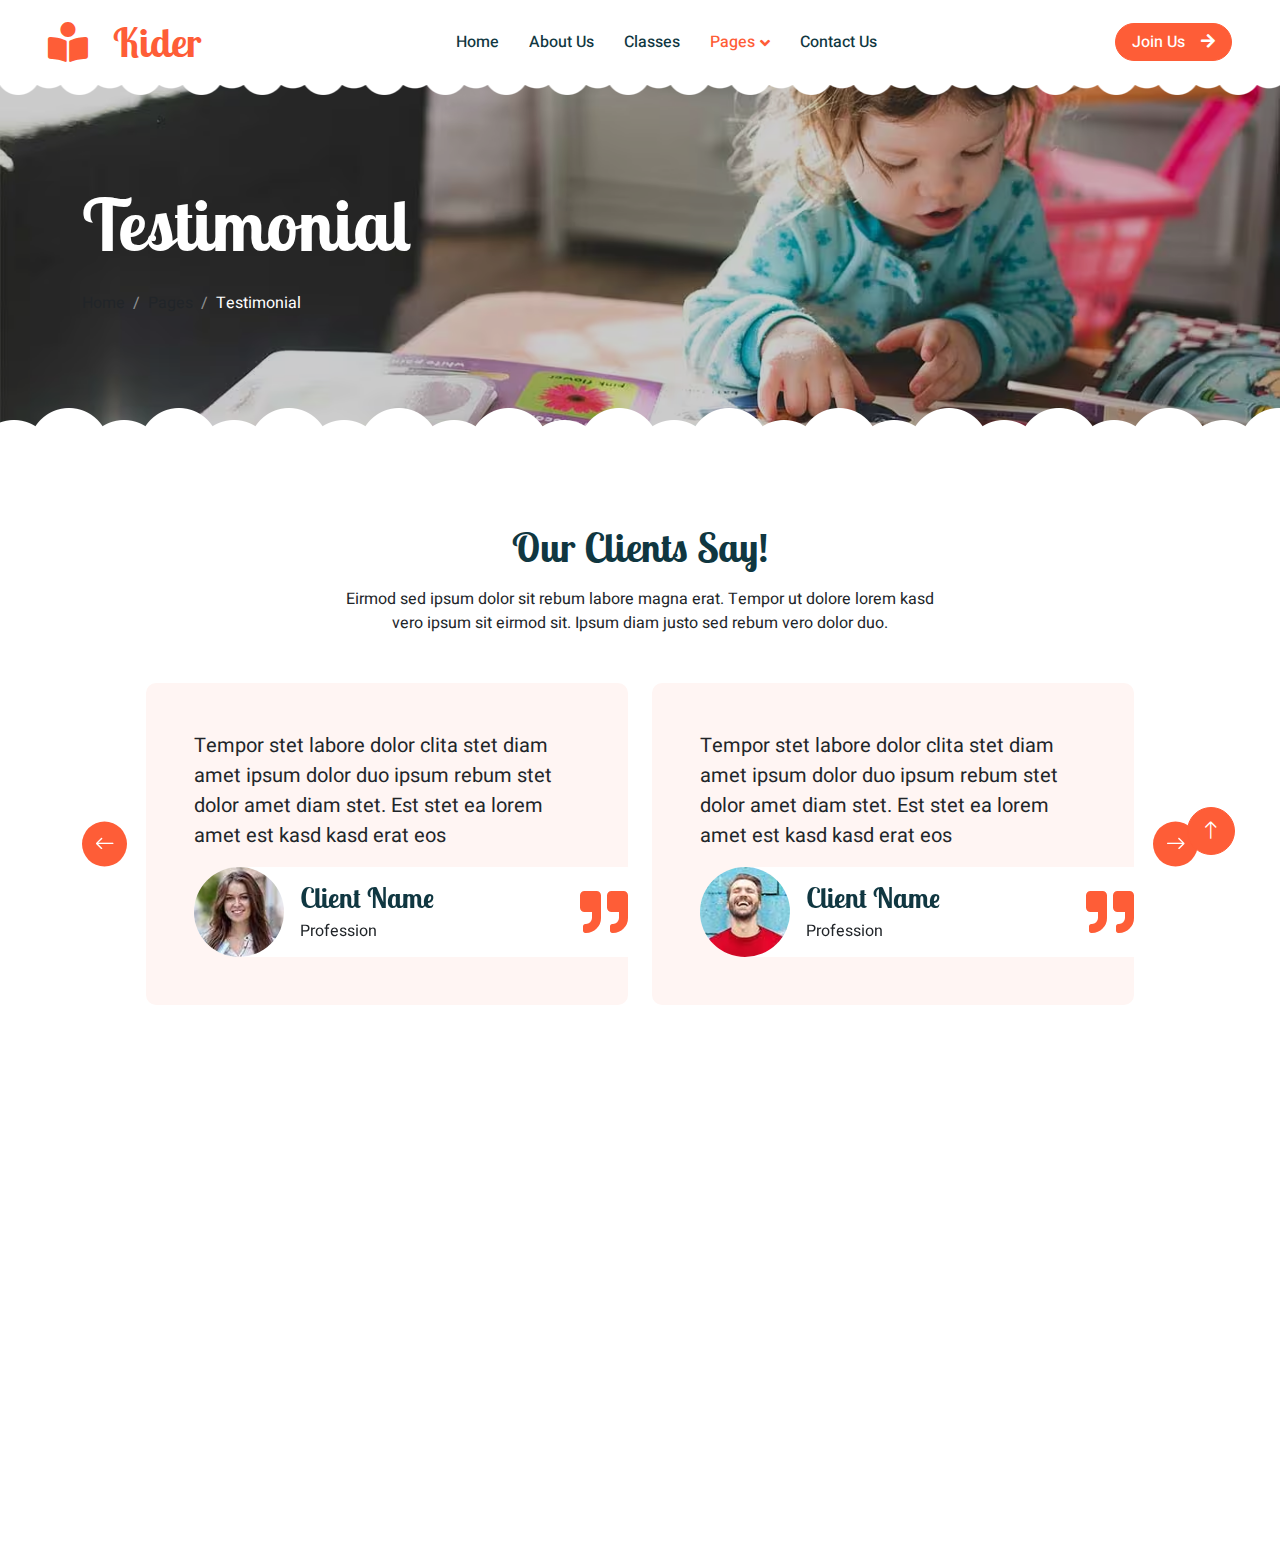
<file: testimonial.html>
<!DOCTYPE html>
<html lang="en">

<head>
    <meta charset="utf-8">
    <title>Kider - Preschool Website Template</title>
    <meta name="description" content="Kider is a preschool website template that introduces school classes, facilities, and appointment booking for parents.">
    <meta content="width=device-width, initial-scale=1.0" name="viewport">
    <meta content="" name="keywords">
    <meta content="" name="description">

    <!-- Favicon -->
    <link href="img/favicon.ico" rel="icon">

    <!-- Preconnect for Fonts -->
    <link rel="preconnect" href="https://fonts.googleapis.com">
    <link rel="preconnect" href="https://fonts.gstatic.com" crossorigin>

    <!-- Google Fonts (lazy loaded) -->
    <link rel="preload" as="style" href="https://fonts.googleapis.com/css2?family=Heebo:wght@400;500;600&family=Inter:wght@600&family=Lobster+Two:wght@700&display=swap" onload="this.onload=null;this.rel='stylesheet'">
    <noscript>
        <link href="https://fonts.googleapis.com/css2?family=Heebo:wght@400;500;600&family=Inter:wght@600&family=Lobster+Two:wght@700&display=swap" rel="stylesheet">
    </noscript>

    <!-- Font Awesome (lazy loaded) -->
    <link rel="preload" as="style" href="https://cdnjs.cloudflare.com/ajax/libs/font-awesome/5.10.0/css/all.min.css" onload="this.onload=null;this.rel='stylesheet'">
    <noscript>
        <link href="https://cdnjs.cloudflare.com/ajax/libs/font-awesome/5.10.0/css/all.min.css" rel="stylesheet">
    </noscript>

    <!-- Bootstrap Icons (lazy loaded) -->
    <link rel="preload" as="style" href="https://cdn.jsdelivr.net/npm/bootstrap-icons@1.4.1/font/bootstrap-icons.css" onload="this.onload=null;this.rel='stylesheet'">
    <noscript>
        <link href="https://cdn.jsdelivr.net/npm/bootstrap-icons@1.4.1/font/bootstrap-icons.css" rel="stylesheet">
    </noscript>

    <!-- Libraries Stylesheet -->
    <link rel="preload" as="style" href="lib/animate/animate.min.css" onload="this.onload=null;this.rel='stylesheet'">
    <noscript>
        <link href="lib/animate/animate.min.css" rel="stylesheet">
    </noscript>

    <link rel="preload" as="style" href="lib/owlcarousel/assets/owl.carousel.min.css" onload="this.onload=null;this.rel='stylesheet'">
    <noscript>
        <link href="lib/owlcarousel/assets/owl.carousel.min.css" rel="stylesheet">
    </noscript>

    <!-- Customized Bootstrap Stylesheet (lazy loaded) -->
    <link rel="preload" as="style" href="css/bootstrap.min.css" onload="this.onload=null;this.rel='stylesheet'">
    <noscript>
        <link href="css/bootstrap.min.css" rel="stylesheet">
    </noscript>

    <!-- Template Stylesheet -->
    <link rel="preload" as="style" href="css/style.css" onload="this.onload=null;this.rel='stylesheet'">
    <noscript>
        <link href="css/style.css" rel="stylesheet">
    </noscript>
</head>


<body>
<div class="container-xxl bg-white p-0">
    <!-- Spinner Start  -->
    <div id="spinner" class="show bg-white position-fixed translate-middle w-100 vh-100 top-50 start-50 d-flex align-items-center justify-content-center">
        <div class="spinner-border text-primary" style="width: 3rem; height: 3rem;" role="status">
            <span class="sr-only">Loading...</span>
        </div>
    </div>
    <!-- Spinner End -->


    <!-- Navbar Start -->
    <nav class="navbar navbar-expand-lg bg-white navbar-light sticky-top px-4 px-lg-5 py-lg-0">
        <a href="index.html" class="navbar-brand" aria-label="Go to homepage">
            <h1 class="m-0 text-primary">
                <i class="fa fa-book-reader me-3" aria-hidden="true"></i>
                Kider
            </h1>
        </a>
        <button type="button" class="navbar-toggler" data-bs-toggle="collapse" data-bs-target="#navbarCollapse" aria-label="Toggle navigation menu">
            <span class="navbar-toggler-icon"></span>
        </button>
        <div class="collapse navbar-collapse" id="navbarCollapse">
            <div class="navbar-nav mx-auto">
                <a href="index.html" class="nav-item nav-link">Home</a>
                <a href="about.html" class="nav-item nav-link">About Us</a>
                <a href="classes.html" class="nav-item nav-link">Classes</a>
                <div class="nav-item dropdown">
                    <a href="#" class="nav-link dropdown-toggle active" data-bs-toggle="dropdown">Pages</a>
                    <div class="dropdown-menu rounded-0 rounded-bottom border-0 shadow-sm m-0">
                        <a href="facility.html" class="dropdown-item">School Facilities</a>
                        <a href="team.html" class="dropdown-item">Popular Teachers</a>
                        <a href="call-to-action.html" class="dropdown-item">Become A Teachers</a>
                        <a href="appointment.html" class="dropdown-item">Make Appointment</a>
                        <a href="testimonial.html" class="dropdown-item active">Testimonial</a>
                        <a href="404.html" class="dropdown-item">404 Error</a>
                    </div>
                </div>
                <a href="contact.html" class="nav-item nav-link">Contact Us</a>
            </div>
            <a href="" class="btn btn-primary rounded-pill px-3 d-none d-lg-block">Join Us<i class="fa fa-arrow-right ms-3"></i></a>
        </div>
    </nav>
    <!-- Navbar End -->

    <!-- Page Header End -->
    <div class="container-xxl py-5 page-header position-relative mb-5">
        <div class="container py-5">
            <h1 class="display-2 text-white animated slideInDown mb-4">Testimonial</h1>
            <nav aria-label="breadcrumb animated slideInDown">
                <ol class="breadcrumb">
                    <li class="breadcrumb-item"><a href="#">Home</a></li>
                    <li class="breadcrumb-item"><a href="#">Pages</a></li>
                    <li class="breadcrumb-item text-white active" aria-current="page">Testimonial</li>
                </ol>
            </nav>
        </div>
    </div>
    <!-- Page Header End -->


    <!-- Testimonial Start -->
    <div class="container-xxl py-5">
        <div class="container">
            <div class="text-center mx-auto mb-5 wow fadeInUp" data-wow-delay="0.1s" style="max-width: 600px;">
                <h1 class="mb-3">Our Clients Say!</h1>
                <p>Eirmod sed ipsum dolor sit rebum labore magna erat. Tempor ut dolore lorem kasd vero ipsum sit eirmod sit. Ipsum diam justo sed rebum vero dolor duo.</p>
            </div>
            <div class="owl-carousel testimonial-carousel wow fadeInUp" data-wow-delay="0.1s">
                <div class="testimonial-item bg-light rounded p-5">
                    <p class="fs-5">Tempor stet labore dolor clita stet diam amet ipsum dolor duo ipsum rebum stet dolor amet diam stet. Est stet ea lorem amet est kasd kasd erat eos</p>
                    <div class="d-flex align-items-center bg-white me-n5" style="border-radius: 50px 0 0 50px;">
                        <img class="img-fluid flex-shrink-0 rounded-circle" src="img/testimonial-1.avif" style="width: 90px; height: 90px;" loading="lazy">
                        <div class="ps-3">
                            <h3 class="mb-1">Client Name</h3>
                            <span>Profession</span>
                        </div>
                        <i class="fa fa-quote-right fa-3x text-primary ms-auto d-none d-sm-flex"></i>
                    </div>
                </div>
                <div class="testimonial-item bg-light rounded p-5">
                    <p class="fs-5">Tempor stet labore dolor clita stet diam amet ipsum dolor duo ipsum rebum stet dolor amet diam stet. Est stet ea lorem amet est kasd kasd erat eos</p>
                    <div class="d-flex align-items-center bg-white me-n5" style="border-radius: 50px 0 0 50px;">
                        <img class="img-fluid flex-shrink-0 rounded-circle" src="img/testimonial-2.avif" style="width: 90px; height: 90px;" loading="lazy">
                        <div class="ps-3">
                            <h3 class="mb-1">Client Name</h3>
                            <span>Profession</span>
                        </div>
                        <i class="fa fa-quote-right fa-3x text-primary ms-auto d-none d-sm-flex"></i>
                    </div>
                </div>
                <div class="testimonial-item bg-light rounded p-5">
                    <p class="fs-5">Tempor stet labore dolor clita stet diam amet ipsum dolor duo ipsum rebum stet dolor amet diam stet. Est stet ea lorem amet est kasd kasd erat eos</p>
                    <div class="d-flex align-items-center bg-white me-n5" style="border-radius: 50px 0 0 50px;">
                        <img class="img-fluid flex-shrink-0 rounded-circle" src="img/testimonial-3.avif" style="width: 90px; height: 90px;" loading="lazy">
                        <div class="ps-3">
                            <h3 class="mb-1">Client Name</h3>
                            <span>Profession</span>
                        </div>
                        <i class="fa fa-quote-right fa-3x text-primary ms-auto d-none d-sm-flex"></i>
                    </div>
                </div>
            </div>
        </div>
    </div>
    <!-- Testimonial End -->


    <!-- Footer Start -->
    <div class="container-fluid bg-dark text-white-50 footer pt-5 mt-5 wow fadeIn" data-wow-delay="0.1s">
        <div class="container py-5">
            <div class="row g-5">
                <div class="col-lg-3 col-md-6">
                    <h3 class="text-white mb-4">Get In Touch</h3>
                    <p class="mb-2"><i class="fa fa-map-marker-alt me-3"></i>123 Street, New York, USA</p>
                    <p class="mb-2"><i class="fa fa-phone-alt me-3"></i>+012 345 67890</p>
                    <p class="mb-2"><i class="fa fa-envelope me-3"></i>info@example.com</p>
                    <div class="d-flex pt-2">
                        <a class="btn btn-outline-light btn-social" href=""><i class="fab fa-twitter"></i></a>
                        <a class="btn btn-outline-light btn-social" href=""><i class="fab fa-facebook-f"></i></a>
                        <a class="btn btn-outline-light btn-social" href=""><i class="fab fa-youtube"></i></a>
                        <a class="btn btn-outline-light btn-social" href=""><i class="fab fa-linkedin-in"></i></a>
                    </div>
                </div>
                <div class="col-lg-3 col-md-6">
                    <h3 class="text-white mb-4">Quick Links</h3>
                    <a class="btn btn-link text-white-50" href="">About Us</a>
                    <a class="btn btn-link text-white-50" href="">Contact Us</a>
                    <a class="btn btn-link text-white-50" href="">Our Services</a>
                    <a class="btn btn-link text-white-50" href="">Privacy Policy</a>
                    <a class="btn btn-link text-white-50" href="">Terms & Condition</a>
                </div>
                <div class="col-lg-3 col-md-6">
                    <h3 class="text-white mb-4">Photo Gallery</h3>
                    <div class="row g-2 pt-2">
                        <div class="col-4">
                            <img class="img-fluid rounded bg-light p-1" src="img/classes-1.avif" alt="" loading="lazy">
                        </div>
                        <div class="col-4">
                            <img class="img-fluid rounded bg-light p-1" src="img/classes-2.avif" alt="" loading="lazy">
                        </div>
                        <div class="col-4">
                            <img class="img-fluid rounded bg-light p-1" src="img/classes-3.avif" alt="" loading="lazy">
                        </div>
                        <div class="col-4">
                            <img class="img-fluid rounded bg-light p-1" src="img/classes-4.avif" alt="" loading="lazy">
                        </div>
                        <div class="col-4">
                            <img class="img-fluid rounded bg-light p-1" src="img/classes-5.avif" alt="" loading="lazy">
                        </div>
                        <div class="col-4">
                            <img class="img-fluid rounded bg-light p-1" src="img/classes-6.avif" alt="" loading="lazy">
                        </div>
                    </div>
                </div>
                <div class="col-lg-3 col-md-6">
                    <h3 class="text-white mb-4">Newsletter</h3>
                    <p>Dolor amet sit justo amet elitr clita ipsum elitr est.</p>
                    <div class="position-relative mx-auto" style="max-width: 400px;">
                        <input class="form-control bg-transparent w-100 py-3 ps-4 pe-5" type="text" placeholder="Your email">
                        <button type="button" class="btn btn-primary py-2 position-absolute top-0 end-0 mt-2 me-2">SignUp</button>
                    </div>
                </div>
            </div>
        </div>
        <div class="container">
            <div class="copyright">
                <div class="row">
                    <div class="col-md-6 text-center text-md-start mb-3 mb-md-0">
                        &copy; <a class="border-bottom" href="#">Your Site Name</a>, All Right Reserved.

                        <!--/*** This template is free as long as you keep the footer author’s credit link/attribution link/backlink. If you'd like to use the template without the footer author’s credit link/attribution link/backlink, you can purchase the Credit Removal License from "https://htmlcodex.com/credit-removal". Thank you for your support. ***/-->
                        Designed By <a class="border-bottom" href="https://htmlcodex.com">HTML Codex</a>
                    </div>
                    <div class="col-md-6 text-center text-md-end">
                        <div class="footer-menu">
                            <a href="">Home</a>
                            <a href="">Cookies</a>
                            <a href="">Help</a>
                            <a href="">FQAs</a>
                        </div>
                    </div>
                </div>
            </div>
        </div>
    </div>
    <!-- Footer End -->


    <!-- Back to Top -->
    <a href="#" class="btn btn-lg btn-primary btn-lg-square back-to-top"><i class="bi bi-arrow-up"></i></a>
</div>

<!-- JavaScript Libraries -->
<script src="https://code.jquery.com/jquery-3.4.1.min.js"></script>
<script src="https://cdn.jsdelivr.net/npm/bootstrap@5.0.0/dist/js/bootstrap.bundle.min.js"></script>
<script src="lib/wow/wow.min.js"></script>
<script src="lib/easing/easing.min.js"></script>
<script src="lib/waypoints/waypoints.min.js"></script>
<script src="lib/owlcarousel/owl.carousel.min.js"></script>

<!-- Template Javascript -->
<script src="js/main.js"></script>
</body>

</html>
</file>
<file: css/style.css>
/********** Template CSS **********/
:root {
    --primary: #FE5D37;
    --light: #FFF5F3;
    --dark: #103741;
}

.back-to-top {
    position: fixed;
    display: none;
    right: 45px;
    bottom: 45px;
    z-index: 99;
}


/*** Spinner ***/
#spinner {
    opacity: 0;
    visibility: hidden;
    transition: opacity .5s ease-out, visibility 0s linear .5s;
    z-index: 99999;
}

#spinner.show {
    transition: opacity .5s ease-out, visibility 0s linear 0s;
    visibility: visible;
    opacity: 1;
}


/*** Button ***/
.btn {
    font-weight: 500;
    transition: .5s;
}

.btn.btn-primary {
    color: #FFFFFF;
}

.btn-square {
    width: 38px;
    height: 38px;
}

.btn-sm-square {
    width: 32px;
    height: 32px;
}

.btn-lg-square {
    width: 48px;
    height: 48px;
}

.btn-square,
.btn-sm-square,
.btn-lg-square {
    padding: 0;
    display: flex;
    align-items: center;
    justify-content: center;
    font-weight: normal;
    border-radius: 50px;
    font-display: swap;
}


/*** Heading ***/
h1,
h2,
h3,
h4,
.h1,
.h2,
.h3,
.h4,
.display-1,
.display-2,
.display-3,
.display-4,
.display-5,
.display-6 {
    font-family: 'Lobster Two', cursive;
    font-weight: 700;
    font-display: swap;
}

h5,
h6,
.h5,
.h6 {
    font-weight: 600;
    font-display: swap;
}

.font-secondary {
    font-family: 'Lobster Two', cursive;
}


/*** Navbar ***/
.navbar .navbar-nav .nav-link {
    padding: 30px 15px;
    color: var(--dark);
    font-weight: 500;
    outline: none;
    font-display: swap;
}

.navbar .navbar-nav .nav-link:hover,
.navbar .navbar-nav .nav-link.active {
    color: var(--primary);
}

.navbar.sticky-top {
    top: -100px;
    transition: .5s;
}

.navbar .dropdown-toggle::after {
    border: none;
    content: "\f107";
    font-family: "Font Awesome 5 Free";
    font-weight: 900;
    vertical-align: middle;
    margin-left: 5px;
    transition: .5s;
    font-display: swap;
}

.navbar .dropdown-toggle[aria-expanded=true]::after {
    transform: rotate(-180deg);
}

@media (max-width: 991.98px) {
    .navbar .navbar-nav .nav-link  {
        margin-right: 0;
        padding: 10px 0;
    }

    .navbar .navbar-nav {
        margin-top: 15px;
        border-top: 1px solid #EEEEEE;
    }
}

@media (min-width: 992px) {
    .navbar .nav-item .dropdown-menu {
        display: block;
        top: calc(100% - 15px);
        margin-top: 0;
        opacity: 0;
        visibility: hidden;
        transition: .5s;
        
    }

    .navbar .nav-item:hover .dropdown-menu {
        top: 100%;
        visibility: visible;
        transition: .5s;
        opacity: 1;
    }
}


/*** Header ***/
.header-carousel::before,
.header-carousel::after,
.page-header::before,
.page-header::after {
    position: absolute;
    content: "";
    width: 100%;
    height: 10px;
    top: 0;
    left: 0;
    background: url(../img/bg-header-top.png) center center repeat-x;
    z-index: 1;
}

.header-carousel::after,
.page-header::after {
    height: 19px;
    top: auto;
    bottom: 0;
    background: url(../img/bg-header-bottom.png) center center repeat-x;
}

@media (max-width: 768px) {
    .header-carousel .owl-carousel-item {
        position: relative;
        min-height: 500px;
    }
    
    .header-carousel .owl-carousel-item img {
        position: absolute;
        width: 100%;
        height: 100%;
        object-fit: cover;
    }

    .header-carousel .owl-carousel-item p {
        font-size: 16px !important;
        font-weight: 400 !important;
    }

    .header-carousel .owl-carousel-item h1 {
        font-size: 30px;
        font-weight: 600;
        font-display: swap;
    }
}

.header-carousel .owl-nav {
    position: absolute;
    top: 50%;
    right: 8%;
    transform: translateY(-50%);
    display: flex;
    flex-direction: column;
}

.header-carousel .owl-nav .owl-prev,
.header-carousel .owl-nav .owl-next {
    margin: 7px 0;
    width: 45px;
    height: 45px;
    display: flex;
    align-items: center;
    justify-content: center;
    color: #FFFFFF;
    background: transparent;
    border: 1px solid #FFFFFF;
    border-radius: 45px;
    font-size: 22px;
    transition: .5s;
    font-display: swap;
}

.header-carousel .owl-nav .owl-prev:hover,
.header-carousel .owl-nav .owl-next:hover {
    background: var(--primary);
    border-color: var(--primary);
}

.page-header {
    background: linear-gradient(rgba(0, 0, 0, .2), rgba(0, 0, 0, .2)), url(../img/carousel-1.avif) center center no-repeat;
    background-size: cover;
}

.breadcrumb-item + .breadcrumb-item::before {
    color: rgba(255, 255, 255, .5);
}


/*** Facility ***/
.facility-item .facility-icon {
    position: relative;
    margin: 0 auto;
    width: 100px;
    height: 100px;
    border-radius: 100px;
    display: flex;
    align-items: center;
    justify-content: center;
}

.facility-item .facility-icon::before {
    position: absolute;
    content: "";
    width: 100%;
    height: 100%;
    top: 0;
    left: 0;
    background: rgba(255, 255, 255, .9);
    transition: .5s;
    z-index: 1;
}

.facility-item .facility-icon span {
    position: absolute;
    content: "";
    width: 15px;
    height: 30px;
    top: 0;
    left: 0;
    border-radius: 50%;
}

.facility-item .facility-icon span:last-child {
    left: auto;
    right: 0;
}

.facility-item .facility-icon i {
    position: relative;
    z-index: 2;
}

.facility-item .facility-text {
    position: relative;
    min-height: 250px;
    padding: 30px;
    border-radius: 100%;
    display: flex;
    text-align: center;
    justify-content: center;
    flex-direction: column;
}

.facility-item .facility-text::before {
    position: absolute;
    content: "";
    width: 100%;
    height: 100%;
    top: 0;
    left: 0;
    background: rgba(255, 255, 255, .9);
    transition: .5s;
    z-index: 1;
}

.facility-item .facility-text * {
    position: relative;
    z-index: 2;
}

.facility-item:hover .facility-icon::before,
.facility-item:hover .facility-text::before {
    background: transparent;
}

.facility-item * {
    transition: .5s;
}

.facility-item:hover * {
    color: #FFFFFF !important;
}


/*** About ***/
.about-img img {
    transition: .5s;
}

.about-img img:hover {
    background: var(--primary) !important;
}


/*** Classes ***/
.classes-item {
    transition: .5s;
}

.classes-item:hover {
    margin-top: -10px;
}


/*** Team ***/
.team-item .team-text {
    position: absolute;
    width: 250px;
    height: 250px;
    bottom: 0;
    right: 0;
    display: flex;
    align-items: center;
    justify-content: center;
    flex-direction: column;
    background: #FFFFFF;
    border: 17px solid var(--light);
    border-radius: 250px;
    transition: .5s;
}

.team-item:hover .team-text {
    border-color: var(--primary);
}


/*** Testimonial ***/
.testimonial-carousel {
    padding-left: 1.5rem;
    padding-right: 1.5rem;
}

@media (min-width: 576px) {
    .testimonial-carousel {
        padding-left: 4rem;
        padding-right: 4rem;
    }
}

.testimonial-carousel .testimonial-item .border {
    border: 1px dashed rgba(0, 185, 142, .3) !important;
}

.testimonial-carousel .owl-nav {
    position: absolute;
    width: 100%;
    height: 45px;
    top: 50%;
    left: 0;
    transform: translateY(-50%);
    display: flex;
    justify-content: space-between;
    z-index: 1;
}

.testimonial-carousel .owl-nav .owl-prev,
.testimonial-carousel .owl-nav .owl-next {
    position: relative;
    width: 45px;
    height: 45px;
    display: flex;
    align-items: center;
    justify-content: center;
    color: #FFFFFF;
    background: var(--primary);
    border-radius: 45px;
    font-size: 20px;
    transition: .5s;
}

.testimonial-carousel .owl-nav .owl-prev:hover,
.testimonial-carousel .owl-nav .owl-next:hover {
    background: var(--dark);
}


/*** Footer ***/
.footer .btn.btn-social {
    margin-right: 5px;
    width: 45px;
    height: 45px;
    display: flex;
    align-items: center;
    justify-content: center;
    color: #FFFFFF;
    border: 1px solid rgba(255,255,255,0.5);
    border-radius: 45px;
    transition: .3s;
}

.footer .btn.btn-social:hover {
    border-color: var(--primary);
    background: var(--primary);
}

.footer .btn.btn-link {
    display: block;
    margin-bottom: 5px;
    padding: 0;
    text-align: left;
    font-size: 16px;
    font-weight: normal;
    text-transform: capitalize;
    transition: .3s;
    font-display: swap;
}

.footer .btn.btn-link::before {
    position: relative;
    content: "\f105";
    font-family: "Font Awesome 5 Free";
    font-weight: 900;
    margin-right: 10px;
    font-display: swap;
}

.footer .btn.btn-link:hover {
    color: var(--primary) !important;
    letter-spacing: 1px;
    box-shadow: none;
}

.footer .form-control {
    border-color: rgba(255,255,255,0.5);
}

.footer .copyright {
    padding: 25px 0;
    font-size: 15px;
    border-top: 1px solid rgba(256, 256, 256, .1);
}

.footer .copyright a {
    color: #FFFFFF;
}

.footer .footer-menu a {
    margin-right: 15px;
    padding-right: 15px;
    border-right: 1px solid rgba(255, 255, 255, .1);
}

.footer .copyright a:hover,
.footer .footer-menu a:hover {
    color: var(--primary) !important;
}

.footer .footer-menu a:last-child {
    margin-right: 0;
    padding-right: 0;
    border-right: none;
}
p {
    color: #212529; /* Bootstrap text-dark 的值 */
}
.bg-white p,
.bg-white span,
.bg-white a {
    color: #212529; /* 或其他深色文字 */
}
.btn-dark {
    color: white !important;
}
</file>
